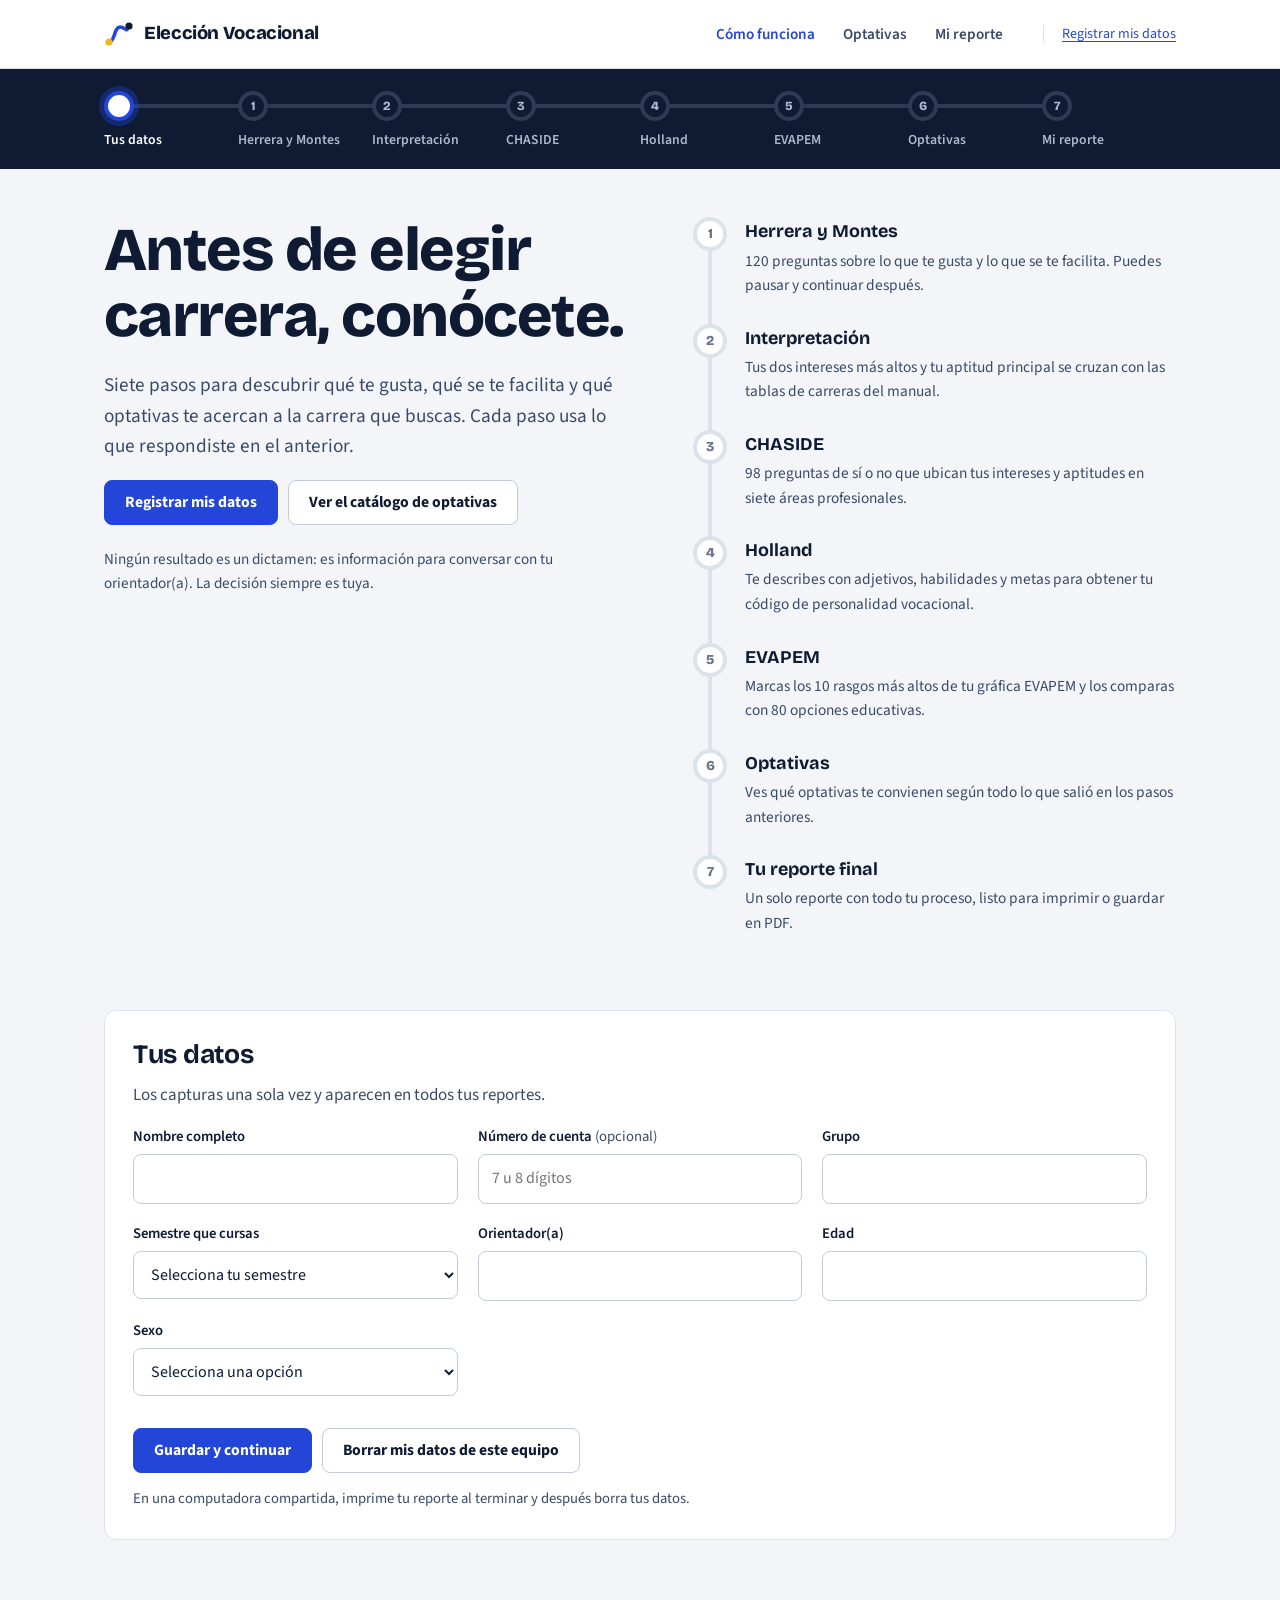
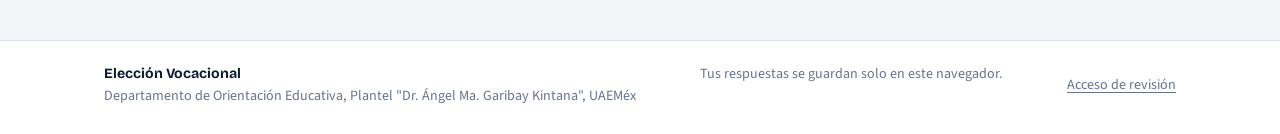
<file: index.html>
<!DOCTYPE html>
<html lang="es">
<head>
<meta charset="utf-8">
<meta name="viewport" content="width=device-width, initial-scale=1">
<title>Elección Vocacional</title>
<meta name="description" content="Ruta de orientación vocacional del Plantel Dr. Ángel Ma. Garibay Kintana, UAEMéx: intereses, aptitudes, perfil EVAPEM y elección de optativas.">
<link rel="preload" href="assets/fuentes/bricolage-grotesque-latin-wght-normal.woff2" as="font" type="font/woff2" crossorigin>
<link rel="stylesheet" href="assets/estilos.css">
</head>
<body>
<main class="contenedor">
  <section class="portada">
    <div>
      <h1>Antes de elegir carrera, conócete.</h1>
      <p class="bajada">Siete pasos para descubrir qué te gusta, qué se te facilita y qué optativas te acercan a la carrera que buscas. Cada paso usa lo que respondiste en el anterior.</p>
      <div class="acciones">
        <a class="btn" id="btn-continuar" href="#ficha">Registrar mis datos</a>
        <a class="btn sec" href="optativas.html">Ver el catálogo de optativas</a>
      </div>
      <p class="sub" style="margin-top:22px;font-size:.95rem;max-width:34em">Ningún resultado es un dictamen: es información para conversar con tu orientador(a). La decisión siempre es tuya.</p>
    </div>
    <ol class="lineas" id="mapa" aria-label="Pasos de la ruta"></ol>
  </section>

  <section class="tarjeta" id="ficha">
    <h2>Tus datos</h2>
    <p class="sub">Los capturas una sola vez y aparecen en todos tus reportes.</p>
    <form id="form-alumno" novalidate>
      <div class="rejilla dos" style="gap:4px 20px">
        <div class="campo"><label for="nombre">Nombre completo</label><input id="nombre" required autocomplete="name"></div>
        <div class="campo"><label for="cuenta">Número de cuenta <span class="sub" style="font-weight:400">(opcional)</span></label><input id="cuenta" inputmode="numeric" placeholder="7 u 8 dígitos"></div>
        <div class="campo"><label for="grupo">Grupo</label><input id="grupo" required></div>
        <div class="campo"><label for="semestre">Semestre que cursas</label>
          <select id="semestre" required>
            <option value="">Selecciona tu semestre</option>
            <option value="4">4.º semestre: eliges optativas de 5.º</option>
            <option value="5">5.º semestre: eliges optativas de 6.º</option>
            <option value="6">6.º semestre</option>
          </select></div>
        <div class="campo"><label for="docente">Orientador(a)</label><input id="docente" required></div>
        <div class="campo"><label for="edad">Edad</label><input id="edad" type="number" min="12" max="25" required></div>
        <div class="campo"><label for="sexo">Sexo</label>
          <select id="sexo" required><option value="">Selecciona una opción</option><option>Femenino</option><option>Masculino</option><option>Prefiero no decir</option></select></div>
      </div>
      <div id="error-ficha" class="aviso alerta oculto" role="alert"></div>
      <div class="acciones">
        <button class="btn" type="submit">Guardar y continuar</button>
        <button class="btn sec" type="button" id="btn-borrar">Borrar mis datos de este equipo</button>
      </div>
      <p class="sub" style="margin:14px 0 0;font-size:.92rem">En una computadora compartida, imprime tu reporte al terminar y después borra tus datos.</p>
    </form>
  </section>
</main>
<script src="assets/datos.js"></script>
<script src="assets/ruta.js"></script>
<script src="assets/revision.js"></script>
<script>
Ruta.montarEncabezado('index.html');
const campos = ['nombre','cuenta','grupo','semestre','docente','edad','sexo'];
const a = Ruta.alumno();
if (a) campos.forEach(c => { document.getElementById(c).value = a[c] || ''; });

function siguientePaso() {
  for (const p of Ruta.PASOS) if (p.clave && !Ruta.completo(p.clave)) return p.archivo;
  return 'reporte.html';
}

document.getElementById('form-alumno').addEventListener('submit', e => {
  e.preventDefault();
  const datos = {}; campos.forEach(c => datos[c] = document.getElementById(c).value.trim());
  const faltan = ['nombre','grupo','semestre','docente','edad','sexo'].filter(c => !datos[c]);
  const err = document.getElementById('error-ficha');
  if (faltan.length || (datos.cuenta && !/^\d{7,8}$/.test(datos.cuenta))) {
    err.textContent = faltan.length ? 'Faltan datos: completa todos los campos excepto el número de cuenta.' : 'El número de cuenta lleva 7 u 8 dígitos, sin espacios ni guiones.';
    err.classList.remove('oculto'); return;
  }
  err.classList.add('oculto');
  Ruta.guardar('alumno', datos);
  location.href = siguientePaso();
});

document.getElementById('btn-borrar').addEventListener('click', () => {
  if (confirm('Se borrarán tus datos y resultados guardados en este navegador. ¿Continuar?')) { Ruta.borrarTodo(); location.reload(); }
});

const DESCR = {
  'herrera-montes.html': '120 preguntas sobre lo que te gusta y lo que se te facilita. Puedes pausar y continuar después.',
  'interpretacion.html': 'Tus dos intereses más altos y tu aptitud principal se cruzan con las tablas de carreras del manual.',
  'chaside.html': '98 preguntas de sí o no que ubican tus intereses y aptitudes en siete áreas profesionales.',
  'holland.html': 'Te describes con adjetivos, habilidades y metas para obtener tu código de personalidad vocacional.',
  'evapem.html': 'Marcas los 10 rasgos más altos de tu gráfica EVAPEM y los comparas con 80 opciones educativas.',
  'optativas.html': 'Ves qué optativas te convienen según todo lo que salió en los pasos anteriores.',
  'reporte.html': 'Un solo reporte con todo tu proceso, listo para imprimir o guardar en PDF.'
};
const sig = siguientePaso();
document.getElementById('mapa').innerHTML = Ruta.PASOS.filter(p => p.n > 0).map(p => {
  const ok = p.clave ? Ruta.completo(p.clave) : false;
  const cls = ok ? 'ok' : (a && p.archivo === sig ? 'sig' : '');
  return `<li class="${cls}"><span class="parada">${ok ? '✓' : p.n}</span>
    <a href="${p.archivo}">${p.corto === 'Mi reporte' ? 'Tu reporte final' : p.corto}</a>${ok ? '<span class="estado">Completado</span>' : ''}
    <p>${DESCR[p.archivo]}</p></li>`;
}).join('');
const btn = document.getElementById('btn-continuar');
if (a) { btn.href = sig; btn.textContent = Ruta.completo('hm') ? 'Continuar donde me quedé' : 'Comenzar con Herrera y Montes'; }
</script>
</body>
</html>
</file>
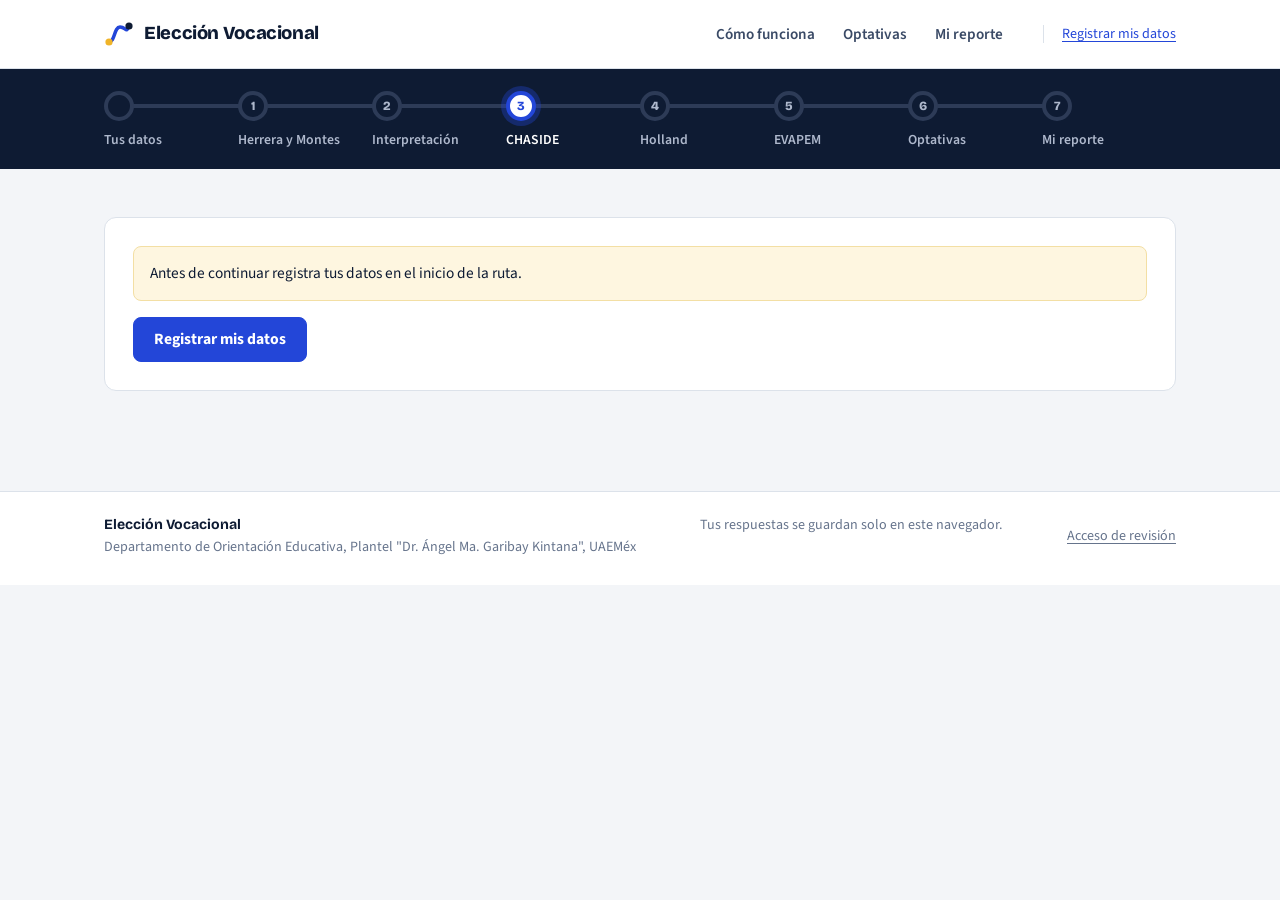
<file: chaside.html>
<!DOCTYPE html>
<html lang="es">
<head>
<meta charset="utf-8">
<meta name="viewport" content="width=device-width, initial-scale=1">
<title>Test CHASIDE | Elección Vocacional</title>
<link rel="preload" href="assets/fuentes/bricolage-grotesque-latin-wght-normal.woff2" as="font" type="font/woff2" crossorigin>
<link rel="stylesheet" href="assets/estilos.css">
</head>
<body>
<main class="contenedor" id="app">

  <section id="v-inicio">
    <div class="intro">
      <span class="paso" data-paso></span>
      <h1>Test de orientación vocacional CHASIDE</h1>
      <p class="sub">98 preguntas de sí o no. Cada una corresponde a una de siete áreas profesionales y mide un interés o una aptitud. Te toma unos 15 minutos.</p>
    </div>
    <div class="tarjeta">
      <h2>Antes de empezar</h2>
      <p>Para contestar, piensa en el tipo de profesión o en la actitud que implica cada pregunta. Responde con sinceridad, no con lo que crees que se espera de ti.</p>
      <div class="chips" style="margin-bottom:12px">
        <span class="chip">Administrativa (C)</span><span class="chip">Humanidades y Ciencias Sociales (H)</span><span class="chip">Artística (A)</span><span class="chip">Ciencias de la Salud (S)</span><span class="chip">Ingenierías (I)</span><span class="chip">Defensa y Seguridad (D)</span><span class="chip">Ciencias Experimentales (E)</span>
      </div>
      <div class="aviso info">Tus respuestas se guardan en cuanto las marcas. Con el teclado: <b>S</b> para sí, <b>N</b> para no, y flechas ← → para moverte.</div>
      <div class="acciones">
        <button class="btn" id="btn-comenzar" type="button">Comenzar</button>
        <button class="btn sec oculto" id="btn-reiniciar" type="button">Volver a empezar desde cero</button>
      </div>
    </div>
  </section>

  <section id="v-test" class="tarjeta oculto" aria-live="polite">
    <div style="display:flex;justify-content:space-between;gap:10px;flex-wrap:wrap;align-items:baseline">
      <h2 style="margin:0">CHASIDE</h2>
      <span class="sub" id="t-contador">1 / 98</span>
    </div>
    <div class="progreso" aria-hidden="true"><div id="t-barra" style="width:0"></div></div>
    <p class="pregunta"><span id="t-num">1.</span> <span id="t-texto"></span></p>
    <fieldset style="border:0;padding:0;margin:0">
      <legend class="sr">Responde sí o no</legend>
      <div class="opciones" id="t-opciones" style="grid-template-columns:repeat(2,minmax(0,220px))">
        <input type="radio" name="op" id="op-si" value="1"><label for="op-si"><b>Sí</b></label>
        <input type="radio" name="op" id="op-no" value="0"><label for="op-no"><b>No</b></label>
      </div>
    </fieldset>
    <div class="acciones" style="justify-content:space-between">
      <button class="btn sec" id="btn-ant" type="button">Anterior</button>
      <span class="sub" id="t-faltan" style="align-self:center;font-size:.92rem"></span>
      <button class="btn sec" id="btn-sig" type="button">Siguiente</button>
    </div>
  </section>

  <section id="v-resultados" class="oculto">
    <div class="intro" style="max-width:none">
      <span class="paso">Resultados</span>
      <h1>Tus áreas CHASIDE</h1>
      <p class="sub" id="r-ficha"></p>
    </div>
    <div class="solo-impresion tarjeta">Departamento de Orientación Educativa, Plantel "Dr. Ángel Ma. Garibay Kintana", UAEMéx. Test CHASIDE.</div>
    <div class="rejilla dos">
      <div class="tarjeta"><h2>Puntaje por área</h2><p class="sub" style="font-size:.95rem">Preguntas contestadas con "sí" de las 14 de cada área.</p><div id="r-total"></div></div>
      <div class="tarjeta"><h2>Intereses y aptitudes</h2><p class="sub" style="font-size:.95rem">De cada área, 10 preguntas miden intereses y 4 miden aptitudes.</p><div id="r-tabla"></div></div>
    </div>
    <div id="r-top"></div>
    <div class="tarjeta" id="r-lectura"></div>
    <div class="aviso">Los resultados son una referencia para reflexionar, no un dictamen. Compártelos con tu orientador(a) y compruébalos con alguien que te conozca bien.</div>
    <div class="acciones no-imprimir">
      <a class="btn" data-siguiente href="holland.html">Continuar</a>
      <button class="btn sec" type="button" onclick="window.print()">Imprimir o guardar en PDF</button>
      <button class="btn sec" type="button" id="btn-revisar">Revisar mis respuestas</button>
    </div>
  </section>
</main>
<script src="assets/datos.js"></script>
<script src="assets/datos-tests.js"></script>
<script src="assets/ruta.js"></script>
<script src="assets/revision.js"></script>
<script>
Ruta.montarEncabezado('chaside.html');
const T = window.TESTS.chaside, N = T.preguntas.length;
const AREA = Object.fromEntries(T.areas.map(a => [a.id, a]));
const app = document.getElementById('app');
const vistas = ['v-inicio', 'v-test', 'v-resultados'];
function ver(id) { vistas.forEach(v => document.getElementById(v).classList.toggle('oculto', v !== id)); window.scrollTo(0, 0); }

let st = Ruta.obtener('chaside') || {};
st.resp = st.resp || Array(N).fill(null);
let idx = st.idx || 0;
const guardarAvance = () => { st.idx = idx; Ruta.guardar('chaside', st); };

if (Ruta.exigirAlumno(app)) {
  if (st.completado) mostrarResultados();
  else if (st.resp.some(v => v !== null)) { document.getElementById('btn-comenzar').textContent = 'Continuar donde me quedé'; document.getElementById('btn-reiniciar').classList.remove('oculto'); }
}
document.getElementById('btn-comenzar').onclick = () => { ver('v-test'); cargar(); };
document.getElementById('btn-reiniciar').onclick = () => { if (!confirm('Se borrarán tus 98 respuestas. ¿Continuar?')) return; st = { resp: Array(N).fill(null) }; idx = 0; guardarAvance(); ver('v-test'); cargar(); };
document.getElementById('btn-revisar').onclick = () => { idx = 0; ver('v-test'); cargar(); };

function cargar() {
  document.getElementById('t-contador').textContent = `${idx + 1} / ${N}`;
  document.getElementById('t-barra').style.width = (st.resp.filter(v => v !== null).length / N * 100) + '%';
  document.getElementById('t-num').textContent = (idx + 1) + '.';
  document.getElementById('t-texto').textContent = T.preguntas[idx];
  document.getElementById('op-si').checked = st.resp[idx] === 1;
  document.getElementById('op-no').checked = st.resp[idx] === 0;
  const faltan = st.resp.filter(v => v === null).length;
  document.getElementById('t-faltan').textContent = faltan ? `Te faltan ${faltan}` : 'Todas contestadas';
  document.getElementById('btn-ant').disabled = idx === 0;
  document.getElementById('btn-sig').textContent = idx === N - 1 ? 'Ver resultados' : 'Siguiente';
}
let temp = null;
function responder(v) { st.resp[idx] = v; guardarAvance(); if (st.completado) calcular(); clearTimeout(temp); temp = setTimeout(avanzar, 200); }
['op-si', 'op-no'].forEach(id => document.getElementById(id).addEventListener('change', e => responder(+e.target.value)));
function avanzar() {
  if (idx < N - 1) { idx++; guardarAvance(); cargar(); return; }
  const pend = st.resp.findIndex(v => v === null);
  if (pend !== -1) { idx = pend; cargar(); document.getElementById('t-faltan').textContent = 'Aún falta esta pregunta por contestar.'; return; }
  calcular(); mostrarResultados();
}
document.getElementById('btn-sig').onclick = avanzar;
document.getElementById('btn-ant').onclick = () => { if (idx > 0) { idx--; guardarAvance(); cargar(); } };
document.addEventListener('keydown', e => {
  if (document.getElementById('v-test').classList.contains('oculto') || e.target.matches('input[type=text],textarea')) return;
  const k = e.key.toLowerCase();
  if (k === 's' || k === 'n') { const id = k === 's' ? 'op-si' : 'op-no'; document.getElementById(id).checked = true; responder(k === 's' ? 1 : 0); }
  else if (e.key === 'ArrowRight' && st.resp[idx] !== null) avanzar();
  else if (e.key === 'ArrowLeft' && idx > 0) { idx--; cargar(); }
});

/* Calificación según el cuadro del formato: cada "sí" vale un punto en el área y tipo (interés/aptitud) de su número. */
function calcular() {
  const tot = {}; T.areas.forEach(a => tot[a.id] = { i: 0, a: 0, t: 0 });
  st.resp.forEach((v, i) => { if (v === 1) { const [area, tipo] = T.clave[i + 1]; tot[area][tipo]++; tot[area].t++; } });
  const orden = T.areas.map((a, k) => ({ id: a.id, ...tot[a.id], k })).sort((x, y) => y.t - x.t || y.i - x.i || x.k - y.k);
  const corte = orden[1].t;
  const top = orden.filter(x => x.t >= corte && x.t > 0).map(x => x.id);
  const topInt = [...orden].sort((x, y) => y.i - x.i || x.k - y.k)[0].id;
  const topApt = [...orden].sort((x, y) => y.a - x.a || x.k - y.k)[0].id;
  Object.assign(st, { totales: tot, top, topInt, topApt, completado: new Date().toISOString() });
  delete st.idx; Ruta.guardar('chaside', st);
}

function mostrarResultados() {
  ver('v-resultados');
  const al = Ruta.alumno(), tot = st.totales;
  document.getElementById('r-ficha').textContent = `${al.nombre}, grupo ${al.grupo}. ${Ruta.fecha(st.completado)}`;
  const items = T.areas.map(a => ({ clave: a.id, nombre: `${a.nombre} (${a.id})`, valor: Math.round(tot[a.id].t / 14 * 100), texto: `${tot[a.id].t}/14` }))
    .sort((x, y) => tot[y.clave].t - tot[x.clave].t);
  document.getElementById('r-total').innerHTML = Ruta.barras(items, { resaltar: st.top.slice(0, 2) });
  document.getElementById('r-tabla').innerHTML = `<table><thead><tr><th>Área</th><th class="num">Intereses</th><th class="num">Aptitudes</th><th class="num">Total</th></tr></thead><tbody>${T.areas.map(a => `<tr><td>${a.nombre} (${a.id})</td><td class="num">${tot[a.id].i}/10</td><td class="num">${tot[a.id].a}/4</td><td class="num"><b>${tot[a.id].t}</b></td></tr>`).join('')}</tbody></table>`;
  const empate = st.top.length > 2;
  document.getElementById('r-top').innerHTML = (empate ? `<div class="aviso">Hay un empate en el segundo lugar; se muestran todas las áreas empatadas.</div>` : '') +
    `<div class="rejilla dos">${st.top.map((id, i) => { const a = AREA[id]; return `<div class="tarjeta ${i === 0 ? 'oro' : ''}">
      <span class="etiqueta">${i === 0 ? 'Área con mayor puntuación' : 'Siguiente área'}</span><h2>${a.nombre} (${a.id})</h2>
      <p style="margin-bottom:6px"><b>Intereses del área:</b> ${a.intereses.join(', ')}.</p>
      <p style="margin-bottom:10px"><b>Aptitudes del área:</b> ${a.aptitudes.join(', ')}.</p>
      <div class="chips">${a.carreras.map(c => `<span class="chip">${c}</span>`).join('')}</div>
      <p class="sub" style="font-size:.85rem;margin:8px 0 0">Carreras de ejemplo del área.</p></div>`; }).join('')}</div>`;
  const ai = AREA[st.topInt], aa = AREA[st.topApt];
  document.getElementById('r-lectura').innerHTML = `<h2>Interés y aptitud</h2>` + (st.topInt === st.topApt
    ? `<p>Tu interés más alto y tu aptitud más alta están en la misma área: <b>${ai.nombre}</b>. Es una señal consistente: te gusta y te consideras capaz.</p>`
    : `<p>Tu interés más alto está en <b>${ai.nombre}</b> y tu aptitud más alta en <b>${aa.nombre}</b>. Cuando no coinciden, conviene preguntarte qué carreras combinan las dos cosas y comentarlo con tu orientador(a).</p>`) +
    `<p class="sub" style="margin:0">El formato sugiere comprobar con un compañero(a) o familiar si tienes las cualidades que aparecen en tus áreas.</p>`;
}

/* Modo de revisión: respuestas de ejemplo coherentes (perfil con dos áreas fuertes) */
window.autollenar = function () {
  const fuertes = ['S', 'E'];
  st = { resp: Array.from({ length: N }, (_, i) => { const [area] = T.clave[i + 1]; return fuertes.includes(area) ? (Math.random() < .85 ? 1 : 0) : (Math.random() < .3 ? 1 : 0); }) };
  calcular(); mostrarResultados();
};
</script>
</body>
</html>
</file>
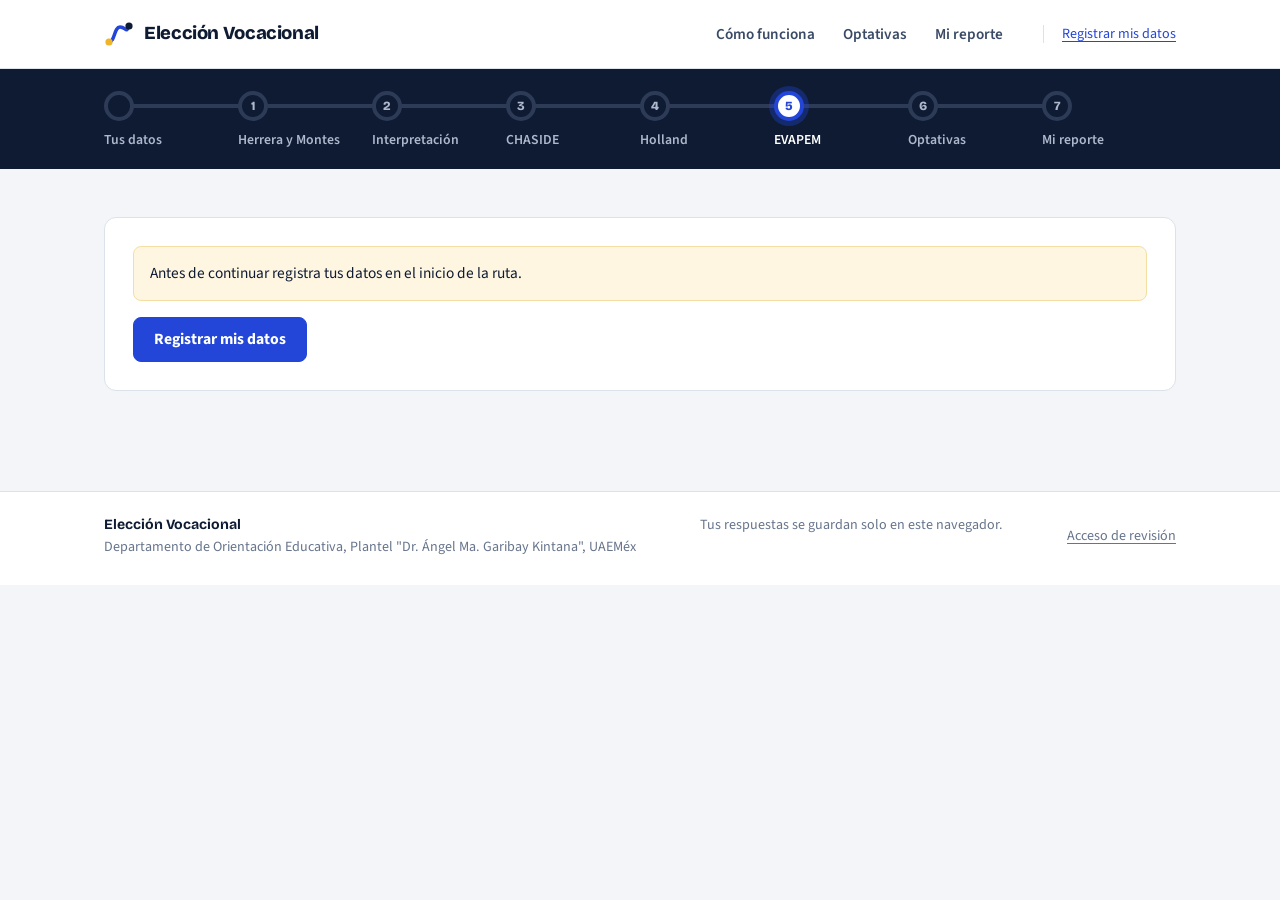
<file: evapem.html>
<!DOCTYPE html>
<html lang="es">
<head>
<meta charset="utf-8">
<meta name="viewport" content="width=device-width, initial-scale=1">
<title>Perfil vocacional EVAPEM IV | Elección Vocacional</title>
<link rel="preload" href="assets/fuentes/bricolage-grotesque-latin-wght-normal.woff2" as="font" type="font/woff2" crossorigin>
<link rel="stylesheet" href="assets/estilos.css">
</head>
<body>
<main class="contenedor" id="app">
  <section class="intro no-imprimir">
    <span class="paso" data-paso></span>
    <h1>Perfil vocacional EVAPEM IV</h1>
    <p class="sub">Compara los rasgos más altos de tu gráfica EVAPEM con el perfil de ingreso de 80 opciones educativas.</p>
    <ol style="padding-left:20px;margin:10px 0">
      <li>Abre tu gráfica de resultados de EVAPEM.</li>
      <li>Marca los <b>10 rasgos con puntaje más alto</b> (escala "Superior").</li>
      <li>Si no completas 10 en "Superior", completa con los más altos de tu escala "Altos".</li>
    </ol>
  </section>

  <section class="tarjeta no-imprimir">
    <div style="display:flex;justify-content:space-between;align-items:baseline;flex-wrap:wrap;gap:8px">
      <h2 style="margin:0">Tus 10 rasgos</h2>
      <span class="chip" id="contador" aria-live="polite">0 / 10</span>
    </div>
    <h3 style="margin-top:14px">Intereses (1–10)</h3><div class="rasgos" id="g1"></div>
    <h3 style="margin-top:14px">Aptitudes (11–21)</h3><div class="rasgos" id="g2"></div>
    <h3 style="margin-top:14px">Habilidades (22–38)</h3><div class="rasgos" id="g3"></div>
    <div class="acciones"><button class="btn sec" type="button" id="btn-limpiar">Limpiar selección</button></div>
  </section>

  <section id="resultados">
    <div class="tarjeta solo-impresion"><strong>Departamento de Orientación Educativa, Plantel "Dr. Ángel Ma. Garibay Kintana", UAEMéx</strong><br>Informe de perfil vocacional (EVAPEM IV)</div>
    <div class="tarjeta solo-impresion"><p id="ficha-imp" style="margin:0"></p></div>
    <div id="aviso-incompleto" class="aviso info no-imprimir">Marca exactamente 10 rasgos para ver tus resultados.</div>
    <div id="bloque-res" class="oculto">
      <div class="tarjeta">
        
        <h2>Afinidad por área de conocimiento</h2>
        <p class="sub">Promedio de tu afinidad con las carreras de cada área. Un área alta es una buena señal aunque una carrera concreta no aparezca en tu top 10.</p>
        <div id="areas"></div>
      </div>
      <div class="tarjeta">
        
        <h2>Top 15 de compatibilidad</h2>
        <div style="overflow-x:auto"><table id="tabla-top"></table></div>
        <details class="no-imprimir" style="margin-top:12px"><summary style="cursor:pointer;font-weight:600">Ver las 80 opciones</summary><div style="overflow-x:auto"><table id="tabla-todas"></table></div></details>
      </div>
      <div class="tarjeta suave">
        <h3>¿Cómo se calcula la afinidad?</h3>
        <p style="font-size:.92rem">Cada carrera requiere entre 13 y 33 rasgos, pero tú marcas 10. Para que todas las carreras se midan con la misma regla, la afinidad es: <b>rasgos tuyos que la carrera requiere ÷ el máximo que podrías cubrir</b> (10, o menos si la carrera pide menos de 10). Así, una ingeniería que pide 33 rasgos puede llegar al 100 % igual que Historia, que pide 13.</p>
        <p style="font-size:.92rem;margin:0"><b>"Gusto" y "Habilidad"</b> muestran qué parte de los rasgos de interés (1–10) y de aptitud (11–21) que pide la carrera cubriste. Las carreras marcadas con el mismo símbolo ◆ tienen exactamente el mismo perfil en EVAPEM, por eso empatan.</p>
      </div>
      <div class="aviso">Este análisis es una herramienta de apoyo para tu decisión y no debe tomarse como absoluto. Compleméntalo con tu reflexión personal y la guía de tu orientador(a).</div>
      <div class="acciones no-imprimir">
        <a class="btn" data-siguiente href="optativas.html">Continuar</a>
        <button class="btn sec" type="button" onclick="window.print()">Imprimir o guardar en PDF</button>
      </div>
    </div>
  </section>
</main>
<script src="assets/datos.js"></script>
<script src="assets/ruta.js"></script>
<script src="assets/revision.js"></script>
<script>
Ruta.montarEncabezado('evapem.html');
const D = window.DATOS;
const AREAS = { SOC: 'Sociales, Administración y Derecho', ING: 'Ingeniería, Manufactura y Construcción', SAL: 'Ciencias de la Salud', NAT: 'Ciencias Naturales, Exactas y Computación', AGR: 'Agronomía y Veterinaria', EDU: 'Educación y Humanidades', ART: 'Artes y Diseño' };
const app = document.getElementById('app');
const MAX = 10;
let sel = new Set((Ruta.obtener('evapem') || {}).rasgos || []);

// Carreras con perfil idéntico (mismos rasgos requeridos)
const grupos = {}; D.evapem.forEach(c => { const k = c.r.join(','); (grupos[k] = grupos[k] || []).push(c.n); });
const simbolo = {}; let g = 0; Object.values(grupos).filter(v => v.length > 1).forEach(v => { g++; v.forEach(n => simbolo[n] = g); });

if (Ruta.exigirAlumno(app)) {
  [['g1', 1, 10], ['g2', 11, 21], ['g3', 22, 38]].forEach(([id, a, b]) => {
    const cont = document.getElementById(id);
    for (let i = a; i <= b; i++) {
      const bt = document.createElement('button');
      bt.type = 'button'; bt.textContent = i; bt.dataset.n = i; bt.setAttribute('aria-label', 'Rasgo ' + i);
      bt.onclick = () => { sel.has(i) ? sel.delete(i) : sel.size < MAX && sel.add(i); actualizar(); };
      cont.appendChild(bt);
    }
  });
  document.getElementById('btn-limpiar').onclick = () => { sel.clear(); actualizar(); };
  actualizar();
}

function actualizar() {
  document.querySelectorAll('.rasgos button').forEach(b => {
    const on = sel.has(+b.dataset.n);
    b.setAttribute('aria-pressed', on); b.disabled = !on && sel.size >= MAX;
  });
  document.getElementById('contador').textContent = `${sel.size} / ${MAX}`;
  const listo = sel.size === MAX;
  document.getElementById('aviso-incompleto').classList.toggle('oculto', listo);
  document.getElementById('aviso-incompleto').textContent = sel.size > 0 ? `Llevas ${sel.size} rasgos; marca ${MAX - sel.size} más para ver tus resultados.` : 'Marca exactamente 10 rasgos para ver tus resultados.';
  document.getElementById('bloque-res').classList.toggle('oculto', !listo);
  if (!listo) { Ruta.guardar('evapem', { rasgos: [...sel], completado: null }); return; }
  calcular();
}

function calcular() {
  const res = D.evapem.map(c => {
    const m = c.r.filter(r => sel.has(r));
    const reqI = c.r.filter(r => r <= 10), reqA = c.r.filter(r => r >= 11 && r <= 21);
    return { n: c.n, a: c.a, req: c.r.length, m: m.length,
      afin: Math.round(m.length / Math.min(MAX, c.r.length) * 1000) / 10,
      gusto: reqI.length ? Math.round(m.filter(r => r <= 10).length / reqI.length * 100) : 0,
      habil: reqA.length ? Math.round(m.filter(r => r >= 11 && r <= 21).length / reqA.length * 100) : 0 };
  }).sort((x, y) => y.afin - x.afin || y.m - x.m || x.n.localeCompare(y.n, 'es'));

  const porArea = {}; res.forEach(r => (porArea[r.a] = porArea[r.a] || []).push(r.afin));
  const areas = Object.keys(AREAS).map(k => ({ clave: k, nombre: AREAS[k], valor: Math.round(porArea[k].reduce((s, v) => s + v, 0) / porArea[k].length) }))
    .sort((a, b) => b.valor - a.valor);
  document.getElementById('areas').innerHTML = Ruta.barras(areas, { resaltar: [areas[0].clave] });

  const fila = (r, i) => `<tr><td class="num">${i + 1}</td><td>${Ruta.esc(r.n)} ${simbolo[r.n] ? `<span title="Mismo perfil EVAPEM que otras carreras" style="color:var(--oro)">◆${simbolo[r.n]}</span>` : ''}<br><span class="sub" style="font-size:.78rem">${AREAS[r.a]}</span></td>
    <td class="num">${r.gusto}%</td><td class="num">${r.habil}%</td><td class="num">${r.m} / ${Math.min(MAX, r.req)}</td><td class="num"><b>${r.afin}%</b></td></tr>`;
  const cab = '<thead><tr><th class="num">#</th><th>Opción educativa</th><th class="num">Gusto</th><th class="num">Habilidad</th><th class="num">Rasgos</th><th class="num">Afinidad</th></tr></thead>';
  document.getElementById('tabla-top').innerHTML = cab + '<tbody>' + res.slice(0, 15).map(fila).join('') + '</tbody>';
  document.getElementById('tabla-todas').innerHTML = cab + '<tbody>' + res.map(fila).join('') + '</tbody>';
  const al = Ruta.alumno();
  document.getElementById('ficha-imp').innerHTML = `<b>${Ruta.esc(al.nombre)}</b>, grupo ${Ruta.esc(al.grupo)}, Orientador(a): ${Ruta.esc(al.docente)}, ${Ruta.fecha()}<br>Rasgos marcados: ${[...sel].sort((a, b) => a - b).join(', ')}`;
  Ruta.guardar('evapem', { rasgos: [...sel], top: res.slice(0, 15).map(({ n, a, afin, m, req }) => ({ n, a, afin, m, req })), areas, completado: new Date().toISOString() });
}

/* Modo de revisión: 10 rasgos al azar */
window.autollenar = function () {
  const todos = Array.from({ length: 38 }, (_, i) => i + 1).sort(() => Math.random() - .5);
  sel = new Set(todos.slice(0, 10)); actualizar();
  document.getElementById('bloque-res').scrollIntoView();
};
</script>
</body>
</html>
</file>
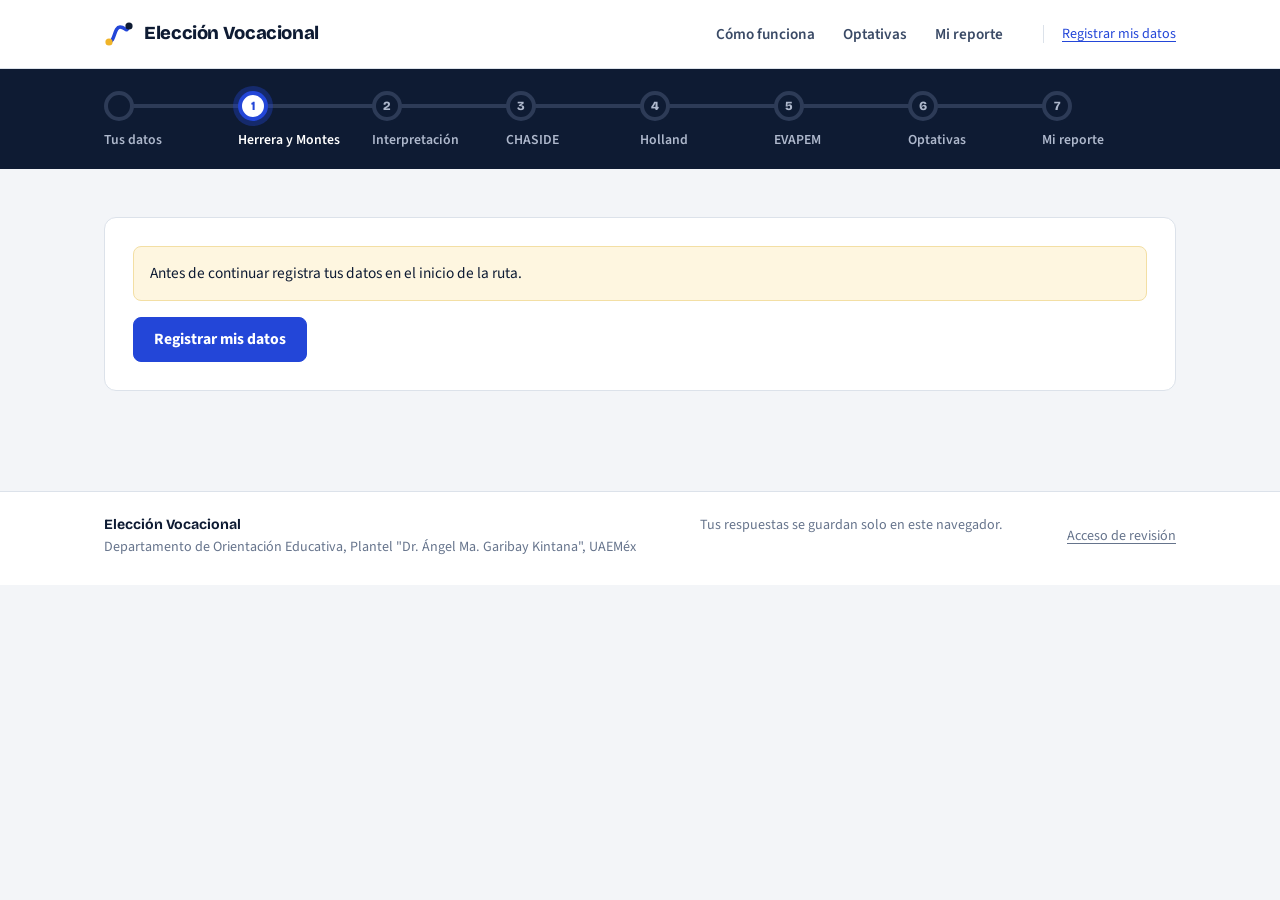
<file: herrera-montes.html>
<!DOCTYPE html>
<html lang="es">
<head>
<meta charset="utf-8">
<meta name="viewport" content="width=device-width, initial-scale=1">
<title>Cuestionario de Intereses y Aptitudes (Herrera y Montes) | Elección Vocacional</title>
<link rel="preload" href="assets/fuentes/bricolage-grotesque-latin-wght-normal.woff2" as="font" type="font/woff2" crossorigin>
<link rel="stylesheet" href="assets/estilos.css">
</head>
<body>
<main class="contenedor" id="app">

  <!-- Instrucciones -->
  <section id="v-inicio">
    <div class="intro">
    <span class="paso" data-paso></span>
    <h1>Cuestionario de Intereses y Aptitudes</h1>
    <p class="sub">Modelo de Luis Herrera y Montes, actualizado para estudiantes de bachillerato. Son dos secciones de 60 preguntas; te toma entre 20 y 30 minutos.</p>
    </div>
    <div class="rejilla dos">
      <div class="tarjeta suave" style="margin:0">
        <h3>Intereses: 60 preguntas</h3>
        <p>Pregúntate: <b>¿Qué tanto me gustaría hacer esto?</b></p>
        <p class="sub" style="margin:0">Respondes de 4 (me gusta mucho) a 0 (me desagrada mucho).</p>
      </div>
      <div class="tarjeta oro" style="margin:0">
        <h3>Aptitudes: 60 preguntas</h3>
        <p>Pregúntate: <b>¿Qué tan apto(a) me considero para esto?</b>, aunque no te guste.</p>
        <p class="sub" style="margin:0">Respondes de 4 (muy competente) a 0 (incompetente).</p>
      </div>
    </div>
    <div class="aviso info" style="margin-top:14px">Tus respuestas se guardan en cuanto las marcas. Si cierras la página, podrás continuar donde te quedaste. También puedes contestar con el teclado: teclas <b>0</b> a <b>4</b>, y flechas ← → para moverte.</div>
    <div class="acciones">
      <button class="btn" id="btn-comenzar" type="button">Comenzar</button>
      <button class="btn sec oculto" id="btn-reiniciar" type="button">Volver a empezar desde cero</button>
    </div>
  </section>

  <!-- Cuestionario -->
  <section id="v-test" class="tarjeta oculto" aria-live="polite">
    <div style="display:flex;justify-content:space-between;gap:10px;flex-wrap:wrap;align-items:baseline">
      <h2 id="t-seccion" style="margin:0">Intereses</h2>
      <span class="sub" id="t-contador">1 / 60</span>
    </div>
    <p class="sub" id="t-pregunta-guia" style="margin:4px 0 0">¿Qué tanto te gustaría…?</p>
    <div class="progreso" aria-hidden="true"><div id="t-barra" style="width:0"></div></div>
    <p class="pregunta"><span id="t-num">1.</span> <span id="t-texto"></span></p>
    <fieldset style="border:0;padding:0;margin:0">
      <legend class="sr">Elige una opción</legend>
      <div class="opciones" id="t-opciones"></div>
    </fieldset>
    <div class="acciones" style="justify-content:space-between">
      <button class="btn sec" id="btn-ant" type="button">Anterior</button>
      <span class="sub" id="t-faltan" style="align-self:center;font-size:.86rem"></span>
      <button class="btn sec" id="btn-sig" type="button">Siguiente</button>
    </div>
  </section>

  <!-- Transición -->
  <section id="v-transicion" class="tarjeta oculto">
    <span class="etiqueta">Sección 1 completada</span>
    <h2>¡Terminaste la sección de Intereses!</h2>
    <p>Ahora contestarás la sección de <b>Aptitudes</b>. Recuerda: no se trata de si te gusta la actividad, sino de qué tan capaz te consideras para aprenderla o realizarla.</p>
    <div class="acciones"><button class="btn sec" id="btn-volver-int" type="button">Revisar intereses</button><button class="btn" id="btn-ir-apt" type="button">Comenzar aptitudes</button></div>
  </section>

  <!-- Resultados -->
  <section id="v-resultados" class="oculto">
    <div class="intro" style="max-width:none">
      <span class="paso">Resultados</span>
      <h1>Tu perfil de intereses y aptitudes</h1>
      <p class="sub" id="r-ficha"></p>
      <div class="aviso">Las líneas verticales de cada barra marcan el 50 % y el 75 %. Según el manual, de 75 % a 100 % son <b>intereses profesionales</b> y <b>aptitudes desarrolladas</b>.</div>
    </div>
    <div class="rejilla dos">
      <div class="tarjeta"><h2>Perfil de intereses</h2><div id="r-int"></div></div>
      <div class="tarjeta"><h2>Perfil de aptitudes</h2><div id="r-apt"></div></div>
    </div>
    <div class="tarjeta" id="r-perfil-bajo"></div>
    <div class="acciones no-imprimir">
      <a class="btn" data-siguiente href="interpretacion.html">Continuar</a>
      <button class="btn sec" type="button" onclick="window.print()">Imprimir o guardar en PDF</button>
      <button class="btn sec" type="button" id="btn-revisar">Revisar mis respuestas</button>
    </div>
  </section>
</main>
<script src="assets/datos.js"></script>
<script src="assets/ruta.js"></script>
<script src="assets/revision.js"></script>
<script>
Ruta.montarEncabezado('herrera-montes.html');
const D = window.DATOS;
const ESCALAS = {
  int: [[4,'Me gusta mucho'],[3,'Me gusta algo o en parte'],[2,'Me es indiferente'],[1,'Me desagrada algo'],[0,'Me desagrada mucho']],
  apt: [[4,'Muy competente'],[3,'Competente'],[2,'Medianamente competente'],[1,'Muy poco competente'],[0,'Incompetente']]
};
const app = document.getElementById('app');
const vistas = ['v-inicio','v-test','v-transicion','v-resultados'];
function ver(id) { vistas.forEach(v => document.getElementById(v).classList.toggle('oculto', v !== id)); window.scrollTo(0, 0); }

let st = Ruta.obtener('hm') || {};
st.respInt = st.respInt || Array(60).fill(null);
st.respApt = st.respApt || Array(60).fill(null);
let seccion = st.seccion || 'int';
let idx = st.idx || 0;

function guardarAvance() { st.seccion = seccion; st.idx = idx; Ruta.guardar('hm', st); }
const resp = () => seccion === 'int' ? st.respInt : st.respApt;

if (Ruta.exigirAlumno(app)) iniciar();

function iniciar() {
  const empezado = st.respInt.some(v => v !== null);
  if (st.completado) { mostrarResultados(); return; }
  if (empezado) {
    document.getElementById('btn-comenzar').textContent = 'Continuar donde me quedé';
    document.getElementById('btn-reiniciar').classList.remove('oculto');
  }
}

document.getElementById('btn-comenzar').onclick = () => { ver('v-test'); cargar(); };
document.getElementById('btn-reiniciar').onclick = () => {
  if (!confirm('Se borrarán tus 120 respuestas. ¿Continuar?')) return;
  st = { respInt: Array(60).fill(null), respApt: Array(60).fill(null) }; seccion = 'int'; idx = 0; guardarAvance(); ver('v-test'); cargar();
};
document.getElementById('btn-ir-apt').onclick = () => { seccion = 'apt'; idx = 0; guardarAvance(); ver('v-test'); cargar(); };
document.getElementById('btn-volver-int').onclick = () => { seccion = 'int'; idx = 59; ver('v-test'); cargar(); };
document.getElementById('btn-revisar').onclick = () => { seccion = 'int'; idx = 0; ver('v-test'); cargar(); };

function cargar() {
  const esInt = seccion === 'int';
  const banco = esInt ? D.preguntasInt : D.preguntasApt;
  document.getElementById('t-seccion').textContent = esInt ? 'Intereses' : 'Aptitudes';
  document.getElementById('t-pregunta-guia').textContent = esInt ? (idx >= 50 ? '¿Qué tanto te gustaría trabajar como…?' : '¿Qué tanto te gustaría…?') : '¿Qué tan apto(a) te consideras para…?';
  document.getElementById('t-contador').textContent = `${idx + 1} / 60`;
  const hechas = st.respInt.filter(v => v !== null).length + st.respApt.filter(v => v !== null).length;
  document.getElementById('t-barra').style.width = (hechas / 120 * 100) + '%';
  document.getElementById('t-num').textContent = (idx + 1) + '.';
  document.getElementById('t-texto').textContent = banco[idx];
  const r = resp();
  document.getElementById('t-opciones').innerHTML = ESCALAS[seccion].map(([v, t]) => `
    <input type="radio" name="op" id="op${v}" value="${v}" ${r[idx] === v ? 'checked' : ''}>
    <label for="op${v}"><b>${v}</b><span>${t}</span></label>`).join('');
  document.querySelectorAll('#t-opciones input').forEach(inp => inp.addEventListener('change', () => responder(+inp.value)));
  const faltan = r.filter(v => v === null).length;
  document.getElementById('t-faltan').textContent = faltan ? `Te faltan ${faltan} en esta sección` : 'Sección completa';
  document.getElementById('btn-ant').disabled = (seccion === 'int' && idx === 0);
  document.getElementById('btn-sig').textContent = idx === 59 ? (seccion === 'int' ? 'Ir a Aptitudes' : 'Ver resultados') : 'Siguiente';
}

let temporizador = null;
function responder(v) {
  resp()[idx] = v; guardarAvance();
  if (st.completado) calcular(); // revisión: mantener resultados al día
  clearTimeout(temporizador);
  temporizador = setTimeout(avanzar, 220);
}
function avanzar() {
  if (idx < 59) { idx++; guardarAvance(); cargar(); return; }
  const r = resp(); const pend = r.findIndex(v => v === null);
  if (pend !== -1) { idx = pend; cargar(); document.getElementById('t-faltan').textContent = 'Aún falta esta pregunta por contestar.'; return; }
  if (seccion === 'int') { ver('v-transicion'); return; }
  const pendInt = st.respInt.findIndex(v => v === null);
  if (pendInt !== -1) { seccion = 'int'; idx = pendInt; cargar(); return; }
  calcular(); mostrarResultados();
}
function retroceder() {
  if (idx > 0) idx--; else if (seccion === 'apt') { seccion = 'int'; idx = 59; }
  guardarAvance(); cargar();
}
document.getElementById('btn-sig').onclick = avanzar;
document.getElementById('btn-ant').onclick = retroceder;
document.addEventListener('keydown', e => {
  if (document.getElementById('v-test').classList.contains('oculto')) return;
  if (/^[0-4]$/.test(e.key)) { const inp = document.getElementById('op' + e.key); inp.checked = true; responder(+e.key); }
  else if (e.key === 'ArrowRight' && resp()[idx] !== null) avanzar();
  else if (e.key === 'ArrowLeft') retroceder();
});

/* Calificación según la hoja de respuestas del manual:
   la columna de cada pregunta es (número - 1) mod 10; se suman 6 preguntas (máx. 24) y se convierte con la tabla de porcentajes. */
function puntuar(respuestas, cats) {
  const sumas = Array(10).fill(0);
  respuestas.forEach((v, i) => sumas[i % 10] += (v || 0));
  const pct = {}, suma = {};
  cats.forEach(([k], c) => { suma[k] = sumas[c]; pct[k] = D.tablaPct[sumas[c]]; });
  return { suma, pct };
}
function calcular() {
  const i = puntuar(st.respInt, D.catInt), a = puntuar(st.respApt, D.catApt);
  Object.assign(st, { sumInt: i.suma, pctInt: i.pct, sumApt: a.suma, pctApt: a.pct, completado: new Date().toISOString(), fuente: 'cuestionario en línea' });
  delete st.seccion; delete st.idx;
  Ruta.guardar('hm', st);
  // Si el alumno rehace el test, su interpretación anterior deja de ser válida.
  const ip = Ruta.obtener('interp'); if (ip) { ip.completado = null; Ruta.guardar('interp', ip); }
}

function mostrarResultados() {
  ver('v-resultados');
  const al = Ruta.alumno();
  document.getElementById('r-ficha').textContent = `${al.nombre}, grupo ${al.grupo}, ${Ruta.fecha(st.completado)}`;
  const oi = Ruta.ordenar(st.pctInt, D.catInt), oa = Ruta.ordenar(st.pctApt, D.catApt);
  const topI = oi.slice(0, 2).map(x => x.clave), topA = [oa[0].clave];
  document.getElementById('r-int').innerHTML = Ruta.barras(D.catInt.map(([k, n]) => ({ clave: k, nombre: n, valor: st.pctInt[k] })), { resaltar: topI }) +
    `<p class="sub" style="margin-top:10px;font-size:.88rem">Más altos: <b>${oi.slice(0, 4).map(x => `${x.nombre} (${x.valor}%)`).join(', ')}</b></p>`;
  document.getElementById('r-apt').innerHTML = Ruta.barras(D.catApt.map(([k, n]) => ({ clave: k, nombre: n, valor: st.pctApt[k] })), { resaltar: topA, clase: 'apt' }) +
    `<p class="sub" style="margin-top:10px;font-size:.88rem">Más altas: <b>${oa.slice(0, 4).map(x => `${x.nombre} (${x.valor}%)`).join(', ')}</b></p>`;
  const caja = document.getElementById('r-perfil-bajo');
  const maxA = oa[0].valor, maxI = oi[0].valor;
  const notas = [];
  if (maxI < 75) notas.push('Ninguno de tus intereses llegó al 75 %. El manual sugiere tomar de todos modos los dos más altos, y comentarlo con tu orientador(a).');
  if (maxA < 50) notas.push('Tu perfil de aptitudes salió bajo. El manual explica que a veces nos subestimamos o nos comparamos con otros; en ese caso, interpreta tu perfil a partir de la columna más alta.');
  caja.innerHTML = notas.length ? '<h3>Para tomar en cuenta</h3>' + notas.map(n => `<p>${n}</p>`).join('') : '';
  caja.classList.toggle('oculto', !notas.length);
}

/* Modo de revisión: respuestas de ejemplo con dos columnas fuertes elegidas al azar */
window.autollenar = function () {
  const cols = [0,1,2,3,4,5,6,7,8,9].sort(() => Math.random() - .5);
  const fi = cols.slice(0, 2), fa = [cols[Math.random() < .5 ? 0 : 2]];
  const gen = fuertes => Array.from({ length: 60 }, (_, i) => fuertes.includes(i % 10) ? 3 + Math.round(Math.random()) : Math.floor(Math.random() * 3));
  st = { respInt: gen(fi), respApt: gen(fa) }; seccion = 'int'; idx = 0;
  calcular(); mostrarResultados();
};
</script>
</body>
</html>
</file>
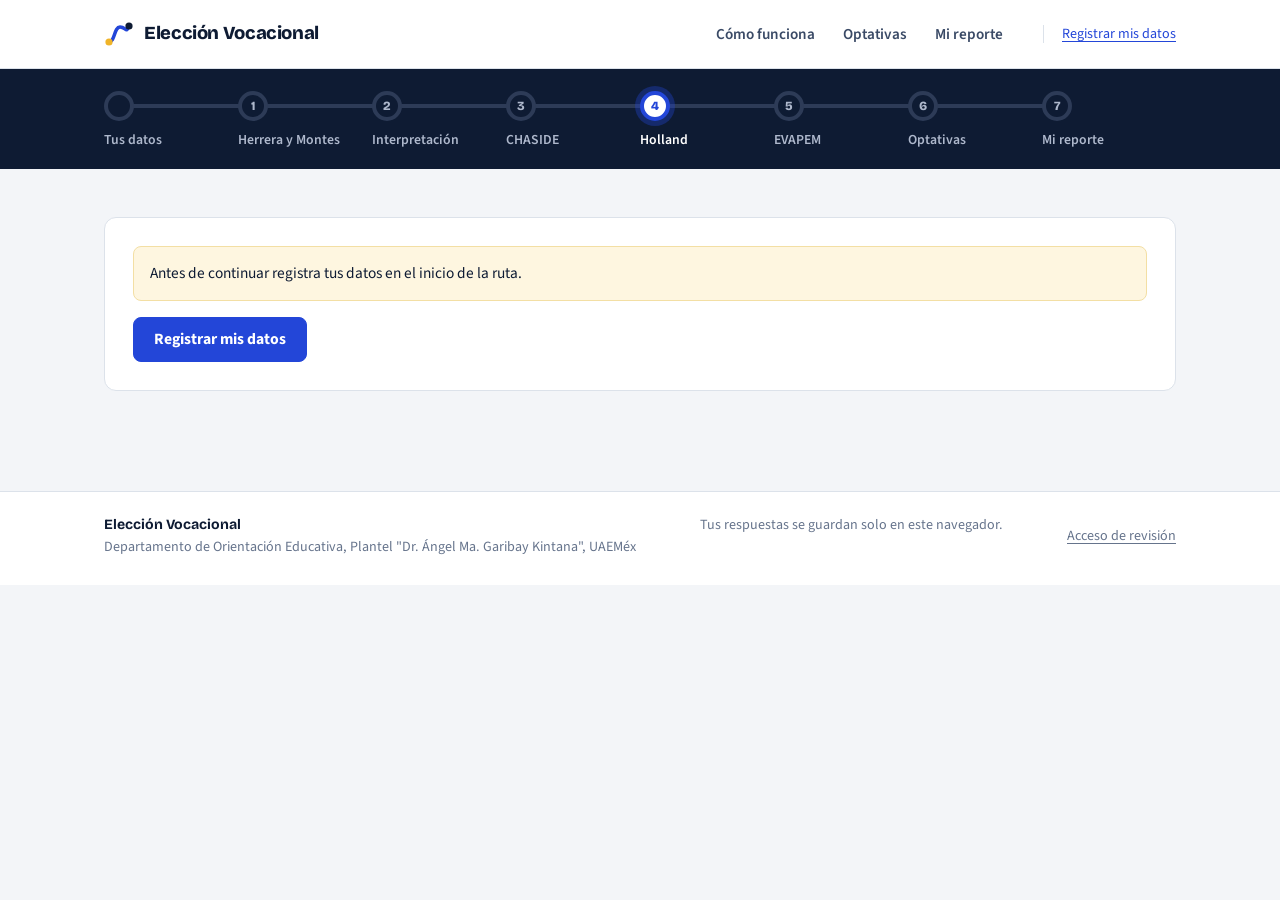
<file: holland.html>
<!DOCTYPE html>
<html lang="es">
<head>
<meta charset="utf-8">
<meta name="viewport" content="width=device-width, initial-scale=1">
<title>Test de Holland | Elección Vocacional</title>
<link rel="preload" href="assets/fuentes/bricolage-grotesque-latin-wght-normal.woff2" as="font" type="font/woff2" crossorigin>
<link rel="stylesheet" href="assets/estilos.css">
<style>
  .adjetivos{display:grid;grid-template-columns:repeat(auto-fill,minmax(190px,1fr));gap:8px}
  .adjetivos label{display:flex;align-items:center;gap:10px;border:1px solid var(--linea);border-radius:var(--r-chico);padding:9px 12px;font-weight:500;cursor:pointer;margin:0;background:#fff}
  .adjetivos input{width:18px;height:18px;accent-color:var(--cobalto);flex:none}
  .adjetivos label:has(input:checked){border-color:var(--cobalto);background:var(--cobalto-claro)}
  .escala td,.escala th{vertical-align:middle}
  .escala th.op,.escala td.op{text-align:center;width:120px}
  .escala input{width:20px;height:20px;accent-color:var(--cobalto)}
  .escala tr.falta td:first-child{color:var(--rojo);font-weight:600}
  .eleccion{border:0;padding:0;margin:0 0 22px}
  .eleccion legend{font-family:var(--titulos);font-weight:600;font-size:1.05rem;margin-bottom:8px}
  .eleccion label{display:flex;gap:10px;align-items:flex-start;font-weight:500;margin:0 0 6px;cursor:pointer}
  .eleccion input{width:18px;height:18px;margin-top:3px;accent-color:var(--cobalto);flex:none}
  .eleccion.falta legend{color:var(--rojo)}
  .codigo{display:flex;gap:10px;margin:6px 0 14px}
  .codigo span{width:64px;height:64px;border-radius:var(--r);display:grid;place-items:center;font-family:var(--titulos);font-weight:800;font-size:2rem;background:var(--tinta);color:#fff}
  .codigo span:first-child{background:var(--cobalto)}
  @media (max-width:640px){.escala th.op,.escala td.op{width:64px;font-size:.78rem}}
</style>
</head>
<body>
<main class="contenedor" id="app">
  <section id="v-form">
    <div class="intro">
      <span class="paso" data-paso></span>
      <h1>Test de intereses profesionales de Holland</h1>
      <p class="sub">Cuatro partes para describirte: adjetivos, habilidades, metas y preferencias. El resultado es tu código de tres letras, que resume tu personalidad vocacional.</p>
    </div>
    <div class="aviso info no-imprimir">Responde según cómo eres, no según cómo te gustaría ser. Todo se guarda automáticamente.</div>

    <div class="tarjeta">
      <h2>Parte A. ¿Cómo eres?</h2>
      <p class="sub">Marca todos los adjetivos que te describan. Puedes marcar tantos como quieras.</p>
      <div class="adjetivos" id="parte-a"></div>
      <p class="sub" id="cuenta-a" style="margin:12px 0 0;font-size:.92rem"></p>
    </div>

    <div class="tarjeta">
      <h2>Parte B. Comparado con personas de tu edad</h2>
      <p class="sub">¿Cuánto tienes de cada característica?</p>
      <div style="overflow-x:auto"><table class="escala" id="parte-b"></table></div>
    </div>

    <div class="tarjeta">
      <h2>Parte C. Tus metas</h2>
      <p class="sub">¿Qué importancia le das a cada logro o aspiración?</p>
      <div style="overflow-x:auto"><table class="escala" id="parte-c"></table></div>
    </div>

    <div class="tarjeta">
      <h2>Parte D. Tus preferencias</h2>
      <p class="sub">Elige una sola opción en cada pregunta, la que más se ajuste a ti.</p>
      <div id="parte-d"></div>
    </div>

    <div id="error" class="aviso alerta oculto" role="alert"></div>
    <div class="acciones">
      <button class="btn" type="button" id="btn-calcular">Ver mi código Holland</button>
    </div>
  </section>

  <section id="v-res" class="oculto">
    <div class="intro" style="max-width:none">
      <span class="paso">Resultados</span>
      <h1>Tu código Holland</h1>
      <p class="sub" id="r-ficha"></p>
    </div>
    <div class="solo-impresion tarjeta">Departamento de Orientación Educativa, Plantel "Dr. Ángel Ma. Garibay Kintana", UAEMéx. Test de Intereses Profesionales de Holland.</div>
    <div class="rejilla dos">
      <div class="tarjeta">
        <h2>Tu perfil</h2>
        <div class="codigo" id="r-codigo" aria-label="Código Holland"></div>
        <div id="r-empate"></div>
        <div id="r-barras"></div>
      </div>
      <div class="tarjeta">
        <h2>Cuadro resumen</h2>
        <div style="overflow-x:auto"><table id="r-tabla"></table></div>
      </div>
    </div>
    <div id="r-tipos"></div>
    <div class="aviso">El código Holland describe tus preferencias de ambiente de trabajo; no mide tu capacidad. Úsalo junto con tus otros resultados.</div>
    <div class="acciones no-imprimir">
      <a class="btn" data-siguiente href="evapem.html">Continuar</a>
      <button class="btn sec" type="button" onclick="window.print()">Imprimir o guardar en PDF</button>
      <button class="btn sec" type="button" id="btn-editar">Cambiar mis respuestas</button>
    </div>
  </section>
</main>
<script src="assets/datos.js"></script>
<script src="assets/datos-tests.js"></script>
<script src="assets/ruta.js"></script>
<script src="assets/revision.js"></script>
<script>
Ruta.montarEncabezado('holland.html');
const H = window.TESTS.holland;
const TIPO = Object.fromEntries(H.tipos.map(t => [t.d, t]));
const app = document.getElementById('app');
let st = Ruta.obtener('holland') || {};
st.a = st.a || []; st.b = st.b || Array(18).fill(null); st.c = st.c || Array(18).fill(null); st.d = st.d || Array(5).fill(null);
const guardar = () => Ruta.guardar('holland', st);

if (Ruta.exigirAlumno(app)) { pintarForm(); if (st.completado) mostrar(); }

function pintarForm() {
  document.getElementById('parte-a').innerHTML = H.adjetivos.map((t, i) => `<label><input type="checkbox" value="${i + 1}" ${st.a.includes(i + 1) ? 'checked' : ''}>${t}</label>`).join('');
  document.querySelectorAll('#parte-a input').forEach(c => c.addEventListener('change', () => {
    st.a = [...document.querySelectorAll('#parte-a input:checked')].map(x => +x.value); invalidar(); contarA();
  }));
  contarA();
  const escala = (id, items, cab, clave) => {
    document.getElementById(id).innerHTML = `<thead><tr><th></th>${cab.map(c => `<th class="op">${c}</th>`).join('')}</tr></thead><tbody>` +
      items.map((t, i) => `<tr data-i="${i}"><td>${i + 1}. ${t}</td>${[0, 1, 2].map(o => `<td class="op"><input type="radio" name="${id}-${i}" value="${o}" aria-label="${t}: ${cab[o]}" ${st[clave][i] === o ? 'checked' : ''}></td>`).join('')}</tr>`).join('') + '</tbody>';
    document.querySelectorAll(`#${id} input`).forEach(r => r.addEventListener('change', () => {
      const i = +r.closest('tr').dataset.i; st[clave][i] = +r.value; r.closest('tr').classList.remove('falta'); invalidar();
    }));
  };
  escala('parte-b', H.partB, ['Más que los demás', 'Igual que los demás', 'Menos que los demás'], 'b');
  escala('parte-c', H.partC, ['Muy importante', 'Más o menos importante', 'Poco importante'], 'c');
  document.getElementById('parte-d').innerHTML = H.partD.map((q, i) => `<fieldset class="eleccion" data-i="${i}"><legend>${i + 1}. ${q.p}</legend>` +
    Object.entries(q.o).map(([l, t]) => `<label><input type="radio" name="d-${i}" value="${l}" ${st.d[i] === l ? 'checked' : ''}>${t}</label>`).join('') + '</fieldset>').join('');
  document.querySelectorAll('#parte-d input').forEach(r => r.addEventListener('change', () => {
    const i = +r.closest('fieldset').dataset.i; st.d[i] = r.value; r.closest('fieldset').classList.remove('falta'); invalidar();
  }));
}
function contarA() { document.getElementById('cuenta-a').textContent = st.a.length ? `Marcaste ${st.a.length} adjetivo${st.a.length === 1 ? '' : 's'}.` : 'Aún no marcas ningún adjetivo.'; }
function invalidar() { st.completado = null; guardar(); }

document.getElementById('btn-calcular').onclick = () => {
  const err = document.getElementById('error');
  const fb = st.b.map((v, i) => v === null ? i : -1).filter(i => i >= 0), fc = st.c.map((v, i) => v === null ? i : -1).filter(i => i >= 0), fd = st.d.map((v, i) => v === null ? i : -1).filter(i => i >= 0);
  document.querySelectorAll('#parte-b tr[data-i]').forEach(tr => tr.classList.toggle('falta', fb.includes(+tr.dataset.i)));
  document.querySelectorAll('#parte-c tr[data-i]').forEach(tr => tr.classList.toggle('falta', fc.includes(+tr.dataset.i)));
  document.querySelectorAll('#parte-d fieldset').forEach(f => f.classList.toggle('falta', fd.includes(+f.dataset.i)));
  const partes = [];
  if (!st.a.length) partes.push('marca al menos un adjetivo en la parte A');
  if (fb.length) partes.push(`contesta ${fb.length} característica(s) de la parte B`);
  if (fc.length) partes.push(`contesta ${fc.length} meta(s) de la parte C`);
  if (fd.length) partes.push(`elige una opción en ${fd.length} pregunta(s) de la parte D`);
  if (partes.length) { err.textContent = 'Para ver tu código, ' + partes.join('; ') + '. Lo que falta está marcado en rojo.'; err.classList.remove('oculto'); return; }
  err.classList.add('oculto');
  calcular(); mostrar();
};
document.getElementById('btn-editar').onclick = () => { document.getElementById('v-res').classList.add('oculto'); document.getElementById('v-form').classList.remove('oculto'); window.scrollTo(0, 0); };

/* Calificación según la Tabla de Conversión del formato */
function calcular() {
  const pt = {}; for (let d = 1; d <= 6; d++) pt[d] = { A: 0, B: 0, C: 0, D: 0, total: 0 };
  for (let d = 1; d <= 6; d++) {
    pt[d].A = H.claveA[d].filter(n => st.a.includes(n)).length;
    pt[d].B = H.claveB[d].filter(n => H.letrasB[n][st.b[n - 1]] === 'A').length;
    pt[d].C = H.claveC[d].filter(n => H.letrasC[n][st.c[n - 1]] === 'A').length;
    pt[d].D = H.claveD.filter((fila, q) => st.d[q] === fila[d - 1]).length;
    pt[d].total = pt[d].A + pt[d].B + pt[d].C + pt[d].D;
  }
  const orden = [1, 2, 3, 4, 5, 6].sort((x, y) => pt[y].total - pt[x].total || x - y);
  const corte = pt[orden[2]].total;
  const empatados = orden.filter(d => pt[d].total === corte);
  const seguros = orden.filter(d => pt[d].total > corte);
  Object.assign(st, { puntos: pt, codigo: orden.slice(0, 3).map(d => TIPO[d].id).join(''), top: orden.slice(0, 3).map(d => TIPO[d].id),
    empate: seguros.length + empatados.length > 3 ? empatados.map(d => TIPO[d].id) : [], completado: new Date().toISOString() });
  guardar();
}

function mostrar() {
  document.getElementById('v-form').classList.add('oculto'); document.getElementById('v-res').classList.remove('oculto'); window.scrollTo(0, 0);
  const al = Ruta.alumno(), pt = st.puntos;
  document.getElementById('r-ficha').textContent = `${al.nombre}, grupo ${al.grupo}. ${Ruta.fecha(st.completado)}`;
  document.getElementById('r-codigo').innerHTML = st.codigo.split('').map(l => `<span>${l}</span>`).join('');
  document.getElementById('r-empate').innerHTML = st.empate.length ? `<div class="aviso">Hay un empate en el tercer lugar entre ${st.empate.map(id => H.tipos.find(t => t.id === id).nombre).join(', ')}. Considera también esos tipos.</div>` : '';
  const max = Math.max(...Object.values(pt).map(p => p.total), 1);
  document.getElementById('r-barras').innerHTML = Ruta.barras(H.tipos.map(t => ({ clave: t.id, nombre: `${t.nombre} (${t.id})`, valor: Math.round(pt[t.d].total / max * 100), texto: String(pt[t.d].total) }))
    .sort((a, b) => pt[H.tipos.find(t => t.id === b.clave).d].total - pt[H.tipos.find(t => t.id === a.clave).d].total), { resaltar: st.top });
  document.getElementById('r-tabla').innerHTML = `<thead><tr><th>Tipo</th><th class="num">A</th><th class="num">B</th><th class="num">C</th><th class="num">D</th><th class="num">Total</th></tr></thead><tbody>` +
    H.tipos.map(t => `<tr><td>${t.nombre}</td><td class="num">${pt[t.d].A}</td><td class="num">${pt[t.d].B}</td><td class="num">${pt[t.d].C}</td><td class="num">${pt[t.d].D}</td><td class="num"><b>${pt[t.d].total}</b></td></tr>`).join('') + '</tbody>';
  document.getElementById('r-tipos').innerHTML = '<div class="rejilla tres">' + st.top.map((id, i) => { const t = H.tipos.find(x => x.id === id); return `<div class="tarjeta ${i === 0 ? 'oro' : ''}">
    <span class="etiqueta">${['Tipo principal', 'Segundo tipo', 'Tercer tipo'][i]}</span><h2>${t.nombre} (${t.id})</h2><p style="font-size:.96rem">${t.desc}</p>
    <div class="chips">${t.carreras.map(c => `<span class="chip">${c}</span>`).join('')}</div></div>`; }).join('') + '</div>';
}

/* Modo de revisión: respuestas de ejemplo con perfil Social-Investigador */
window.autollenar = function () {
  const r = n => Math.floor(Math.random() * n);
  st = { a: [14, 15, 16, 22, 8, 36, 4, 20].concat([r(45) + 1]), b: Array.from({ length: 18 }, (_, i) => [5, 8, 17, 9, 13, 14].includes(i + 1) ? 0 : 1 + r(2)), c: Array.from({ length: 18 }, (_, i) => [3, 14, 18, 4, 9].includes(i + 1) ? 0 : r(3)), d: ['d', 'e', 'a', 'a', 'f'] };
  st.a = [...new Set(st.a)];
  pintarForm(); calcular(); mostrar();
};
</script>
</body>
</html>
</file>
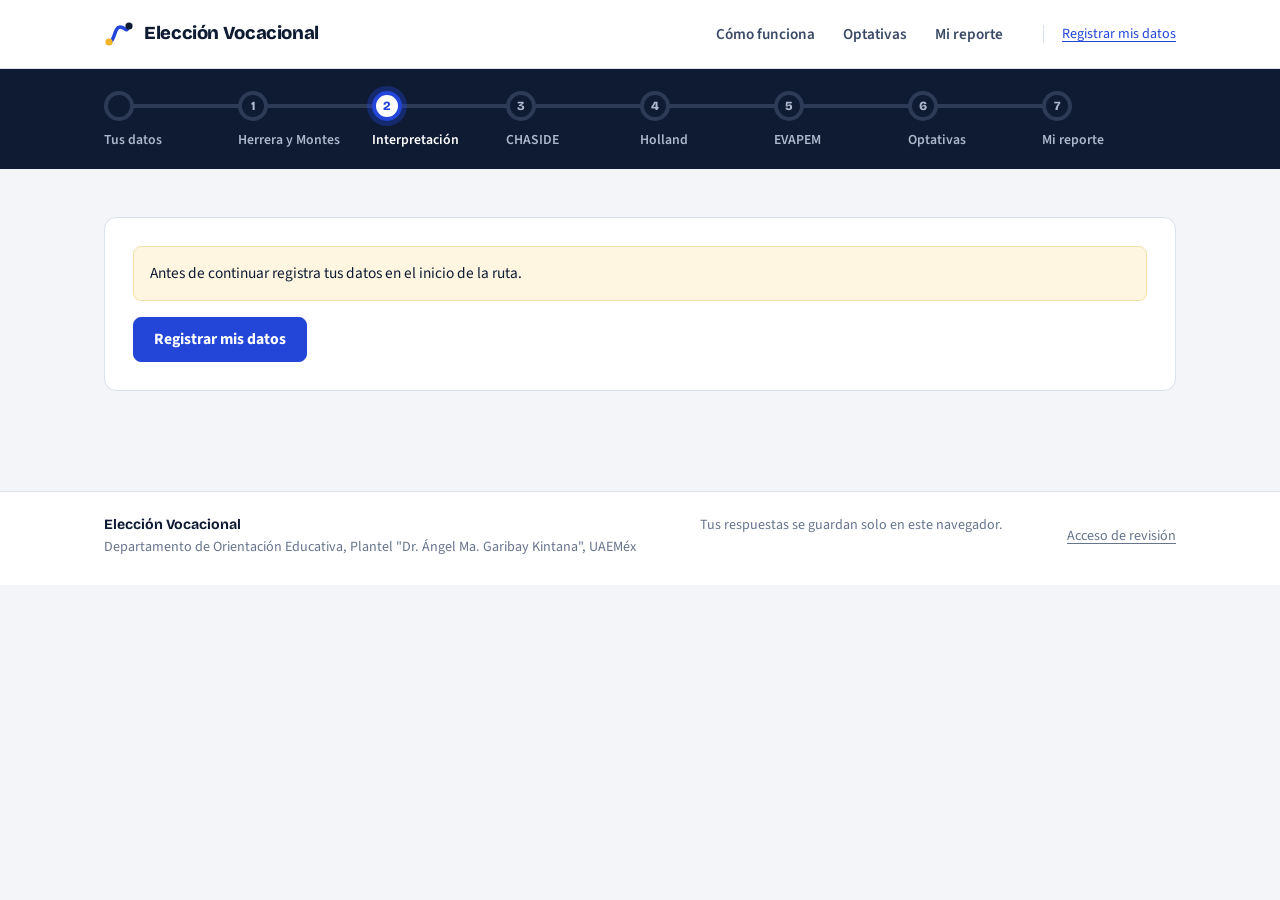
<file: interpretacion.html>
<!DOCTYPE html>
<html lang="es">
<head>
<meta charset="utf-8">
<meta name="viewport" content="width=device-width, initial-scale=1">
<title>Interpretación vocacional (Herrera y Montes) | Elección Vocacional</title>
<link rel="preload" href="assets/fuentes/bricolage-grotesque-latin-wght-normal.woff2" as="font" type="font/woff2" crossorigin>
<link rel="stylesheet" href="assets/estilos.css">
</head>
<body>
<main class="contenedor" id="app">
  <section class="intro no-imprimir">
    <span class="paso" data-paso></span>
    <h1>Interpretación de tus resultados</h1>
    <p class="sub">Tus dos intereses más altos se buscan en la <b>Tabla de Combinaciones</b> y tu aptitud más alta en la <b>Tabla de Aptitudes con Opciones Educativas</b> del manual institucional.</p>
    <div id="origen"></div>
  </section>

  <!-- Captura manual (test en papel o corrección) -->
  <section class="tarjeta no-imprimir oculto" id="captura">
    <h2>Captura de porcentajes</h2>
    <p class="sub">Escribe el porcentaje de cada columna tal como aparece en tu hoja de respuestas (0 a 100).</p>
    <div class="rejilla dos">
      <div><h3>Intereses</h3><div id="cap-int"></div></div>
      <div><h3>Aptitudes</h3><div id="cap-apt"></div></div>
    </div>
    <div id="cap-error" class="aviso alerta oculto" role="alert"></div>
    <div class="acciones"><button class="btn" type="button" id="btn-aplicar">Interpretar estos porcentajes</button></div>
  </section>

  <!-- Desempate -->
  <section class="tarjeta no-imprimir oculto" id="desempate" aria-live="polite"></section>

  <!-- Reporte -->
  <section id="reporte" class="oculto">
    <div class="tarjeta solo-impresion">
      <strong>Departamento de Orientación Educativa, Plantel "Dr. Ángel Ma. Garibay Kintana", UAEMéx</strong><br>
      Reporte de interpretación vocacional (Herrera y Montes)
    </div>
    <div class="tarjeta">
      <h2>Ficha</h2>
      <p id="rep-ficha" style="margin:0"></p>
    </div>
    <div class="rejilla dos">
      <div class="tarjeta"><h2>Intereses predominantes</h2><div id="rep-int"></div></div>
      <div class="tarjeta"><h2>Aptitud dominante</h2><div id="rep-apt"></div></div>
    </div>
    <div class="tarjeta">
      <span class="etiqueta">Según tus intereses (Tabla de Combinaciones)</span>
      <h2 id="rep-comb-tit"></h2>
      <div id="rep-comb"></div>
    </div>
    <div class="tarjeta">
      <span class="etiqueta">Según tu aptitud (Tabla de Aptitudes)</span>
      <h2 id="rep-apt-tit"></h2>
      <div id="rep-aptlist"></div>
    </div>
    <div class="tarjeta" id="rep-coinciden"></div>
    <div class="tarjeta">
      <h3>Tus porcentajes</h3>
      <div class="rejilla dos">
        <div id="rep-tabla-int"></div><div id="rep-tabla-apt"></div>
      </div>
    </div>
    <div class="aviso">Esta interpretación es un indicador de referencia basado en el modelo de Herrera y Montes. No es un dictamen absoluto: la elección profesional depende de tu reflexión, tus intereses y tu autonomía.</div>
    <div class="tarjeta solo-impresion" style="margin-top:40px">
      <div style="display:flex;justify-content:space-around;text-align:center;gap:30px">
        <div style="flex:1;border-top:1px solid #333;padding-top:6px" id="firma-alumno"></div>
        <div style="flex:1;border-top:1px solid #333;padding-top:6px" id="firma-orient"></div>
      </div>
    </div>
    <div class="acciones no-imprimir">
      <a class="btn" data-siguiente href="chaside.html">Continuar</a>
      <button class="btn sec" type="button" onclick="window.print()">Imprimir o guardar en PDF</button>
    </div>
  </section>
</main>
<script src="assets/datos.js"></script>
<script src="assets/ruta.js"></script>
<script src="assets/revision.js"></script>
<script>
Ruta.montarEncabezado('interpretacion.html');
const D = window.DATOS;
const app = document.getElementById('app');
const NUM_I = Object.fromEntries(D.catInt.map(([k], i) => [k, i + 1]));
const NOMBRE_I = Object.fromEntries(D.catInt), NOMBRE_A = Object.fromEntries(D.catApt);
let pctInt = null, pctApt = null, fuente = '';
let eleccionInt = [], eleccionApt = null;

if (Ruta.exigirAlumno(app)) iniciar();

function iniciar() {
  const hm = Ruta.obtener('hm'), ip = Ruta.obtener('interp');
  const origen = document.getElementById('origen');
  if (hm && hm.completado) {
    pctInt = { ...hm.pctInt }; pctApt = { ...hm.pctApt }; fuente = 'Cuestionario Herrera y Montes en línea';
    origen.innerHTML = `<div class="aviso info">Tus porcentajes se tomaron automáticamente del <b>cuestionario Herrera y Montes</b> (${Ruta.fecha(hm.completado)}). No necesitas copiarlos.</div>
      <button class="btn sec" type="button" id="btn-manual">Contesté el test en papel / quiero capturar otros porcentajes</button>`;
  } else if (ip && ip.manual) {
    pctInt = ip.pctInt; pctApt = ip.pctApt; fuente = 'Captura manual';
    origen.innerHTML = `<div class="aviso">Estás usando porcentajes capturados a mano.</div><button class="btn sec" type="button" id="btn-manual">Editar porcentajes</button>`;
  } else {
    origen.innerHTML = `<div class="aviso">Aún no contestas el cuestionario Herrera y Montes. Puedes <a href="herrera-montes.html">contestar el cuestionario en línea</a> o, si lo hiciste en papel, capturar tus porcentajes aquí.</div>`;
    mostrarCaptura(); return;
  }
  document.getElementById('btn-manual').onclick = mostrarCaptura;
  if (ip && ip.int1 && ip.fuente === fuente) { eleccionInt = ip.eleccionInt || []; eleccionApt = ip.eleccionApt || null; }
  interpretar();
}

function filaCaptura(pref, k, n, v) {
  return `<div class="barra-fila" style="grid-template-columns:1fr 90px"><label for="${pref}-${k}" style="margin:0;font-weight:500">${n}</label>
    <input id="${pref}-${k}" type="number" min="0" max="100" inputmode="numeric" value="${v ?? ''}" placeholder="%"></div>`;
}
function mostrarCaptura() {
  document.getElementById('captura').classList.remove('oculto');
  document.getElementById('cap-int').innerHTML = D.catInt.map(([k, n]) => filaCaptura('ci', k, n, pctInt && pctInt[k])).join('');
  document.getElementById('cap-apt').innerHTML = D.catApt.map(([k, n]) => filaCaptura('ca', k, n, pctApt && pctApt[k])).join('');
  document.getElementById('captura').scrollIntoView();
}
document.getElementById('btn-aplicar').onclick = () => {
  const leer = (pref, cats) => { const o = {}; let ok = true;
    cats.forEach(([k]) => { const raw = document.getElementById(`${pref}-${k}`).value.trim(); const v = Number(raw);
      if (raw === '' || !Number.isInteger(v) || v < 0 || v > 100) ok = false; o[k] = v; });
    return ok ? o : null; };
  const i = leer('ci', D.catInt), a = leer('ca', D.catApt);
  const err = document.getElementById('cap-error');
  if (!i || !a) { err.textContent = 'Escribe los 20 porcentajes como números enteros entre 0 y 100.'; err.classList.remove('oculto'); return; }
  err.classList.add('oculto');
  pctInt = i; pctApt = a; fuente = 'Captura manual'; eleccionInt = []; eleccionApt = null;
  document.getElementById('captura').classList.add('oculto');
  interpretar(true);
};

/* Empates: quiénes entran seguro y entre quiénes hay que elegir */
function analizarTop(pcts, cats, n) {
  const ord = Ruta.ordenar(pcts, cats);
  const corte = ord[n - 1].valor;
  const seguros = ord.filter(x => x.valor > corte).map(x => x.clave);
  const empatados = ord.filter(x => x.valor === corte).map(x => x.clave);
  const hayEmpate = seguros.length + empatados.length > n;
  return { ord, seguros, empatados, hayEmpate, faltan: n - seguros.length };
}

function interpretar(nuevo) {
  const ti = analizarTop(pctInt, D.catInt, 2), ta = analizarTop(pctApt, D.catApt, 1);
  if (ti.ord[0].valor === 0 && ta.ord[0].valor === 0) { document.getElementById('reporte').classList.add('oculto'); return; }
  // Validar elecciones previas contra los empates actuales
  if (!ti.hayEmpate || eleccionInt.length !== ti.faltan || !eleccionInt.every(k => ti.empatados.includes(k))) eleccionInt = ti.hayEmpate ? eleccionInt.filter(k => ti.empatados.includes(k)).slice(0, ti.faltan) : [];
  if (!ta.hayEmpate || !ta.empatados.includes(eleccionApt)) eleccionApt = ta.hayEmpate && ta.empatados.includes(eleccionApt) ? eleccionApt : null;

  const caja = document.getElementById('desempate');
  const necesitaInt = ti.hayEmpate && eleccionInt.length !== ti.faltan;
  const necesitaApt = ta.hayEmpate && !eleccionApt;
  if (ti.hayEmpate || ta.hayEmpate) {
    caja.classList.remove('oculto');
    let h = '<h2>Tienes puntajes empatados</h2><p class="sub">Elige con cuál quieres trabajar. Piensa en cuál te identifica más; puedes cambiarlo cuando quieras.</p>';
    if (ti.hayEmpate) {
      h += `<h3>${ti.seguros.length ? `Tu interés más alto es <b>${NOMBRE_I[ti.seguros[0]]}</b>. ` : ''}Elige ${ti.faltan === 1 ? '1 interés' : '2 intereses'} entre estos (${pctInt[ti.empatados[0]]} %):</h3><div class="chips" role="group">` +
        ti.empatados.map(k => `<button type="button" class="btn ${eleccionInt.includes(k) ? '' : 'sec'}" aria-pressed="${eleccionInt.includes(k)}" data-int="${k}">${NOMBRE_I[k]}</button>`).join('') + '</div>';
    }
    if (ta.hayEmpate) {
      h += `<h3 style="margin-top:14px">Elige tu aptitud principal entre estas (${pctApt[ta.empatados[0]]} %):</h3><div class="chips" role="group">` +
        ta.empatados.map(k => `<button type="button" class="btn ${eleccionApt === k ? 'oro' : 'sec'}" aria-pressed="${eleccionApt === k}" data-apt="${k}">${NOMBRE_A[k]}</button>`).join('') + '</div>';
    }
    caja.innerHTML = h;
    caja.querySelectorAll('[data-int]').forEach(b => b.onclick = () => {
      const k = b.dataset.int;
      if (eleccionInt.includes(k)) eleccionInt = eleccionInt.filter(x => x !== k);
      else { eleccionInt.push(k); if (eleccionInt.length > ti.faltan) eleccionInt.shift(); }
      interpretar();
    });
    caja.querySelectorAll('[data-apt]').forEach(b => b.onclick = () => { eleccionApt = b.dataset.apt; interpretar(); });
  } else caja.classList.add('oculto');

  if (necesitaInt || necesitaApt) { document.getElementById('reporte').classList.add('oculto'); guardar(null); return; }
  const ints = ti.hayEmpate ? [...ti.seguros, ...eleccionInt] : ti.ord.slice(0, 2).map(x => x.clave);
  ints.sort((a, b) => pctInt[b] - pctInt[a]);
  const apt = ta.hayEmpate ? eleccionApt : ta.ord[0].clave;
  pintar(ints[0], ints[1], apt, ti.ord);
  if (nuevo) document.getElementById('reporte').scrollIntoView();
}

function buscarComb(a, b) { const x = NUM_I[a], y = NUM_I[b]; return D.comb[`${Math.min(x, y)}-${Math.max(x, y)}`] || null; }

function pintar(i1, i2, apt, ordI) {
  const al = Ruta.alumno();
  document.getElementById('reporte').classList.remove('oculto');
  document.getElementById('rep-ficha').innerHTML = `<b>${Ruta.esc(al.nombre)}</b>, grupo ${Ruta.esc(al.grupo)}, ${Ruta.esc(al.edad)} años, ${Ruta.esc(al.sexo)}, Orientador(a): ${Ruta.esc(al.docente)}<br><span class="sub">Fuente de los porcentajes: ${fuente}, ${Ruta.fecha()}</span>`;
  document.getElementById('firma-alumno').textContent = al.nombre;
  document.getElementById('firma-orient').textContent = 'Orientador(a): ' + al.docente;
  const tarjetaCat = (k, nombres, descs, pcts, nivel, n) => `<div style="margin-bottom:12px"><b>${n} ${nombres[k]}: ${pcts[k]} %</b> <span class="chip">${nivel(pcts[k])}</span><p class="sub" style="margin:4px 0 0;font-size:.9rem">${descs[k]}</p></div>`;
  document.getElementById('rep-int').innerHTML = tarjetaCat(i1, NOMBRE_I, D.descInt, pctInt, Ruta.nivelInteres, '1.º') + tarjetaCat(i2, NOMBRE_I, D.descInt, pctInt, Ruta.nivelInteres, '2.º') +
    (pctInt[i2] < 75 ? '<p class="sub" style="font-size:.85rem">El manual recomienda que los dos intereses estén de preferencia por encima del 75 %.</p>' : '');
  document.getElementById('rep-apt').innerHTML = tarjetaCat(apt, NOMBRE_A, D.descApt, pctApt, Ruta.nivelAptitud, '1.º');

  // Cruce 1
  let lista = buscarComb(i1, i2), nota = '', usado = [i1, i2];
  document.getElementById('rep-comb-tit').textContent = `${NOMBRE_I[i1]} + ${NOMBRE_I[i2]}`;
  if (!lista) {
    // Combinación no incluida en la tabla del manual: se busca la más cercana entre tus intereses más altos
    const cands = [];
    ordI.slice(0, 5).forEach((x, a) => ordI.slice(0, 5).forEach((y, b) => {
      if (b <= a) return; const l = buscarComb(x.clave, y.clave);
      if (l && (x.clave === i1 || x.clave === i2 || y.clave === i1 || y.clave === i2)) cands.push({ a: x.clave, b: y.clave, s: x.valor + y.valor, l });
    }));
    cands.sort((p, q) => q.s - p.s);
    if (cands.length) {
      lista = cands[0].l; usado = [cands[0].a, cands[0].b];
      nota = `<div class="aviso">La Tabla de Combinaciones del manual no incluye la combinación <b>${NOMBRE_I[i1]} – ${NOMBRE_I[i2]}</b>. Se muestra la combinación más cercana entre tus intereses más altos: <b>${NOMBRE_I[usado[0]]} – ${NOMBRE_I[usado[1]]}</b> (${pctInt[usado[0]]} % y ${pctInt[usado[1]]} %). Coméntalo con tu orientador(a).</div>`;
    } else nota = `<div class="aviso">La Tabla de Combinaciones no incluye esta combinación. Revisa con tu orientador(a) las opciones de tu aptitud dominante.</div>`;
  }
  document.getElementById('rep-comb').innerHTML = nota + (lista ? `<p class="sub">Opciones educativas para la combinación de tus intereses (el orden de los dos rasgos no importa):</p><div class="chips">${lista.map(c => `<span class="chip">${c}</span>`).join('')}</div>` : '');
  // Cruce 2
  const listaA = D.aptOpc[apt] || [];
  document.getElementById('rep-apt-tit').textContent = NOMBRE_A[apt];
  document.getElementById('rep-aptlist').innerHTML = `<p class="sub">Opciones educativas que exigen un buen dominio de tu aptitud principal:</p><div class="chips">${listaA.map(c => `<span class="chip">${c}</span>`).join('')}</div>`;
  // Coincidencias
  const setI = new Set((lista || []).map(Ruta.norm));
  const ambos = listaA.filter(c => setI.has(Ruta.norm(c)));
  document.getElementById('rep-coinciden').innerHTML = ambos.length
    ? `<span class="etiqueta">Donde se cruzan gusto y capacidad</span><h2>Aparecen en ambas tablas</h2><div class="chips">${ambos.map(c => `<span class="chip marcada">${c}</span>`).join('')}</div><p class="sub" style="margin-top:8px">Estas opciones coinciden con tus intereses y con tu aptitud dominante: son buenas candidatas para investigar a fondo.</p>`
    : `<h2>Gusto y capacidad</h2><p class="sub">Ninguna opción aparece en las dos listas. Es común: compara ambas con tu orientador(a) y piensa qué peso le das a lo que te gusta y a lo que se te facilita.</p>`;
  // Tablas
  const tabla = (cats, pcts, nivel) => `<table><thead><tr><th>Área</th><th class="num">%</th><th>Nivel</th></tr></thead><tbody>${cats.map(([k, n]) => `<tr><td>${n}</td><td class="num">${pcts[k]}</td><td>${nivel(pcts[k])}</td></tr>`).join('')}</tbody></table>`;
  document.getElementById('rep-tabla-int').innerHTML = '<h3>Intereses</h3>' + tabla(D.catInt, pctInt, Ruta.nivelInteres);
  document.getElementById('rep-tabla-apt').innerHTML = '<h3>Aptitudes</h3>' + tabla(D.catApt, pctApt, Ruta.nivelAptitud);
  guardar({ int1: i1, int2: i2, apt, combUsada: usado, alternativa: !!nota && !!lista, carrerasInt: lista || [], carrerasApt: listaA, coinciden: ambos });
}

function guardar(r) {
  const base = { pctInt, pctApt, fuente, manual: fuente === 'Captura manual', eleccionInt, eleccionApt };
  Ruta.guardar('interp', r ? { ...base, ...r, completado: new Date().toISOString() } : { ...base, completado: null });
}

/* Modo de revisión: usa los porcentajes del cuestionario (o unos de ejemplo) y resuelve empates eligiendo los primeros */
window.autollenar = function () {
  if (!pctInt) {
    const r = () => [25, 41, 50, 62, 75, 83, 91][Math.floor(Math.random() * 7)];
    pctInt = Object.fromEntries(D.catInt.map(([k]) => [k, r()])); pctApt = Object.fromEntries(D.catApt.map(([k]) => [k, r()])); fuente = 'Captura manual';
    document.getElementById('captura').classList.add('oculto');
  }
  const ti = analizarTop(pctInt, D.catInt, 2), ta = analizarTop(pctApt, D.catApt, 1);
  eleccionInt = ti.hayEmpate ? ti.empatados.slice(0, ti.faltan) : [];
  eleccionApt = ta.hayEmpate ? ta.empatados[0] : null;
  interpretar(true);
};
</script>
</body>
</html>
</file>
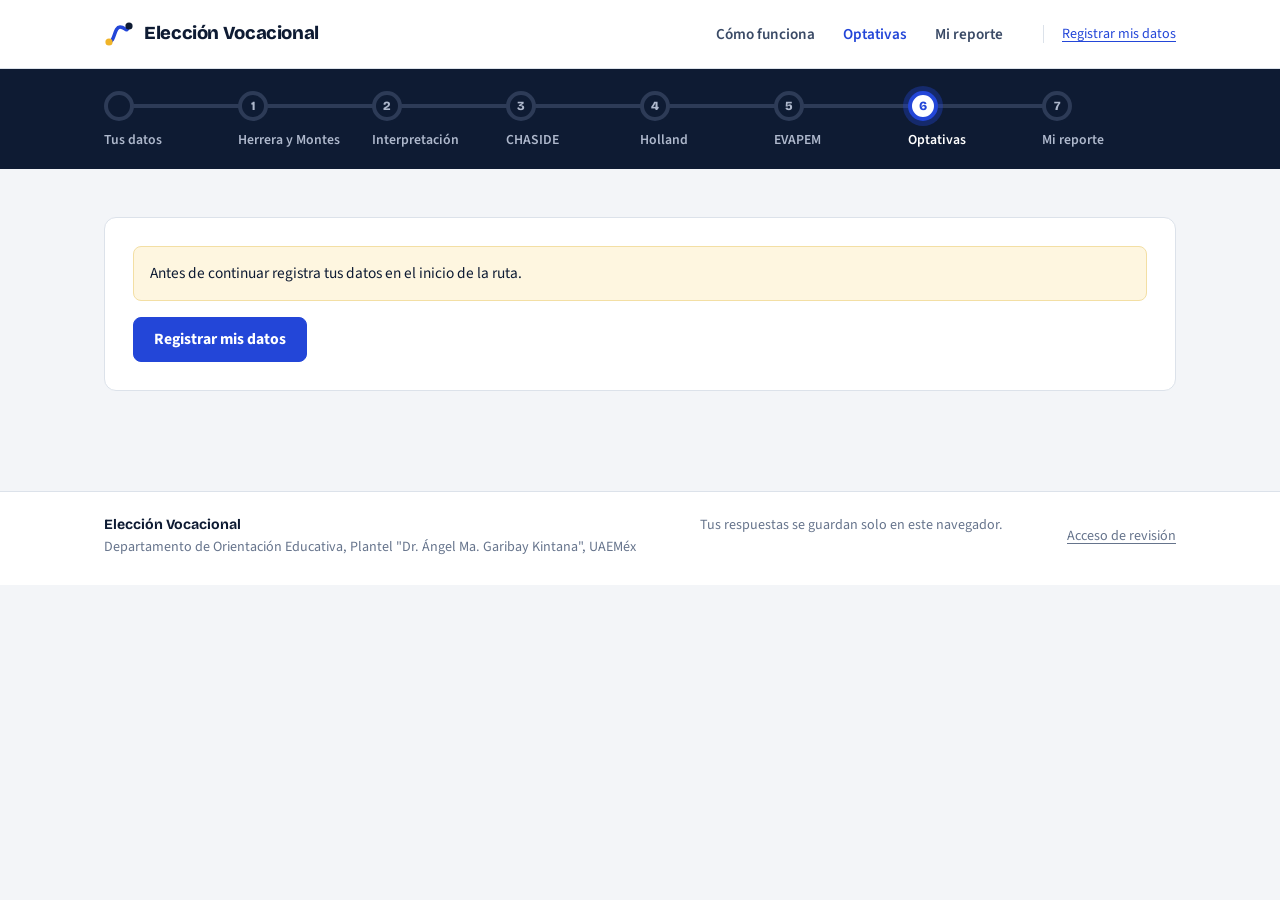
<file: optativas.html>
<!DOCTYPE html>
<html lang="es">
<head>
<meta charset="utf-8">
<meta name="viewport" content="width=device-width, initial-scale=1">
<title>Explorador de optativas y carreras | Elección Vocacional</title>
<link rel="preload" href="assets/fuentes/bricolage-grotesque-latin-wght-normal.woff2" as="font" type="font/woff2" crossorigin>
<link rel="stylesheet" href="assets/estilos.css">
</head>
<body>
<main class="contenedor" id="app">
  <section class="intro">
    <span class="paso" data-paso></span>
    <h1>Explorador de optativas y carreras</h1>
    <p class="sub">Las optativas son tu primer acercamiento a las exigencias de la universidad. Aquí ves qué optativas conviene cursar según el área de la carrera que te interesa.</p>
    <div class="pestanas" role="tablist" aria-label="Catálogo de optativas">
      <button type="button" role="tab" id="tab-6" data-cat="6">Optativas de 6.º semestre</button>
      <button type="button" role="tab" id="tab-5" data-cat="5">Optativas de 5.º semestre</button>
    </div>
    <p class="sub" id="nota-cat" style="font-size:.88rem;margin:0"></p>
  </section>

  <section class="tarjeta" id="sugerencia"></section>

  <section class="tarjeta">
    <h2>Catálogo: ¿de qué trata cada optativa?</h2>
    <div class="rejilla tres" id="catalogo"></div>
  </section>

  <section class="tarjeta">
    <h2>Explorador por áreas</h2>
    <div class="campo" style="max-width:460px">
      <label for="buscar">Busca una carrera</label>
      <input id="buscar" type="search" placeholder="Ej. Medicina, Derecho, Software…" autocomplete="off">
    </div>
    <p class="sub oculto" id="sin-resultado" aria-live="polite"></p>
    <div id="areas"></div>
  </section>

  <section class="tarjeta oro">
    <h2>Mis dos optativas</h2>
    <p class="sub">Marca en el catálogo las dos que piensas elegir. Quedarán en tu reporte final. <b>La elección oficial se hace en el formulario de tu grupo.</b></p>
    <div id="mis-opt" class="chips"></div>
    <div class="acciones"><a class="btn" href="reporte.html" id="btn-final">Ver mi reporte final</a></div>
  </section>
</main>
<script src="assets/datos.js"></script>
<script src="assets/datos-tests.js"></script>
<script src="assets/ruta.js"></script>
<script src="assets/revision.js"></script>
<script>
Ruta.montarEncabezado('optativas.html');
const D = window.DATOS;
const app = document.getElementById('app');
const guardado = Ruta.obtener('optativas') || {};
const al = Ruta.alumno();
let cat = guardado.catalogo || (al && al.semestre === '4' ? '5' : '6');
let elegidas = guardado.elegidas && guardado.catalogo === cat ? guardado.elegidas : [];

/* Normaliza nombres para comparar carreras entre instrumentos (EVAPEM usa "Ingeniero en…", el manual "Ingeniería en…") */
function clave(t) {
  let s = Ruta.norm(t);
  const eq = [[/^ingeniero /, 'ingenieria '], [/^ing\.? /, 'ingenieria '], [/^quimico farmaceutico biologo$/, 'quimica farmaceutica biologa'], [/^quimico en alimentos$/, 'quimica en alimentos'], [/^quimico$/, 'quimica'],
    [/^medico cirujano$/, 'medicina'], [/^cirujano dentista$/, 'odontologia'], [/^medico veterinario zootecnista$/, 'medicina veterinaria y zootecnia'], [/^ingenieria en mecatronica$/, 'ingenieria mecatronica'],
    [/^ingenieria electronica$/, 'ingenieria en electronica'], [/^ingenieria en transportes$/, 'ingenieria en transporte'], [/ sustentables?$/, ' sustentables'], [/^negocios internacionales bilingues?$/, 'negocios internacionales'], [/^cultura fisica y deporte$/, 'educacion fisica y deporte']];
  eq.forEach(([re, r]) => s = s.replace(re, r));
  return s;
}
function mismas(a, b) { const x = clave(a), y = clave(b); return x === y || (x.length > 6 && y.length > 6 && (x.includes(y) || y.includes(x))); }

// Todo lo que salió en los pasos anteriores se convierte en "puntos" por área de conocimiento
const ip = Ruta.obtener('interp'), ev = Ruta.obtener('evapem'), ch = Ruta.obtener('chaside'), ho = Ruta.obtener('holland');
const TT = window.TESTS;
const mias = [];
if (ip && ip.completado) mias.push(...ip.carrerasInt.map(n => ({ n, f: 'Herrera y Montes' })), ...ip.carrerasApt.map(n => ({ n, f: 'Herrera y Montes' })));
if (ev && ev.completado) mias.push(...ev.top.slice(0, 10).map(c => ({ n: c.n, f: 'EVAPEM' })));
const hayDatos = mias.length || (ch && ch.completado) || (ho && ho.completado);

function coincidencias(area) {
  const enc = new Map();
  area.carreras.forEach(c => mias.forEach(m => { if (mismas(c, m.n)) { if (!enc.has(c)) enc.set(c, new Set()); enc.get(c).add(m.f); } }));
  return enc;
}
const conteo = D.areas.map(a => {
  const enc = coincidencias(a), motivos = [];
  let puntos = enc.size;
  if (enc.size) motivos.push(`${enc.size} carrera${enc.size === 1 ? '' : 's'} de Herrera y Montes o EVAPEM`);
  if (ch && ch.completado) ch.top.slice(0, 2).forEach((id, i) => { const ar = TT.chaside.areas.find(x => x.id === id); if (ar.explorador.includes(a.id)) { puntos += i === 0 ? 4 : 3; motivos.push(`CHASIDE: ${ar.nombre}`); } });
  if (ho && ho.completado) ho.top.forEach((id, i) => { const t = TT.holland.tipos.find(x => x.id === id); if (t.explorador.includes(a.id)) { puntos += 3 - i; motivos.push(`Holland: ${t.nombre}`); } });
  return { a, enc, puntos, motivos };
}).sort((x, y) => y.puntos - x.puntos);
const sugeridas = hayDatos ? conteo.filter(x => x.puntos > 0).slice(0, 2).map(x => x.a.id) : [];

function optDe(area) { return cat === '6' ? { prio: area.opt6, comp: area.opt6comp, just: area.just6 } : { prio: area.opt5, comp: [], just: area.just5 }; }
function catalogo() { return cat === '6' ? D.opt6 : D.opt5; }
const optSugeridas = () => new Set(sugeridas.flatMap(id => optDe(D.areas.find(a => a.id === id)).prio));

function pintar() {
  document.querySelectorAll('[role=tab]').forEach(t => t.setAttribute('aria-selected', t.dataset.cat === cat));
  document.getElementById('nota-cat').textContent = cat === '6'
    ? 'Para alumnos de 5.º semestre que eligen sus dos optativas de 6.º. Los paquetes por área de 6.º son una propuesta del Departamento de Orientación.'
    : 'Para alumnos de 4.º semestre que eligen sus optativas de 5.º.';
  // Sugerencia
  const sug = document.getElementById('sugerencia');
  if (!hayDatos) {
    sug.innerHTML = `<h2>Tu sugerencia personalizada</h2><div class="aviso info">Completa los tests anteriores (<a href="interpretacion.html">Herrera y Montes</a>, <a href="chaside.html">CHASIDE</a>, <a href="holland.html">Holland</a> o <a href="evapem.html">EVAPEM</a>) y aquí verás las áreas que más coinciden con tus resultados.</div>`;
  } else if (!sugeridas.length) {
    sug.innerHTML = `<h2>Tu sugerencia personalizada</h2><p class="sub">Tus carreras de los pasos anteriores no coinciden con las listas de este explorador. Busca tu carrera abajo o elige el área que más se le parezca.</p>`;
  } else {
    const os = optSugeridas();
    sug.innerHTML = `<span class="etiqueta">Según todos tus tests</span><h2>Áreas que más coinciden contigo</h2>` +
      sugeridas.map(id => { const x = conteo.find(c => c.a.id === id); return `<div style="margin-bottom:14px"><p style="margin-bottom:6px"><b>${x.a.titulo}</b><br><span class="sub" style="font-size:.92rem">${x.motivos.join('; ')}.</span></p>${x.enc.size ? `<div class="chips">${[...x.enc.keys()].map(c => `<span class="chip verde">${c}</span>`).join('')}</div>` : ''}</div>`; }).join('') +
      `<p>Optativas que más te convienen: ${[...os].map(o => `<span class="chip marcada">${o}</span>`).join(' ')}</p><p class="sub" style="font-size:.86rem;margin:0">Es una orientación: si ya tienes clara otra carrera, guíate por su área.</p>`;
  }
  // Catálogo
  const os = optSugeridas();
  document.getElementById('catalogo').innerHTML = catalogo().map(o => {
    const on = elegidas.includes(o.n);
    return `<div class="optativa ${os.has(o.n) ? 'sugerida' : ''}"><h3>${o.n}</h3><p>${o.d}</p>
      <button type="button" class="btn ${on ? '' : 'sec'}" style="margin-top:10px;padding:7px 12px;font-size:.88rem" aria-pressed="${on}" data-opt="${Ruta.esc(o.n)}">${on ? '✓ Elegida' : 'Elegir'}</button></div>`;
  }).join('');
  document.querySelectorAll('[data-opt]').forEach(b => b.onclick = () => {
    const n = b.dataset.opt;
    if (elegidas.includes(n)) elegidas = elegidas.filter(x => x !== n); else { elegidas.push(n); if (elegidas.length > 2) elegidas.shift(); }
    guardar(); pintar();
  });
  document.getElementById('mis-opt').innerHTML = elegidas.length ? elegidas.map(e => `<span class="chip marcada">${e}</span>`).join('') : '<span class="sub">Aún no eliges.</span>';
  pintarAreas();
}

function pintarAreas() {
  const q = Ruta.norm(document.getElementById('buscar').value);
  let visibles = 0;
  const html = conteo.map(({ a, enc, motivos }) => {
    const hits = q ? a.carreras.filter(c => Ruta.norm(c).includes(q)) : [];
    if (q && !hits.length) return '';
    visibles++;
    const o = optDe(a);
    return `<div class="area ${sugeridas.includes(a.id) ? 'destacada' : ''}">
      <h3>${a.titulo}${motivos.length ? `<span class="coincide">Coincide con tus resultados</span>` : ''}</h3>${motivos.length ? `<p class="sub" style="font-size:.9rem;margin:4px 0 0">${motivos.join('; ')}.</p>` : ''}
      <div class="chips" style="margin:8px 0 12px">${a.carreras.map(c => `<span class="chip ${hits.includes(c) ? 'marcada' : enc.has(c) ? 'verde' : ''}">${c}</span>`).join('')}</div>
      <div class="rejilla dos">
        <div><b>${cat === '6' ? 'Optativas recomendadas' : 'Paquete de optativas sugeridas'}</b>
          <ul style="margin:6px 0 0;padding-left:18px">${o.prio.map(x => `<li>${x}</li>`).join('')}${o.comp.map(x => `<li>${x} <span class="sub">(complementaria)</span></li>`).join('')}</ul></div>
        <div><b>¿Por qué?</b><ul style="margin:6px 0 0;padding-left:18px;font-size:.9rem">${o.just.map(x => `<li>${x}</li>`).join('')}</ul></div>
      </div></div>`;
  }).join('');
  document.getElementById('areas').innerHTML = html;
  const sr = document.getElementById('sin-resultado');
  sr.classList.toggle('oculto', visibles > 0);
  sr.textContent = visibles ? '' : 'No encontramos esa carrera en las listas. Elige el área de conocimiento que más se le parezca.';
}

/* Modo de revisión: elige las dos primeras optativas sugeridas */
window.autollenar = function () {
  const os = [...optSugeridas()];
  elegidas = (os.length >= 2 ? os : catalogo().map(o => o.n)).slice(0, 2);
  guardar(); pintar();
};

function guardar() {
  Ruta.guardar('optativas', { catalogo: cat, elegidas, sugeridas, completado: elegidas.length === 2 ? new Date().toISOString() : null });
}

if (Ruta.exigirAlumno(app)) {
  document.querySelectorAll('[role=tab]').forEach(t => t.onclick = () => { if (cat !== t.dataset.cat) { cat = t.dataset.cat; elegidas = []; guardar(); pintar(); } });
  document.getElementById('buscar').addEventListener('input', pintarAreas);
  pintar();
}
</script>
</body>
</html>
</file>
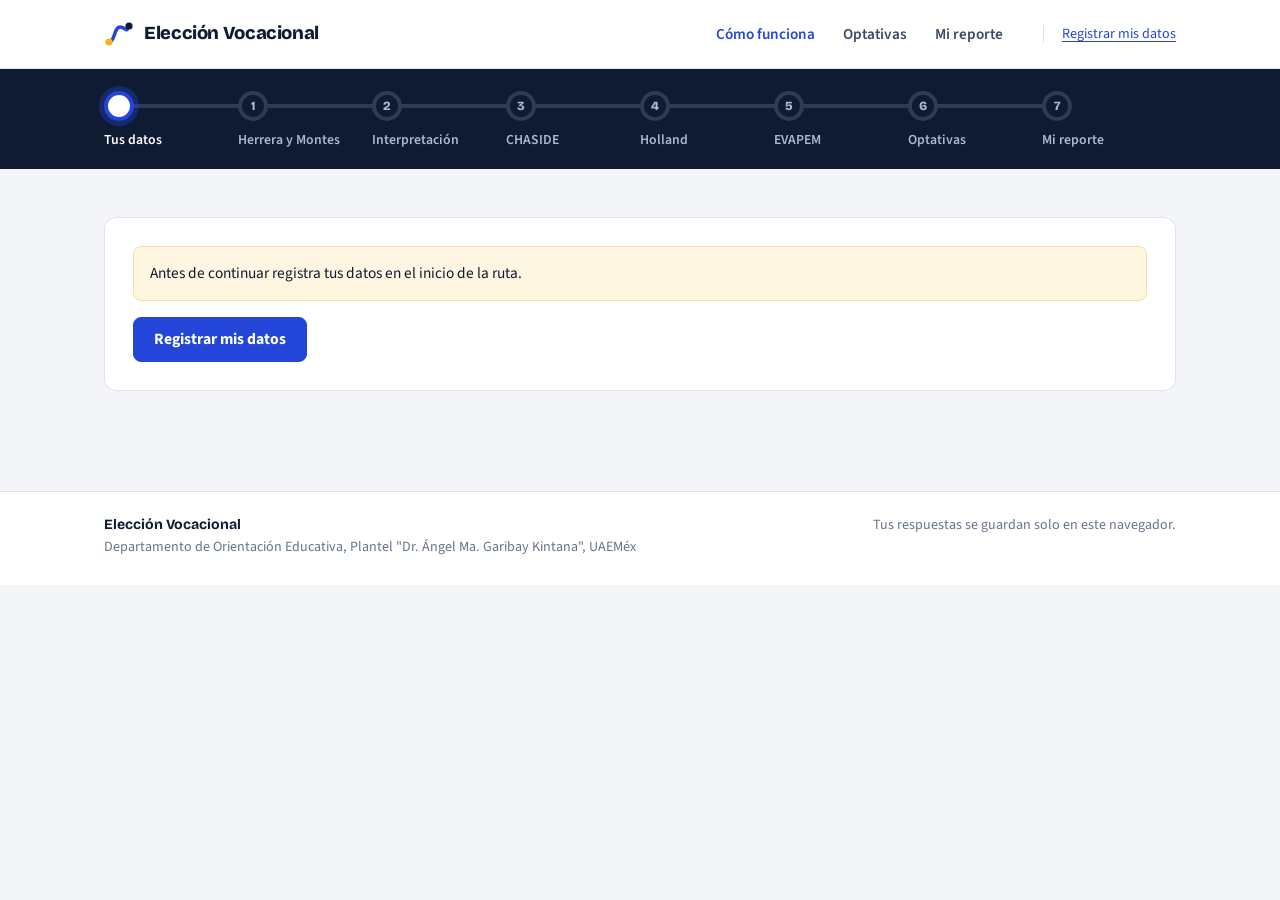
<file: paso1-herrera-montes.html>
<!DOCTYPE html>
<html lang="es">
<head>
<meta charset="utf-8">
<meta name="viewport" content="width=device-width, initial-scale=1">
<title>Cuestionario de Intereses y Aptitudes (Herrera y Montes) | Elección Vocacional</title>
<link rel="preload" href="assets/fuentes/bricolage-grotesque-latin-wght-normal.woff2" as="font" type="font/woff2" crossorigin>
<link rel="stylesheet" href="assets/estilos.css">
</head>
<body>
<main class="contenedor" id="app">

  <!-- Instrucciones -->
  <section id="v-inicio">
    <div class="intro">
    <span class="paso">Paso 1 de 5</span>
    <h1>Cuestionario de Intereses y Aptitudes</h1>
    <p class="sub">Modelo de Luis Herrera y Montes, actualizado para estudiantes de bachillerato. Son dos secciones de 60 preguntas; te toma entre 20 y 30 minutos.</p>
    </div>
    <div class="rejilla dos">
      <div class="tarjeta suave" style="margin:0">
        <h3>Intereses: 60 preguntas</h3>
        <p>Pregúntate: <b>¿Qué tanto me gustaría hacer esto?</b></p>
        <p class="sub" style="margin:0">Respondes de 4 (me gusta mucho) a 0 (me desagrada mucho).</p>
      </div>
      <div class="tarjeta oro" style="margin:0">
        <h3>Aptitudes: 60 preguntas</h3>
        <p>Pregúntate: <b>¿Qué tan apto(a) me considero para esto?</b>, aunque no te guste.</p>
        <p class="sub" style="margin:0">Respondes de 4 (muy competente) a 0 (incompetente).</p>
      </div>
    </div>
    <div class="aviso info" style="margin-top:14px">Tus respuestas se guardan en cuanto las marcas. Si cierras la página, podrás continuar donde te quedaste. También puedes contestar con el teclado: teclas <b>0</b> a <b>4</b>, y flechas ← → para moverte.</div>
    <div class="acciones">
      <button class="btn" id="btn-comenzar" type="button">Comenzar</button>
      <button class="btn sec oculto" id="btn-reiniciar" type="button">Volver a empezar desde cero</button>
    </div>
  </section>

  <!-- Cuestionario -->
  <section id="v-test" class="tarjeta oculto" aria-live="polite">
    <div style="display:flex;justify-content:space-between;gap:10px;flex-wrap:wrap;align-items:baseline">
      <h2 id="t-seccion" style="margin:0">Intereses</h2>
      <span class="sub" id="t-contador">1 / 60</span>
    </div>
    <p class="sub" id="t-pregunta-guia" style="margin:4px 0 0">¿Qué tanto te gustaría…?</p>
    <div class="progreso" aria-hidden="true"><div id="t-barra" style="width:0"></div></div>
    <p class="pregunta"><span id="t-num">1.</span> <span id="t-texto"></span></p>
    <fieldset style="border:0;padding:0;margin:0">
      <legend class="sr">Elige una opción</legend>
      <div class="opciones" id="t-opciones"></div>
    </fieldset>
    <div class="acciones" style="justify-content:space-between">
      <button class="btn sec" id="btn-ant" type="button">Anterior</button>
      <span class="sub" id="t-faltan" style="align-self:center;font-size:.86rem"></span>
      <button class="btn sec" id="btn-sig" type="button">Siguiente</button>
    </div>
  </section>

  <!-- Transición -->
  <section id="v-transicion" class="tarjeta oculto">
    <span class="etiqueta">Sección 1 completada</span>
    <h2>¡Terminaste la sección de Intereses!</h2>
    <p>Ahora contestarás la sección de <b>Aptitudes</b>. Recuerda: no se trata de si te gusta la actividad, sino de qué tan capaz te consideras para aprenderla o realizarla.</p>
    <div class="acciones"><button class="btn sec" id="btn-volver-int" type="button">Revisar intereses</button><button class="btn" id="btn-ir-apt" type="button">Comenzar aptitudes</button></div>
  </section>

  <!-- Resultados -->
  <section id="v-resultados" class="oculto">
    <div class="intro" style="max-width:none">
      <span class="paso">Resultados del paso 1</span>
      <h1>Tu perfil de intereses y aptitudes</h1>
      <p class="sub" id="r-ficha"></p>
      <div class="aviso">Las líneas verticales de cada barra marcan el 50 % y el 75 %. Según el manual, de 75 % a 100 % son <b>intereses profesionales</b> y <b>aptitudes desarrolladas</b>.</div>
    </div>
    <div class="rejilla dos">
      <div class="tarjeta"><h2>Perfil de intereses</h2><div id="r-int"></div></div>
      <div class="tarjeta"><h2>Perfil de aptitudes</h2><div id="r-apt"></div></div>
    </div>
    <div class="tarjeta" id="r-perfil-bajo"></div>
    <div class="acciones no-imprimir">
      <a class="btn" href="paso2-interpretacion.html">Continuar al paso 2: Interpretación</a>
      <button class="btn sec" type="button" onclick="window.print()">Imprimir o guardar en PDF</button>
      <button class="btn sec" type="button" id="btn-revisar">Revisar mis respuestas</button>
    </div>
  </section>
</main>
<script src="assets/datos.js"></script>
<script src="assets/ruta.js"></script>
<script>
Ruta.montarEncabezado(1);
const D = window.DATOS;
const ESCALAS = {
  int: [[4,'Me gusta mucho'],[3,'Me gusta algo o en parte'],[2,'Me es indiferente'],[1,'Me desagrada algo'],[0,'Me desagrada mucho']],
  apt: [[4,'Muy competente'],[3,'Competente'],[2,'Medianamente competente'],[1,'Muy poco competente'],[0,'Incompetente']]
};
const app = document.getElementById('app');
const vistas = ['v-inicio','v-test','v-transicion','v-resultados'];
function ver(id) { vistas.forEach(v => document.getElementById(v).classList.toggle('oculto', v !== id)); window.scrollTo(0, 0); }

let st = Ruta.obtener('hm') || {};
st.respInt = st.respInt || Array(60).fill(null);
st.respApt = st.respApt || Array(60).fill(null);
let seccion = st.seccion || 'int';
let idx = st.idx || 0;

function guardarAvance() { st.seccion = seccion; st.idx = idx; Ruta.guardar('hm', st); }
const resp = () => seccion === 'int' ? st.respInt : st.respApt;

if (Ruta.exigirAlumno(app)) iniciar();

function iniciar() {
  const empezado = st.respInt.some(v => v !== null);
  if (st.completado) { mostrarResultados(); return; }
  if (empezado) {
    document.getElementById('btn-comenzar').textContent = 'Continuar donde me quedé';
    document.getElementById('btn-reiniciar').classList.remove('oculto');
  }
}

document.getElementById('btn-comenzar').onclick = () => { ver('v-test'); cargar(); };
document.getElementById('btn-reiniciar').onclick = () => {
  if (!confirm('Se borrarán tus 120 respuestas. ¿Continuar?')) return;
  st = { respInt: Array(60).fill(null), respApt: Array(60).fill(null) }; seccion = 'int'; idx = 0; guardarAvance(); ver('v-test'); cargar();
};
document.getElementById('btn-ir-apt').onclick = () => { seccion = 'apt'; idx = 0; guardarAvance(); ver('v-test'); cargar(); };
document.getElementById('btn-volver-int').onclick = () => { seccion = 'int'; idx = 59; ver('v-test'); cargar(); };
document.getElementById('btn-revisar').onclick = () => { seccion = 'int'; idx = 0; ver('v-test'); cargar(); };

function cargar() {
  const esInt = seccion === 'int';
  const banco = esInt ? D.preguntasInt : D.preguntasApt;
  document.getElementById('t-seccion').textContent = esInt ? 'Intereses' : 'Aptitudes';
  document.getElementById('t-pregunta-guia').textContent = esInt ? (idx >= 50 ? '¿Qué tanto te gustaría trabajar como…?' : '¿Qué tanto te gustaría…?') : '¿Qué tan apto(a) te consideras para…?';
  document.getElementById('t-contador').textContent = `${idx + 1} / 60`;
  const hechas = st.respInt.filter(v => v !== null).length + st.respApt.filter(v => v !== null).length;
  document.getElementById('t-barra').style.width = (hechas / 120 * 100) + '%';
  document.getElementById('t-num').textContent = (idx + 1) + '.';
  document.getElementById('t-texto').textContent = banco[idx];
  const r = resp();
  document.getElementById('t-opciones').innerHTML = ESCALAS[seccion].map(([v, t]) => `
    <input type="radio" name="op" id="op${v}" value="${v}" ${r[idx] === v ? 'checked' : ''}>
    <label for="op${v}"><b>${v}</b><span>${t}</span></label>`).join('');
  document.querySelectorAll('#t-opciones input').forEach(inp => inp.addEventListener('change', () => responder(+inp.value)));
  const faltan = r.filter(v => v === null).length;
  document.getElementById('t-faltan').textContent = faltan ? `Te faltan ${faltan} en esta sección` : 'Sección completa';
  document.getElementById('btn-ant').disabled = (seccion === 'int' && idx === 0);
  document.getElementById('btn-sig').textContent = idx === 59 ? (seccion === 'int' ? 'Ir a Aptitudes' : 'Ver resultados') : 'Siguiente';
}

let temporizador = null;
function responder(v) {
  resp()[idx] = v; guardarAvance();
  if (st.completado) calcular(); // revisión: mantener resultados al día
  clearTimeout(temporizador);
  temporizador = setTimeout(avanzar, 220);
}
function avanzar() {
  if (idx < 59) { idx++; guardarAvance(); cargar(); return; }
  const r = resp(); const pend = r.findIndex(v => v === null);
  if (pend !== -1) { idx = pend; cargar(); document.getElementById('t-faltan').textContent = 'Aún falta esta pregunta por contestar.'; return; }
  if (seccion === 'int') { ver('v-transicion'); return; }
  const pendInt = st.respInt.findIndex(v => v === null);
  if (pendInt !== -1) { seccion = 'int'; idx = pendInt; cargar(); return; }
  calcular(); mostrarResultados();
}
function retroceder() {
  if (idx > 0) idx--; else if (seccion === 'apt') { seccion = 'int'; idx = 59; }
  guardarAvance(); cargar();
}
document.getElementById('btn-sig').onclick = avanzar;
document.getElementById('btn-ant').onclick = retroceder;
document.addEventListener('keydown', e => {
  if (document.getElementById('v-test').classList.contains('oculto')) return;
  if (/^[0-4]$/.test(e.key)) { const inp = document.getElementById('op' + e.key); inp.checked = true; responder(+e.key); }
  else if (e.key === 'ArrowRight' && resp()[idx] !== null) avanzar();
  else if (e.key === 'ArrowLeft') retroceder();
});

/* Calificación según la hoja de respuestas del manual:
   la columna de cada pregunta es (número - 1) mod 10; se suman 6 preguntas (máx. 24) y se convierte con la tabla de porcentajes. */
function puntuar(respuestas, cats) {
  const sumas = Array(10).fill(0);
  respuestas.forEach((v, i) => sumas[i % 10] += (v || 0));
  const pct = {}, suma = {};
  cats.forEach(([k], c) => { suma[k] = sumas[c]; pct[k] = D.tablaPct[sumas[c]]; });
  return { suma, pct };
}
function calcular() {
  const i = puntuar(st.respInt, D.catInt), a = puntuar(st.respApt, D.catApt);
  Object.assign(st, { sumInt: i.suma, pctInt: i.pct, sumApt: a.suma, pctApt: a.pct, completado: new Date().toISOString(), fuente: 'cuestionario en línea' });
  delete st.seccion; delete st.idx;
  Ruta.guardar('hm', st);
  // Si el alumno rehace el test, su interpretación anterior deja de ser válida.
  const ip = Ruta.obtener('interp'); if (ip) { ip.completado = null; Ruta.guardar('interp', ip); }
}

function mostrarResultados() {
  ver('v-resultados');
  const al = Ruta.alumno();
  document.getElementById('r-ficha').textContent = `${al.nombre}, grupo ${al.grupo}, ${Ruta.fecha(st.completado)}`;
  const oi = Ruta.ordenar(st.pctInt, D.catInt), oa = Ruta.ordenar(st.pctApt, D.catApt);
  const topI = oi.slice(0, 2).map(x => x.clave), topA = [oa[0].clave];
  document.getElementById('r-int').innerHTML = Ruta.barras(D.catInt.map(([k, n]) => ({ clave: k, nombre: n, valor: st.pctInt[k] })), { resaltar: topI }) +
    `<p class="sub" style="margin-top:10px;font-size:.88rem">Más altos: <b>${oi.slice(0, 4).map(x => `${x.nombre} (${x.valor}%)`).join(', ')}</b></p>`;
  document.getElementById('r-apt').innerHTML = Ruta.barras(D.catApt.map(([k, n]) => ({ clave: k, nombre: n, valor: st.pctApt[k] })), { resaltar: topA, clase: 'apt' }) +
    `<p class="sub" style="margin-top:10px;font-size:.88rem">Más altas: <b>${oa.slice(0, 4).map(x => `${x.nombre} (${x.valor}%)`).join(', ')}</b></p>`;
  const caja = document.getElementById('r-perfil-bajo');
  const maxA = oa[0].valor, maxI = oi[0].valor;
  const notas = [];
  if (maxI < 75) notas.push('Ninguno de tus intereses llegó al 75 %. El manual sugiere tomar de todos modos los dos más altos, y comentarlo con tu orientador(a).');
  if (maxA < 50) notas.push('Tu perfil de aptitudes salió bajo. El manual explica que a veces nos subestimamos o nos comparamos con otros; en ese caso, interpreta tu perfil a partir de la columna más alta.');
  caja.innerHTML = notas.length ? '<h3>Para tomar en cuenta</h3>' + notas.map(n => `<p>${n}</p>`).join('') : '';
  caja.classList.toggle('oculto', !notas.length);
}
</script>
</body>
</html>
</file>
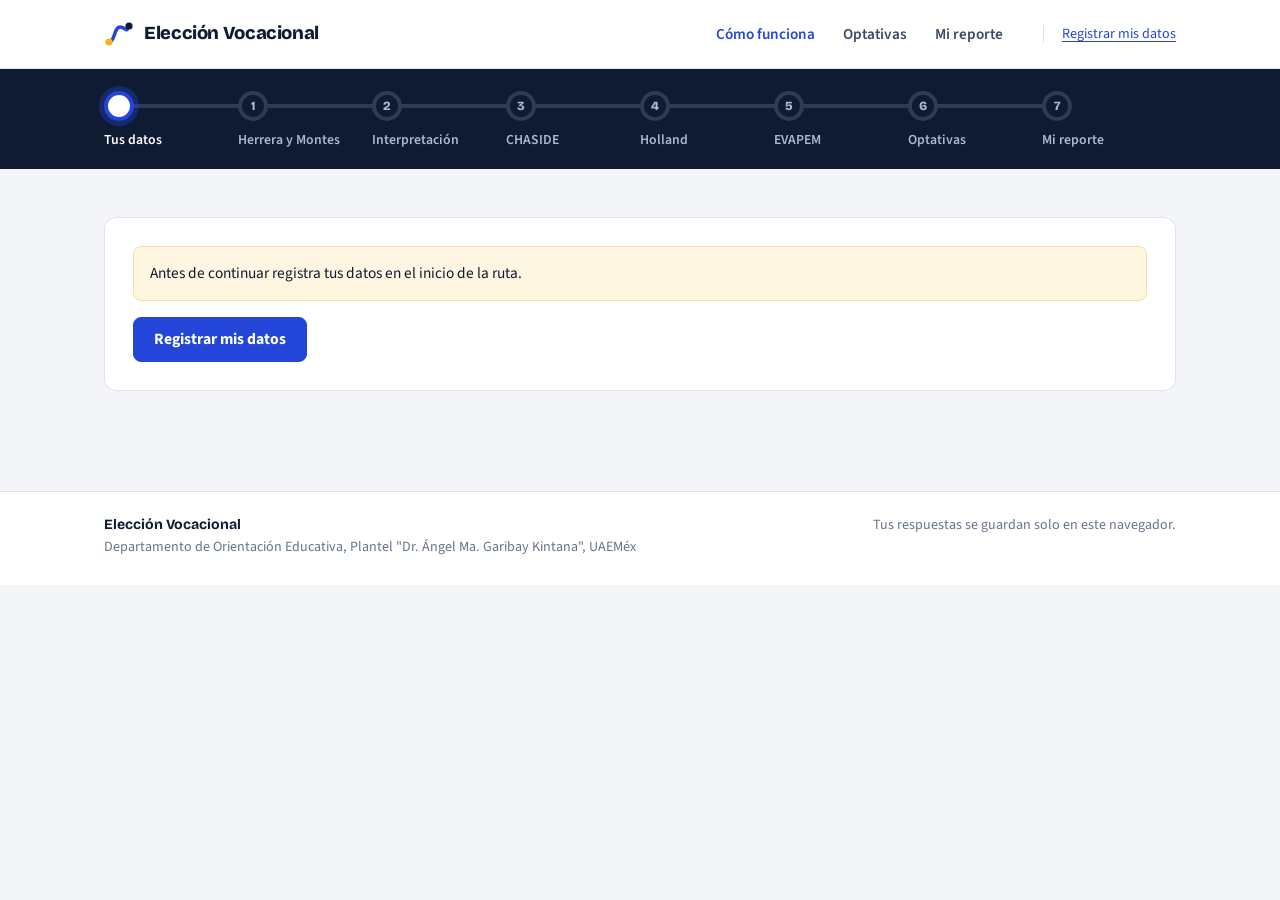
<file: paso2-interpretacion.html>
<!DOCTYPE html>
<html lang="es">
<head>
<meta charset="utf-8">
<meta name="viewport" content="width=device-width, initial-scale=1">
<title>Interpretación vocacional (Herrera y Montes) | Elección Vocacional</title>
<link rel="preload" href="assets/fuentes/bricolage-grotesque-latin-wght-normal.woff2" as="font" type="font/woff2" crossorigin>
<link rel="stylesheet" href="assets/estilos.css">
</head>
<body>
<main class="contenedor" id="app">
  <section class="intro no-imprimir">
    <span class="paso">Paso 2 de 5</span>
    <h1>Interpretación de tus resultados</h1>
    <p class="sub">Tus dos intereses más altos se buscan en la <b>Tabla de Combinaciones</b> y tu aptitud más alta en la <b>Tabla de Aptitudes con Opciones Educativas</b> del manual institucional.</p>
    <div id="origen"></div>
  </section>

  <!-- Captura manual (test en papel o corrección) -->
  <section class="tarjeta no-imprimir oculto" id="captura">
    <h2>Captura de porcentajes</h2>
    <p class="sub">Escribe el porcentaje de cada columna tal como aparece en tu hoja de respuestas (0 a 100).</p>
    <div class="rejilla dos">
      <div><h3>Intereses</h3><div id="cap-int"></div></div>
      <div><h3>Aptitudes</h3><div id="cap-apt"></div></div>
    </div>
    <div id="cap-error" class="aviso alerta oculto" role="alert"></div>
    <div class="acciones"><button class="btn" type="button" id="btn-aplicar">Interpretar estos porcentajes</button></div>
  </section>

  <!-- Desempate -->
  <section class="tarjeta no-imprimir oculto" id="desempate" aria-live="polite"></section>

  <!-- Reporte -->
  <section id="reporte" class="oculto">
    <div class="tarjeta solo-impresion">
      <strong>Departamento de Orientación Educativa, Plantel "Dr. Ángel Ma. Garibay Kintana", UAEMéx</strong><br>
      Reporte de interpretación vocacional (Herrera y Montes)
    </div>
    <div class="tarjeta">
      <h2>Ficha</h2>
      <p id="rep-ficha" style="margin:0"></p>
    </div>
    <div class="rejilla dos">
      <div class="tarjeta"><h2>Intereses predominantes</h2><div id="rep-int"></div></div>
      <div class="tarjeta"><h2>Aptitud dominante</h2><div id="rep-apt"></div></div>
    </div>
    <div class="tarjeta">
      <span class="etiqueta">Según tus intereses (Tabla de Combinaciones)</span>
      <h2 id="rep-comb-tit"></h2>
      <div id="rep-comb"></div>
    </div>
    <div class="tarjeta">
      <span class="etiqueta">Según tu aptitud (Tabla de Aptitudes)</span>
      <h2 id="rep-apt-tit"></h2>
      <div id="rep-aptlist"></div>
    </div>
    <div class="tarjeta" id="rep-coinciden"></div>
    <div class="tarjeta">
      <h3>Tus porcentajes</h3>
      <div class="rejilla dos">
        <div id="rep-tabla-int"></div><div id="rep-tabla-apt"></div>
      </div>
    </div>
    <div class="aviso">Esta interpretación es un indicador de referencia basado en el modelo de Herrera y Montes. No es un dictamen absoluto: la elección profesional depende de tu reflexión, tus intereses y tu autonomía.</div>
    <div class="tarjeta solo-impresion" style="margin-top:40px">
      <div style="display:flex;justify-content:space-around;text-align:center;gap:30px">
        <div style="flex:1;border-top:1px solid #333;padding-top:6px" id="firma-alumno"></div>
        <div style="flex:1;border-top:1px solid #333;padding-top:6px" id="firma-orient"></div>
      </div>
    </div>
    <div class="acciones no-imprimir">
      <a class="btn" href="paso3-evapem.html">Continuar al paso 3: EVAPEM</a>
      <button class="btn sec" type="button" onclick="window.print()">Imprimir o guardar en PDF</button>
    </div>
  </section>
</main>
<script src="assets/datos.js"></script>
<script src="assets/ruta.js"></script>
<script>
Ruta.montarEncabezado(2);
const D = window.DATOS;
const app = document.getElementById('app');
const NUM_I = Object.fromEntries(D.catInt.map(([k], i) => [k, i + 1]));
const NOMBRE_I = Object.fromEntries(D.catInt), NOMBRE_A = Object.fromEntries(D.catApt);
let pctInt = null, pctApt = null, fuente = '';
let eleccionInt = [], eleccionApt = null;

if (Ruta.exigirAlumno(app)) iniciar();

function iniciar() {
  const hm = Ruta.obtener('hm'), ip = Ruta.obtener('interp');
  const origen = document.getElementById('origen');
  if (hm && hm.completado) {
    pctInt = { ...hm.pctInt }; pctApt = { ...hm.pctApt }; fuente = 'Paso 1 (cuestionario en línea)';
    origen.innerHTML = `<div class="aviso info">Tus porcentajes se tomaron automáticamente del <b>paso 1</b> (${Ruta.fecha(hm.completado)}). No necesitas copiarlos.</div>
      <button class="btn sec" type="button" id="btn-manual">Contesté el test en papel / quiero capturar otros porcentajes</button>`;
  } else if (ip && ip.manual) {
    pctInt = ip.pctInt; pctApt = ip.pctApt; fuente = 'Captura manual';
    origen.innerHTML = `<div class="aviso">Estás usando porcentajes capturados a mano.</div><button class="btn sec" type="button" id="btn-manual">Editar porcentajes</button>`;
  } else {
    origen.innerHTML = `<div class="aviso">Aún no completas el paso 1. Puedes <a href="paso1-herrera-montes.html">contestar el cuestionario en línea</a> o, si lo hiciste en papel, capturar tus porcentajes aquí.</div>`;
    mostrarCaptura(); return;
  }
  document.getElementById('btn-manual').onclick = mostrarCaptura;
  if (ip && ip.int1 && ip.fuente === fuente) { eleccionInt = ip.eleccionInt || []; eleccionApt = ip.eleccionApt || null; }
  interpretar();
}

function filaCaptura(pref, k, n, v) {
  return `<div class="barra-fila" style="grid-template-columns:1fr 90px"><label for="${pref}-${k}" style="margin:0;font-weight:500">${n}</label>
    <input id="${pref}-${k}" type="number" min="0" max="100" inputmode="numeric" value="${v ?? ''}" placeholder="%"></div>`;
}
function mostrarCaptura() {
  document.getElementById('captura').classList.remove('oculto');
  document.getElementById('cap-int').innerHTML = D.catInt.map(([k, n]) => filaCaptura('ci', k, n, pctInt && pctInt[k])).join('');
  document.getElementById('cap-apt').innerHTML = D.catApt.map(([k, n]) => filaCaptura('ca', k, n, pctApt && pctApt[k])).join('');
  document.getElementById('captura').scrollIntoView();
}
document.getElementById('btn-aplicar').onclick = () => {
  const leer = (pref, cats) => { const o = {}; let ok = true;
    cats.forEach(([k]) => { const raw = document.getElementById(`${pref}-${k}`).value.trim(); const v = Number(raw);
      if (raw === '' || !Number.isInteger(v) || v < 0 || v > 100) ok = false; o[k] = v; });
    return ok ? o : null; };
  const i = leer('ci', D.catInt), a = leer('ca', D.catApt);
  const err = document.getElementById('cap-error');
  if (!i || !a) { err.textContent = 'Escribe los 20 porcentajes como números enteros entre 0 y 100.'; err.classList.remove('oculto'); return; }
  err.classList.add('oculto');
  pctInt = i; pctApt = a; fuente = 'Captura manual'; eleccionInt = []; eleccionApt = null;
  document.getElementById('captura').classList.add('oculto');
  interpretar(true);
};

/* Empates: quiénes entran seguro y entre quiénes hay que elegir */
function analizarTop(pcts, cats, n) {
  const ord = Ruta.ordenar(pcts, cats);
  const corte = ord[n - 1].valor;
  const seguros = ord.filter(x => x.valor > corte).map(x => x.clave);
  const empatados = ord.filter(x => x.valor === corte).map(x => x.clave);
  const hayEmpate = seguros.length + empatados.length > n;
  return { ord, seguros, empatados, hayEmpate, faltan: n - seguros.length };
}

function interpretar(nuevo) {
  const ti = analizarTop(pctInt, D.catInt, 2), ta = analizarTop(pctApt, D.catApt, 1);
  if (ti.ord[0].valor === 0 && ta.ord[0].valor === 0) { document.getElementById('reporte').classList.add('oculto'); return; }
  // Validar elecciones previas contra los empates actuales
  if (!ti.hayEmpate || eleccionInt.length !== ti.faltan || !eleccionInt.every(k => ti.empatados.includes(k))) eleccionInt = ti.hayEmpate ? eleccionInt.filter(k => ti.empatados.includes(k)).slice(0, ti.faltan) : [];
  if (!ta.hayEmpate || !ta.empatados.includes(eleccionApt)) eleccionApt = ta.hayEmpate && ta.empatados.includes(eleccionApt) ? eleccionApt : null;

  const caja = document.getElementById('desempate');
  const necesitaInt = ti.hayEmpate && eleccionInt.length !== ti.faltan;
  const necesitaApt = ta.hayEmpate && !eleccionApt;
  if (ti.hayEmpate || ta.hayEmpate) {
    caja.classList.remove('oculto');
    let h = '<h2>Tienes puntajes empatados</h2><p class="sub">Elige con cuál quieres trabajar. Piensa en cuál te identifica más; puedes cambiarlo cuando quieras.</p>';
    if (ti.hayEmpate) {
      h += `<h3>${ti.seguros.length ? `Tu interés más alto es <b>${NOMBRE_I[ti.seguros[0]]}</b>. ` : ''}Elige ${ti.faltan === 1 ? '1 interés' : '2 intereses'} entre estos (${pctInt[ti.empatados[0]]} %):</h3><div class="chips" role="group">` +
        ti.empatados.map(k => `<button type="button" class="btn ${eleccionInt.includes(k) ? '' : 'sec'}" aria-pressed="${eleccionInt.includes(k)}" data-int="${k}">${NOMBRE_I[k]}</button>`).join('') + '</div>';
    }
    if (ta.hayEmpate) {
      h += `<h3 style="margin-top:14px">Elige tu aptitud principal entre estas (${pctApt[ta.empatados[0]]} %):</h3><div class="chips" role="group">` +
        ta.empatados.map(k => `<button type="button" class="btn ${eleccionApt === k ? 'oro' : 'sec'}" aria-pressed="${eleccionApt === k}" data-apt="${k}">${NOMBRE_A[k]}</button>`).join('') + '</div>';
    }
    caja.innerHTML = h;
    caja.querySelectorAll('[data-int]').forEach(b => b.onclick = () => {
      const k = b.dataset.int;
      if (eleccionInt.includes(k)) eleccionInt = eleccionInt.filter(x => x !== k);
      else { eleccionInt.push(k); if (eleccionInt.length > ti.faltan) eleccionInt.shift(); }
      interpretar();
    });
    caja.querySelectorAll('[data-apt]').forEach(b => b.onclick = () => { eleccionApt = b.dataset.apt; interpretar(); });
  } else caja.classList.add('oculto');

  if (necesitaInt || necesitaApt) { document.getElementById('reporte').classList.add('oculto'); guardar(null); return; }
  const ints = ti.hayEmpate ? [...ti.seguros, ...eleccionInt] : ti.ord.slice(0, 2).map(x => x.clave);
  ints.sort((a, b) => pctInt[b] - pctInt[a]);
  const apt = ta.hayEmpate ? eleccionApt : ta.ord[0].clave;
  pintar(ints[0], ints[1], apt, ti.ord);
  if (nuevo) document.getElementById('reporte').scrollIntoView();
}

function buscarComb(a, b) { const x = NUM_I[a], y = NUM_I[b]; return D.comb[`${Math.min(x, y)}-${Math.max(x, y)}`] || null; }

function pintar(i1, i2, apt, ordI) {
  const al = Ruta.alumno();
  document.getElementById('reporte').classList.remove('oculto');
  document.getElementById('rep-ficha').innerHTML = `<b>${Ruta.esc(al.nombre)}</b>, grupo ${Ruta.esc(al.grupo)}, ${Ruta.esc(al.edad)} años, ${Ruta.esc(al.sexo)}, Orientador(a): ${Ruta.esc(al.docente)}<br><span class="sub">Fuente de los porcentajes: ${fuente}, ${Ruta.fecha()}</span>`;
  document.getElementById('firma-alumno').textContent = al.nombre;
  document.getElementById('firma-orient').textContent = 'Orientador(a): ' + al.docente;
  const tarjetaCat = (k, nombres, descs, pcts, nivel, n) => `<div style="margin-bottom:12px"><b>${n} ${nombres[k]}: ${pcts[k]} %</b> <span class="chip">${nivel(pcts[k])}</span><p class="sub" style="margin:4px 0 0;font-size:.9rem">${descs[k]}</p></div>`;
  document.getElementById('rep-int').innerHTML = tarjetaCat(i1, NOMBRE_I, D.descInt, pctInt, Ruta.nivelInteres, '1.º') + tarjetaCat(i2, NOMBRE_I, D.descInt, pctInt, Ruta.nivelInteres, '2.º') +
    (pctInt[i2] < 75 ? '<p class="sub" style="font-size:.85rem">El manual recomienda que los dos intereses estén de preferencia por encima del 75 %.</p>' : '');
  document.getElementById('rep-apt').innerHTML = tarjetaCat(apt, NOMBRE_A, D.descApt, pctApt, Ruta.nivelAptitud, '1.º');

  // Cruce 1
  let lista = buscarComb(i1, i2), nota = '', usado = [i1, i2];
  document.getElementById('rep-comb-tit').textContent = `${NOMBRE_I[i1]} + ${NOMBRE_I[i2]}`;
  if (!lista) {
    // Combinación no incluida en la tabla del manual: se busca la más cercana entre tus intereses más altos
    const cands = [];
    ordI.slice(0, 5).forEach((x, a) => ordI.slice(0, 5).forEach((y, b) => {
      if (b <= a) return; const l = buscarComb(x.clave, y.clave);
      if (l && (x.clave === i1 || x.clave === i2 || y.clave === i1 || y.clave === i2)) cands.push({ a: x.clave, b: y.clave, s: x.valor + y.valor, l });
    }));
    cands.sort((p, q) => q.s - p.s);
    if (cands.length) {
      lista = cands[0].l; usado = [cands[0].a, cands[0].b];
      nota = `<div class="aviso">La Tabla de Combinaciones del manual no incluye la combinación <b>${NOMBRE_I[i1]} – ${NOMBRE_I[i2]}</b>. Se muestra la combinación más cercana entre tus intereses más altos: <b>${NOMBRE_I[usado[0]]} – ${NOMBRE_I[usado[1]]}</b> (${pctInt[usado[0]]} % y ${pctInt[usado[1]]} %). Coméntalo con tu orientador(a).</div>`;
    } else nota = `<div class="aviso">La Tabla de Combinaciones no incluye esta combinación. Revisa con tu orientador(a) las opciones de tu aptitud dominante.</div>`;
  }
  document.getElementById('rep-comb').innerHTML = nota + (lista ? `<p class="sub">Opciones educativas para la combinación de tus intereses (el orden de los dos rasgos no importa):</p><div class="chips">${lista.map(c => `<span class="chip">${c}</span>`).join('')}</div>` : '');
  // Cruce 2
  const listaA = D.aptOpc[apt] || [];
  document.getElementById('rep-apt-tit').textContent = NOMBRE_A[apt];
  document.getElementById('rep-aptlist').innerHTML = `<p class="sub">Opciones educativas que exigen un buen dominio de tu aptitud principal:</p><div class="chips">${listaA.map(c => `<span class="chip">${c}</span>`).join('')}</div>`;
  // Coincidencias
  const setI = new Set((lista || []).map(Ruta.norm));
  const ambos = listaA.filter(c => setI.has(Ruta.norm(c)));
  document.getElementById('rep-coinciden').innerHTML = ambos.length
    ? `<span class="etiqueta">Donde se cruzan gusto y capacidad</span><h2>Aparecen en ambas tablas</h2><div class="chips">${ambos.map(c => `<span class="chip marcada">${c}</span>`).join('')}</div><p class="sub" style="margin-top:8px">Estas opciones coinciden con tus intereses y con tu aptitud dominante: son buenas candidatas para investigar a fondo.</p>`
    : `<h2>Gusto y capacidad</h2><p class="sub">Ninguna opción aparece en las dos listas. Es común: compara ambas con tu orientador(a) y piensa qué peso le das a lo que te gusta y a lo que se te facilita.</p>`;
  // Tablas
  const tabla = (cats, pcts, nivel) => `<table><thead><tr><th>Área</th><th class="num">%</th><th>Nivel</th></tr></thead><tbody>${cats.map(([k, n]) => `<tr><td>${n}</td><td class="num">${pcts[k]}</td><td>${nivel(pcts[k])}</td></tr>`).join('')}</tbody></table>`;
  document.getElementById('rep-tabla-int').innerHTML = '<h3>Intereses</h3>' + tabla(D.catInt, pctInt, Ruta.nivelInteres);
  document.getElementById('rep-tabla-apt').innerHTML = '<h3>Aptitudes</h3>' + tabla(D.catApt, pctApt, Ruta.nivelAptitud);
  guardar({ int1: i1, int2: i2, apt, combUsada: usado, alternativa: !!nota && !!lista, carrerasInt: lista || [], carrerasApt: listaA, coinciden: ambos });
}

function guardar(r) {
  const base = { pctInt, pctApt, fuente, manual: fuente === 'Captura manual', eleccionInt, eleccionApt };
  Ruta.guardar('interp', r ? { ...base, ...r, completado: new Date().toISOString() } : { ...base, completado: null });
}
</script>
</body>
</html>
</file>
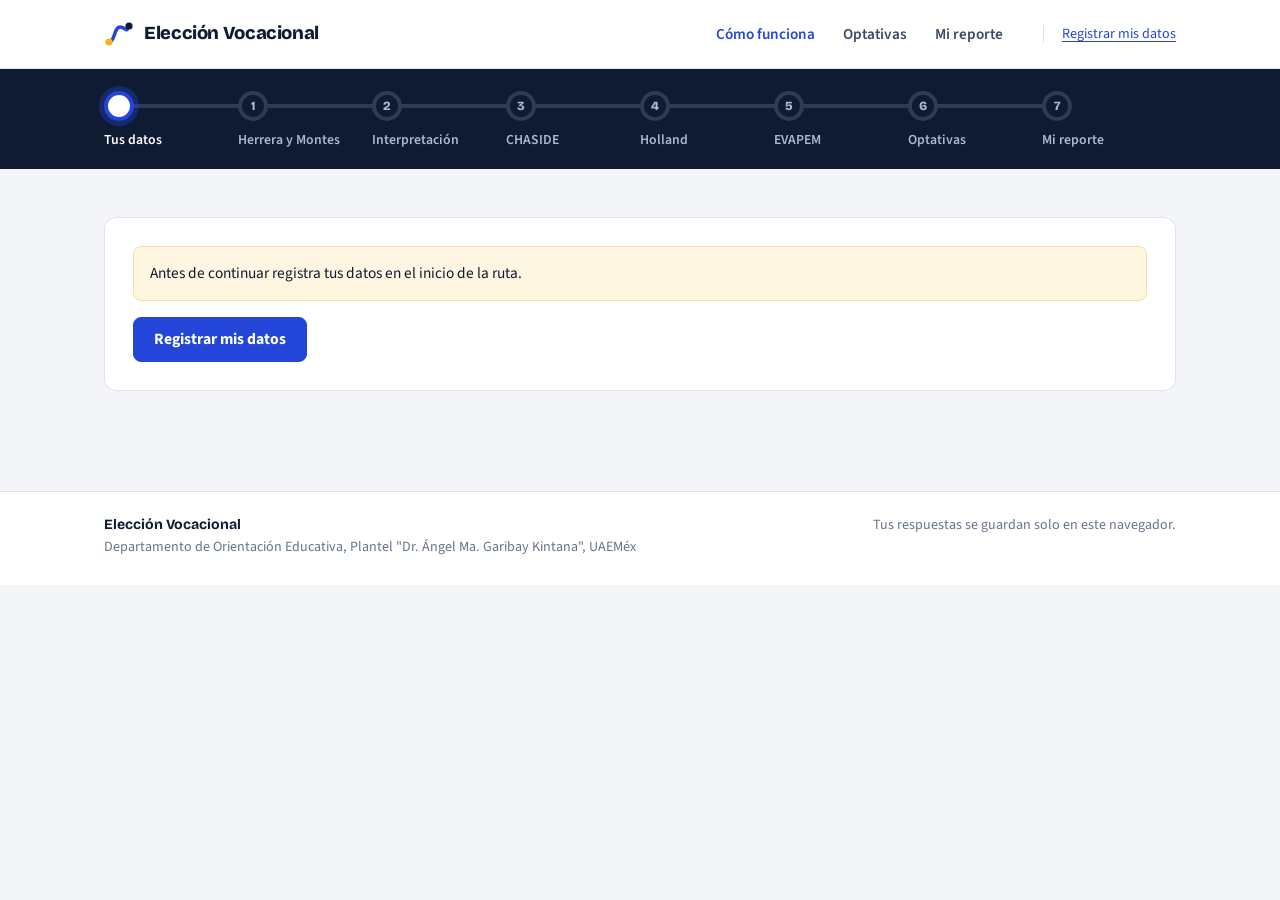
<file: paso3-evapem.html>
<!DOCTYPE html>
<html lang="es">
<head>
<meta charset="utf-8">
<meta name="viewport" content="width=device-width, initial-scale=1">
<title>Perfil vocacional EVAPEM IV | Elección Vocacional</title>
<link rel="preload" href="assets/fuentes/bricolage-grotesque-latin-wght-normal.woff2" as="font" type="font/woff2" crossorigin>
<link rel="stylesheet" href="assets/estilos.css">
</head>
<body>
<main class="contenedor" id="app">
  <section class="intro no-imprimir">
    <span class="paso">Paso 3 de 5</span>
    <h1>Perfil vocacional EVAPEM IV</h1>
    <p class="sub">Compara los rasgos más altos de tu gráfica EVAPEM con el perfil de ingreso de 80 opciones educativas.</p>
    <ol style="padding-left:20px;margin:10px 0">
      <li>Abre tu gráfica de resultados de EVAPEM.</li>
      <li>Marca los <b>10 rasgos con puntaje más alto</b> (escala "Superior").</li>
      <li>Si no completas 10 en "Superior", completa con los más altos de tu escala "Altos".</li>
    </ol>
  </section>

  <section class="tarjeta no-imprimir">
    <div style="display:flex;justify-content:space-between;align-items:baseline;flex-wrap:wrap;gap:8px">
      <h2 style="margin:0">Tus 10 rasgos</h2>
      <span class="chip" id="contador" aria-live="polite">0 / 10</span>
    </div>
    <h3 style="margin-top:14px">Intereses (1–10)</h3><div class="rasgos" id="g1"></div>
    <h3 style="margin-top:14px">Aptitudes (11–21)</h3><div class="rasgos" id="g2"></div>
    <h3 style="margin-top:14px">Habilidades (22–38)</h3><div class="rasgos" id="g3"></div>
    <div class="acciones"><button class="btn sec" type="button" id="btn-limpiar">Limpiar selección</button></div>
  </section>

  <section id="resultados">
    <div class="tarjeta solo-impresion"><strong>Departamento de Orientación Educativa, Plantel "Dr. Ángel Ma. Garibay Kintana", UAEMéx</strong><br>Informe de perfil vocacional (EVAPEM IV)</div>
    <div class="tarjeta solo-impresion"><p id="ficha-imp" style="margin:0"></p></div>
    <div id="aviso-incompleto" class="aviso info no-imprimir">Marca exactamente 10 rasgos para ver tus resultados.</div>
    <div id="bloque-res" class="oculto">
      <div class="tarjeta">
        
        <h2>Afinidad por área de conocimiento</h2>
        <p class="sub">Promedio de tu afinidad con las carreras de cada área. Un área alta es una buena señal aunque una carrera concreta no aparezca en tu top 10.</p>
        <div id="areas"></div>
      </div>
      <div class="tarjeta">
        
        <h2>Top 15 de compatibilidad</h2>
        <div style="overflow-x:auto"><table id="tabla-top"></table></div>
        <details class="no-imprimir" style="margin-top:12px"><summary style="cursor:pointer;font-weight:600">Ver las 80 opciones</summary><div style="overflow-x:auto"><table id="tabla-todas"></table></div></details>
      </div>
      <div class="tarjeta suave">
        <h3>¿Cómo se calcula la afinidad?</h3>
        <p style="font-size:.92rem">Cada carrera requiere entre 13 y 33 rasgos, pero tú marcas 10. Para que todas las carreras se midan con la misma regla, la afinidad es: <b>rasgos tuyos que la carrera requiere ÷ el máximo que podrías cubrir</b> (10, o menos si la carrera pide menos de 10). Así, una ingeniería que pide 33 rasgos puede llegar al 100 % igual que Historia, que pide 13.</p>
        <p style="font-size:.92rem;margin:0"><b>"Gusto" y "Habilidad"</b> muestran qué parte de los rasgos de interés (1–10) y de aptitud (11–21) que pide la carrera cubriste. Las carreras marcadas con el mismo símbolo ◆ tienen exactamente el mismo perfil en EVAPEM, por eso empatan.</p>
      </div>
      <div class="aviso">Este análisis es una herramienta de apoyo para tu decisión y no debe tomarse como absoluto. Compleméntalo con tu reflexión personal y la guía de tu orientador(a).</div>
      <div class="acciones no-imprimir">
        <a class="btn" href="paso4-optativas.html">Continuar al paso 4: Optativas</a>
        <button class="btn sec" type="button" onclick="window.print()">Imprimir o guardar en PDF</button>
      </div>
    </div>
  </section>
</main>
<script src="assets/datos.js"></script>
<script src="assets/ruta.js"></script>
<script>
Ruta.montarEncabezado(3);
const D = window.DATOS;
const AREAS = { SOC: 'Sociales, Administración y Derecho', ING: 'Ingeniería, Manufactura y Construcción', SAL: 'Ciencias de la Salud', NAT: 'Ciencias Naturales, Exactas y Computación', AGR: 'Agronomía y Veterinaria', EDU: 'Educación y Humanidades', ART: 'Artes y Diseño' };
const app = document.getElementById('app');
const MAX = 10;
let sel = new Set((Ruta.obtener('evapem') || {}).rasgos || []);

// Carreras con perfil idéntico (mismos rasgos requeridos)
const grupos = {}; D.evapem.forEach(c => { const k = c.r.join(','); (grupos[k] = grupos[k] || []).push(c.n); });
const simbolo = {}; let g = 0; Object.values(grupos).filter(v => v.length > 1).forEach(v => { g++; v.forEach(n => simbolo[n] = g); });

if (Ruta.exigirAlumno(app)) {
  [['g1', 1, 10], ['g2', 11, 21], ['g3', 22, 38]].forEach(([id, a, b]) => {
    const cont = document.getElementById(id);
    for (let i = a; i <= b; i++) {
      const bt = document.createElement('button');
      bt.type = 'button'; bt.textContent = i; bt.dataset.n = i; bt.setAttribute('aria-label', 'Rasgo ' + i);
      bt.onclick = () => { sel.has(i) ? sel.delete(i) : sel.size < MAX && sel.add(i); actualizar(); };
      cont.appendChild(bt);
    }
  });
  document.getElementById('btn-limpiar').onclick = () => { sel.clear(); actualizar(); };
  actualizar();
}

function actualizar() {
  document.querySelectorAll('.rasgos button').forEach(b => {
    const on = sel.has(+b.dataset.n);
    b.setAttribute('aria-pressed', on); b.disabled = !on && sel.size >= MAX;
  });
  document.getElementById('contador').textContent = `${sel.size} / ${MAX}`;
  const listo = sel.size === MAX;
  document.getElementById('aviso-incompleto').classList.toggle('oculto', listo);
  document.getElementById('aviso-incompleto').textContent = sel.size > 0 ? `Llevas ${sel.size} rasgos; marca ${MAX - sel.size} más para ver tus resultados.` : 'Marca exactamente 10 rasgos para ver tus resultados.';
  document.getElementById('bloque-res').classList.toggle('oculto', !listo);
  if (!listo) { Ruta.guardar('evapem', { rasgos: [...sel], completado: null }); return; }
  calcular();
}

function calcular() {
  const res = D.evapem.map(c => {
    const m = c.r.filter(r => sel.has(r));
    const reqI = c.r.filter(r => r <= 10), reqA = c.r.filter(r => r >= 11 && r <= 21);
    return { n: c.n, a: c.a, req: c.r.length, m: m.length,
      afin: Math.round(m.length / Math.min(MAX, c.r.length) * 1000) / 10,
      gusto: reqI.length ? Math.round(m.filter(r => r <= 10).length / reqI.length * 100) : 0,
      habil: reqA.length ? Math.round(m.filter(r => r >= 11 && r <= 21).length / reqA.length * 100) : 0 };
  }).sort((x, y) => y.afin - x.afin || y.m - x.m || x.n.localeCompare(y.n, 'es'));

  const porArea = {}; res.forEach(r => (porArea[r.a] = porArea[r.a] || []).push(r.afin));
  const areas = Object.keys(AREAS).map(k => ({ clave: k, nombre: AREAS[k], valor: Math.round(porArea[k].reduce((s, v) => s + v, 0) / porArea[k].length) }))
    .sort((a, b) => b.valor - a.valor);
  document.getElementById('areas').innerHTML = Ruta.barras(areas, { resaltar: [areas[0].clave] });

  const fila = (r, i) => `<tr><td class="num">${i + 1}</td><td>${Ruta.esc(r.n)} ${simbolo[r.n] ? `<span title="Mismo perfil EVAPEM que otras carreras" style="color:var(--oro)">◆${simbolo[r.n]}</span>` : ''}<br><span class="sub" style="font-size:.78rem">${AREAS[r.a]}</span></td>
    <td class="num">${r.gusto}%</td><td class="num">${r.habil}%</td><td class="num">${r.m} / ${Math.min(MAX, r.req)}</td><td class="num"><b>${r.afin}%</b></td></tr>`;
  const cab = '<thead><tr><th class="num">#</th><th>Opción educativa</th><th class="num">Gusto</th><th class="num">Habilidad</th><th class="num">Rasgos</th><th class="num">Afinidad</th></tr></thead>';
  document.getElementById('tabla-top').innerHTML = cab + '<tbody>' + res.slice(0, 15).map(fila).join('') + '</tbody>';
  document.getElementById('tabla-todas').innerHTML = cab + '<tbody>' + res.map(fila).join('') + '</tbody>';
  const al = Ruta.alumno();
  document.getElementById('ficha-imp').innerHTML = `<b>${Ruta.esc(al.nombre)}</b>, grupo ${Ruta.esc(al.grupo)}, Orientador(a): ${Ruta.esc(al.docente)}, ${Ruta.fecha()}<br>Rasgos marcados: ${[...sel].sort((a, b) => a - b).join(', ')}`;
  Ruta.guardar('evapem', { rasgos: [...sel], top: res.slice(0, 15).map(({ n, a, afin, m, req }) => ({ n, a, afin, m, req })), areas, completado: new Date().toISOString() });
}
</script>
</body>
</html>
</file>
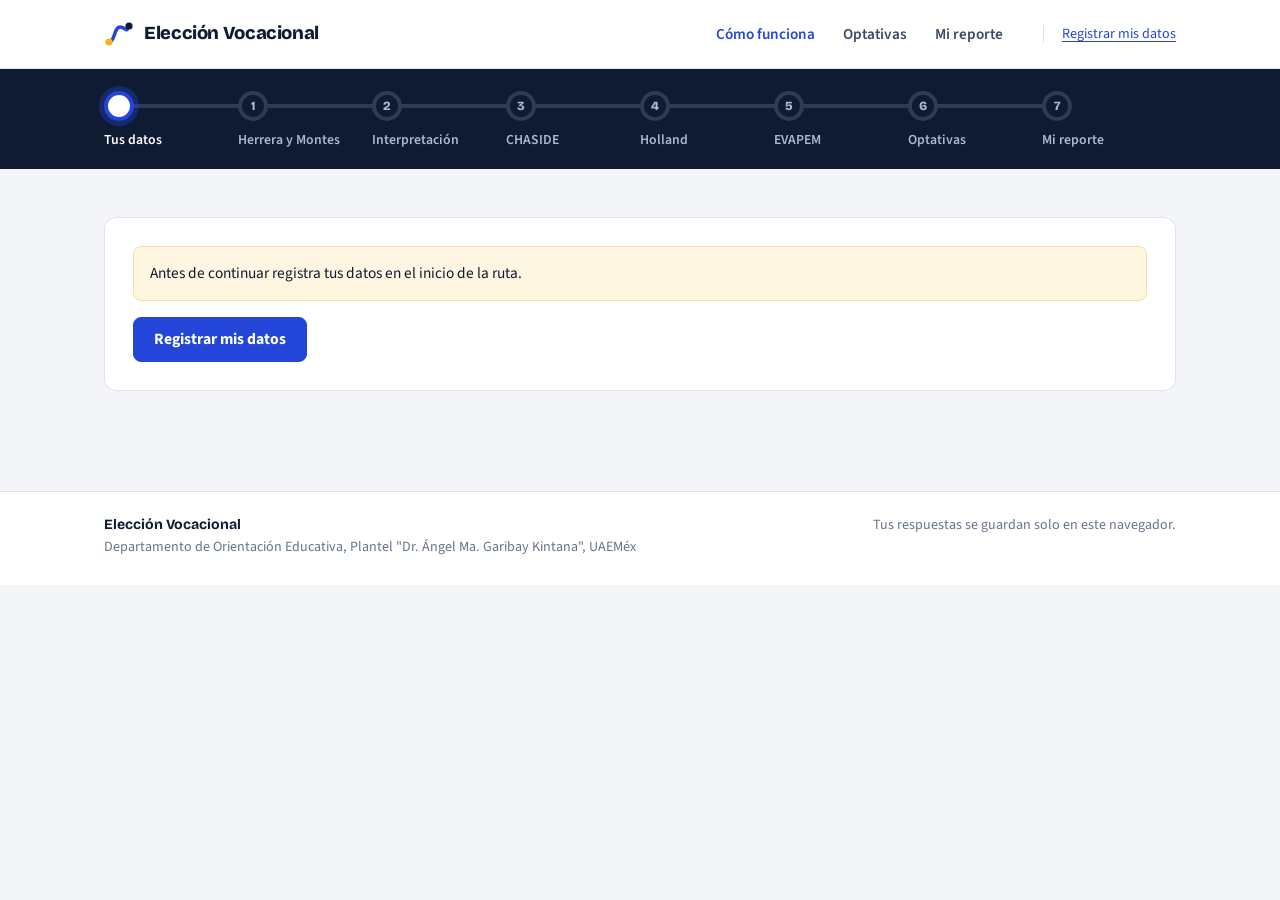
<file: paso4-optativas.html>
<!DOCTYPE html>
<html lang="es">
<head>
<meta charset="utf-8">
<meta name="viewport" content="width=device-width, initial-scale=1">
<title>Explorador de optativas y carreras | Elección Vocacional</title>
<link rel="preload" href="assets/fuentes/bricolage-grotesque-latin-wght-normal.woff2" as="font" type="font/woff2" crossorigin>
<link rel="stylesheet" href="assets/estilos.css">
</head>
<body>
<main class="contenedor" id="app">
  <section class="intro">
    <span class="paso">Paso 4 de 5</span>
    <h1>Explorador de optativas y carreras</h1>
    <p class="sub">Las optativas son tu primer acercamiento a las exigencias de la universidad. Aquí ves qué optativas conviene cursar según el área de la carrera que te interesa.</p>
    <div class="pestanas" role="tablist" aria-label="Catálogo de optativas">
      <button type="button" role="tab" id="tab-6" data-cat="6">Optativas de 6.º semestre</button>
      <button type="button" role="tab" id="tab-5" data-cat="5">Optativas de 5.º semestre</button>
    </div>
    <p class="sub" id="nota-cat" style="font-size:.88rem;margin:0"></p>
  </section>

  <section class="tarjeta" id="sugerencia"></section>

  <section class="tarjeta">
    <h2>Catálogo: ¿de qué trata cada optativa?</h2>
    <div class="rejilla tres" id="catalogo"></div>
  </section>

  <section class="tarjeta">
    <h2>Explorador por áreas</h2>
    <div class="campo" style="max-width:460px">
      <label for="buscar">Busca una carrera</label>
      <input id="buscar" type="search" placeholder="Ej. Medicina, Derecho, Software…" autocomplete="off">
    </div>
    <p class="sub oculto" id="sin-resultado" aria-live="polite"></p>
    <div id="areas"></div>
  </section>

  <section class="tarjeta oro">
    <h2>Mis dos optativas</h2>
    <p class="sub">Marca en el catálogo las dos que piensas elegir. Quedarán en tu reporte final. <b>La elección oficial se hace en el formulario de tu grupo.</b></p>
    <div id="mis-opt" class="chips"></div>
    <div class="acciones"><a class="btn" href="paso5-mi-ruta.html" id="btn-final">Ver mi reporte final</a></div>
  </section>
</main>
<script src="assets/datos.js"></script>
<script src="assets/ruta.js"></script>
<script>
Ruta.montarEncabezado(4);
const D = window.DATOS;
const app = document.getElementById('app');
const guardado = Ruta.obtener('optativas') || {};
const al = Ruta.alumno();
let cat = guardado.catalogo || (al && al.semestre === '4' ? '5' : '6');
let elegidas = guardado.elegidas && guardado.catalogo === cat ? guardado.elegidas : [];

/* Normaliza nombres para comparar carreras entre instrumentos (EVAPEM usa "Ingeniero en…", el manual "Ingeniería en…") */
function clave(t) {
  let s = Ruta.norm(t);
  const eq = [[/^ingeniero /, 'ingenieria '], [/^ing\.? /, 'ingenieria '], [/^quimico farmaceutico biologo$/, 'quimica farmaceutica biologa'], [/^quimico en alimentos$/, 'quimica en alimentos'], [/^quimico$/, 'quimica'],
    [/^medico cirujano$/, 'medicina'], [/^cirujano dentista$/, 'odontologia'], [/^medico veterinario zootecnista$/, 'medicina veterinaria y zootecnia'], [/^ingenieria en mecatronica$/, 'ingenieria mecatronica'],
    [/^ingenieria electronica$/, 'ingenieria en electronica'], [/^ingenieria en transportes$/, 'ingenieria en transporte'], [/ sustentables?$/, ' sustentables'], [/^negocios internacionales bilingues?$/, 'negocios internacionales'], [/^cultura fisica y deporte$/, 'educacion fisica y deporte']];
  eq.forEach(([re, r]) => s = s.replace(re, r));
  return s;
}
function mismas(a, b) { const x = clave(a), y = clave(b); return x === y || (x.length > 6 && y.length > 6 && (x.includes(y) || y.includes(x))); }

// Carreras que salieron en los pasos 2 y 3
const ip = Ruta.obtener('interp'), ev = Ruta.obtener('evapem');
const mias = [];
if (ip && ip.completado) mias.push(...ip.carrerasInt.map(n => ({ n, f: 'Herrera y Montes (intereses)' })), ...ip.carrerasApt.map(n => ({ n, f: 'Herrera y Montes (aptitud)' })));
if (ev && ev.completado) mias.push(...ev.top.slice(0, 10).map(c => ({ n: c.n, f: 'EVAPEM (top 10)' })));

function coincidencias(area) {
  const enc = new Map();
  area.carreras.forEach(c => mias.forEach(m => { if (mismas(c, m.n)) { if (!enc.has(c)) enc.set(c, new Set()); enc.get(c).add(m.f); } }));
  return enc;
}
const conteo = D.areas.map(a => ({ a, enc: coincidencias(a) })).sort((x, y) => y.enc.size - x.enc.size);
const sugeridas = mias.length ? conteo.filter(x => x.enc.size > 0).slice(0, 2).map(x => x.a.id) : [];

function optDe(area) { return cat === '6' ? { prio: area.opt6, comp: area.opt6comp, just: area.just6 } : { prio: area.opt5, comp: [], just: area.just5 }; }
function catalogo() { return cat === '6' ? D.opt6 : D.opt5; }
const optSugeridas = () => new Set(sugeridas.flatMap(id => optDe(D.areas.find(a => a.id === id)).prio));

function pintar() {
  document.querySelectorAll('[role=tab]').forEach(t => t.setAttribute('aria-selected', t.dataset.cat === cat));
  document.getElementById('nota-cat').textContent = cat === '6'
    ? 'Para alumnos de 5.º semestre que eligen sus dos optativas de 6.º. Los paquetes por área de 6.º son una propuesta del Departamento de Orientación.'
    : 'Para alumnos de 4.º semestre que eligen sus optativas de 5.º.';
  // Sugerencia
  const sug = document.getElementById('sugerencia');
  if (!mias.length) {
    sug.innerHTML = `<h2>Tu sugerencia personalizada</h2><div class="aviso info">Completa el <a href="paso2-interpretacion.html">paso 2</a> o el <a href="paso3-evapem.html">paso 3</a> y aquí verás las áreas que más coinciden con tus resultados.</div>`;
  } else if (!sugeridas.length) {
    sug.innerHTML = `<h2>Tu sugerencia personalizada</h2><p class="sub">Tus carreras de los pasos anteriores no coinciden con las listas de este explorador. Busca tu carrera abajo o elige el área que más se le parezca.</p>`;
  } else {
    const os = optSugeridas();
    sug.innerHTML = `<span class="etiqueta">Según tus pasos 2 y 3</span><h2>Áreas que más coinciden contigo</h2>` +
      sugeridas.map(id => { const x = conteo.find(c => c.a.id === id); return `<p><b>${x.a.titulo}</b>: ${x.enc.size} de tus carreras coinciden.<br> ${[...x.enc.keys()].map(c => `<span class="chip verde">${c}</span>`).join(' ')}</p>`; }).join('') +
      `<p>Optativas que más te convienen: ${[...os].map(o => `<span class="chip marcada">${o}</span>`).join(' ')}</p><p class="sub" style="font-size:.86rem;margin:0">Es una orientación: si ya tienes clara otra carrera, guíate por su área.</p>`;
  }
  // Catálogo
  const os = optSugeridas();
  document.getElementById('catalogo').innerHTML = catalogo().map(o => {
    const on = elegidas.includes(o.n);
    return `<div class="optativa ${os.has(o.n) ? 'sugerida' : ''}"><h3>${o.n}</h3><p>${o.d}</p>
      <button type="button" class="btn ${on ? '' : 'sec'}" style="margin-top:10px;padding:7px 12px;font-size:.88rem" aria-pressed="${on}" data-opt="${Ruta.esc(o.n)}">${on ? '✓ Elegida' : 'Elegir'}</button></div>`;
  }).join('');
  document.querySelectorAll('[data-opt]').forEach(b => b.onclick = () => {
    const n = b.dataset.opt;
    if (elegidas.includes(n)) elegidas = elegidas.filter(x => x !== n); else { elegidas.push(n); if (elegidas.length > 2) elegidas.shift(); }
    guardar(); pintar();
  });
  document.getElementById('mis-opt').innerHTML = elegidas.length ? elegidas.map(e => `<span class="chip marcada">${e}</span>`).join('') : '<span class="sub">Aún no eliges.</span>';
  pintarAreas();
}

function pintarAreas() {
  const q = Ruta.norm(document.getElementById('buscar').value);
  let visibles = 0;
  const html = conteo.map(({ a, enc }) => {
    const hits = q ? a.carreras.filter(c => Ruta.norm(c).includes(q)) : [];
    if (q && !hits.length) return '';
    visibles++;
    const o = optDe(a);
    return `<div class="area ${sugeridas.includes(a.id) ? 'destacada' : ''}">
      <h3>${a.titulo}${enc.size ? `<span class="coincide">${enc.size} de tus carreras</span>` : ''}</h3>
      <div class="chips" style="margin:8px 0 12px">${a.carreras.map(c => `<span class="chip ${hits.includes(c) ? 'marcada' : enc.has(c) ? 'verde' : ''}">${c}</span>`).join('')}</div>
      <div class="rejilla dos">
        <div><b>${cat === '6' ? 'Optativas recomendadas' : 'Paquete de optativas sugeridas'}</b>
          <ul style="margin:6px 0 0;padding-left:18px">${o.prio.map(x => `<li>${x}</li>`).join('')}${o.comp.map(x => `<li>${x} <span class="sub">(complementaria)</span></li>`).join('')}</ul></div>
        <div><b>¿Por qué?</b><ul style="margin:6px 0 0;padding-left:18px;font-size:.9rem">${o.just.map(x => `<li>${x}</li>`).join('')}</ul></div>
      </div></div>`;
  }).join('');
  document.getElementById('areas').innerHTML = html;
  const sr = document.getElementById('sin-resultado');
  sr.classList.toggle('oculto', visibles > 0);
  sr.textContent = visibles ? '' : 'No encontramos esa carrera en las listas. Elige el área de conocimiento que más se le parezca.';
}

function guardar() {
  Ruta.guardar('optativas', { catalogo: cat, elegidas, sugeridas, completado: elegidas.length === 2 ? new Date().toISOString() : null });
}

if (Ruta.exigirAlumno(app)) {
  document.querySelectorAll('[role=tab]').forEach(t => t.onclick = () => { if (cat !== t.dataset.cat) { cat = t.dataset.cat; elegidas = []; guardar(); pintar(); } });
  document.getElementById('buscar').addEventListener('input', pintarAreas);
  pintar();
}
</script>
</body>
</html>
</file>
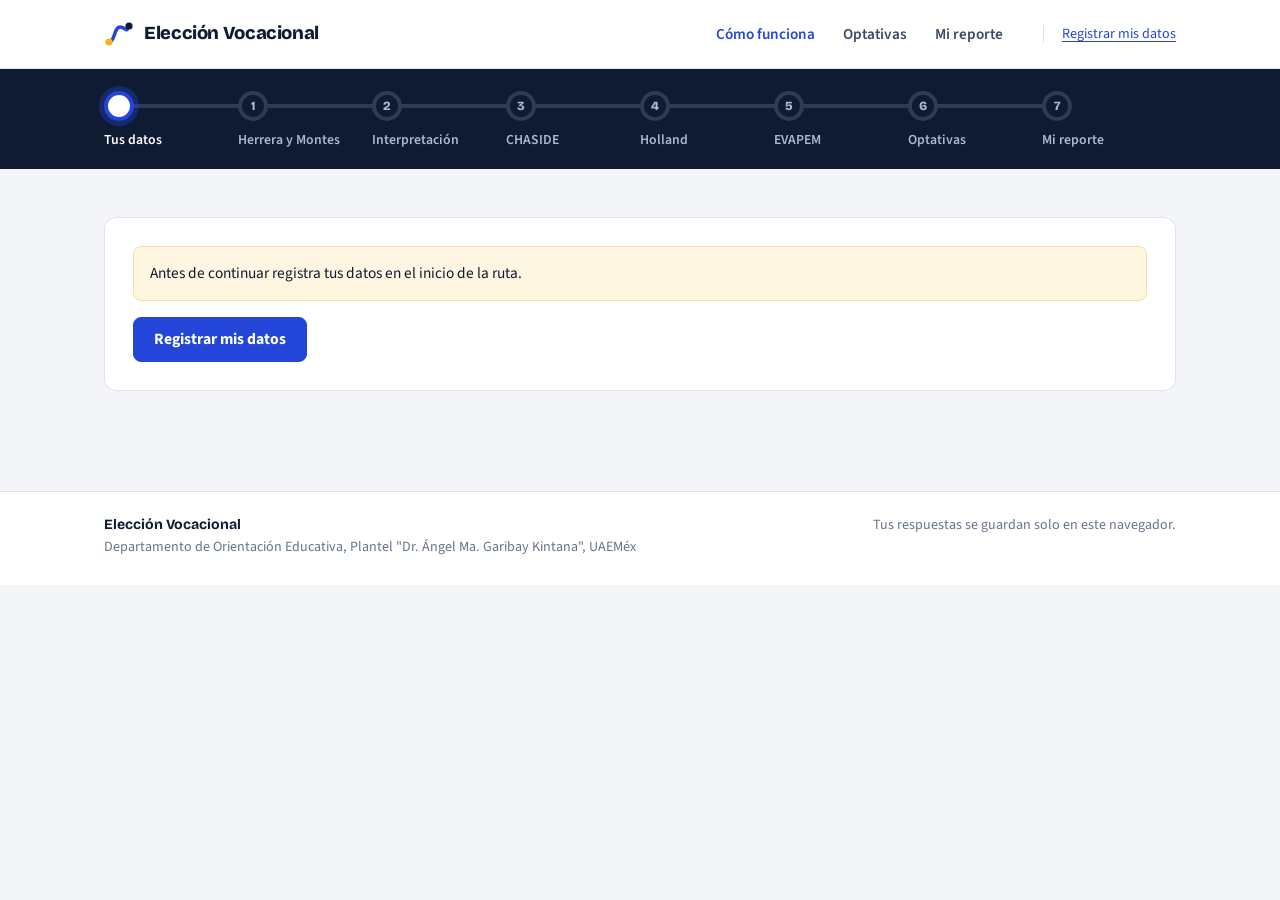
<file: paso5-mi-ruta.html>
<!DOCTYPE html>
<html lang="es">
<head>
<meta charset="utf-8">
<meta name="viewport" content="width=device-width, initial-scale=1">
<title>Mi ruta vocacional | Elección Vocacional</title>
<link rel="preload" href="assets/fuentes/bricolage-grotesque-latin-wght-normal.woff2" as="font" type="font/woff2" crossorigin>
<link rel="stylesheet" href="assets/estilos.css">
</head>
<body>
<main class="contenedor" id="app">
  <section class="intro">
    <div class="solo-impresion" style="margin-bottom:8px"><strong>Departamento de Orientación Educativa, Plantel "Dr. Ángel Ma. Garibay Kintana", UAEMéx</strong></div>
    <span class="paso">Paso 5 de 5</span>
    <h1>Mi reporte vocacional</h1>
    <p id="ficha" style="margin:0"></p>
  </section>
  <div id="pendientes"></div>

  <section class="tarjeta" id="s-hm"></section>
  <section class="tarjeta" id="s-interp"></section>
  <section class="tarjeta" id="s-evapem"></section>
  <section class="tarjeta" id="s-opt"></section>

  <section class="tarjeta oro">
    <h2>Mi reflexión</h2>
    <p class="sub no-imprimir">Escribe con tus palabras qué descubriste. Se guarda en este navegador y aparece en tu reporte impreso.</p>
    <div class="campo"><label for="ref1">¿Qué carrera(s) quiero investigar más y por qué?</label><textarea id="ref1" rows="3" style="width:100%;padding:10px;border:1px solid #cbd5e1;border-radius:10px;font:inherit"></textarea></div>
    <div class="campo"><label for="ref2">¿Qué me sorprendió de mis resultados?</label><textarea id="ref2" rows="3" style="width:100%;padding:10px;border:1px solid #cbd5e1;border-radius:10px;font:inherit"></textarea></div>
  </section>

  <div class="aviso">Ningún resultado es un dictamen. Esta ruta es una guía para conversar con tu orientador(a); la decisión final es tuya.</div>
  <div class="solo-impresion" style="margin-top:46px">
    <div style="display:flex;gap:40px;text-align:center">
      <div style="flex:1;border-top:1px solid #333;padding-top:6px" id="f-al"></div>
      <div style="flex:1;border-top:1px solid #333;padding-top:6px" id="f-or"></div>
    </div>
  </div>
  <div class="acciones">
    <button class="btn" type="button" onclick="window.print()">Imprimir o guardar en PDF</button>
    <a class="btn sec" href="index.html">Volver al inicio</a>
  </div>
</main>
<script src="assets/datos.js"></script>
<script src="assets/ruta.js"></script>
<script>
Ruta.montarEncabezado(5);
const D = window.DATOS, app = document.getElementById('app');
if (Ruta.exigirAlumno(app)) armar();

function armar() {
  const al = Ruta.alumno(), e = Ruta.estado();
  document.getElementById('ficha').innerHTML = `<b>${Ruta.esc(al.nombre)}</b>${al.cuenta ? ', cuenta ' + Ruta.esc(al.cuenta) : ''}, grupo ${Ruta.esc(al.grupo)}, ${al.semestre}.º semestre, Orientador(a): ${Ruta.esc(al.docente)}<br><span class="sub">${Ruta.fecha()}</span>`;
  document.getElementById('f-al').textContent = al.nombre;
  document.getElementById('f-or').textContent = 'Orientador(a): ' + al.docente;

  const falta = Ruta.PASOS.filter(p => p.clave && !Ruta.completo(p.clave));
  document.getElementById('pendientes').innerHTML = falta.length
    ? `<div class="aviso no-imprimir">Te falta completar: ${falta.map(p => `<a href="${p.archivo}">paso ${p.n} (${p.corto})</a>`).join(', ')}. Tu reporte mostrará solo lo que ya tengas.</div>` : '';

  const NI = Object.fromEntries(D.catInt), NA = Object.fromEntries(D.catApt);
  // 1
  const hm = e.hm, ip = e.interp;
  const pI = (hm && hm.completado) ? hm.pctInt : ip && ip.pctInt, pA = (hm && hm.completado) ? hm.pctApt : ip && ip.pctApt;
  document.getElementById('s-hm').innerHTML = pI
    ? `<span class="etiqueta">Paso 1: Herrera y Montes</span><h2>Mis intereses y aptitudes</h2><div class="rejilla dos">
        <div><h3>Intereses</h3>${Ruta.barras(D.catInt.map(([k, n]) => ({ clave: k, nombre: n, valor: pI[k] })), { resaltar: ip && ip.completado ? [ip.int1, ip.int2] : [] })}</div>
        <div><h3>Aptitudes</h3>${Ruta.barras(D.catApt.map(([k, n]) => ({ clave: k, nombre: n, valor: pA[k] })), { resaltar: ip && ip.completado ? [ip.apt] : [], clase: 'apt' })}</div></div>`
    : `<h2>Paso 1: Herrera y Montes</h2><p class="sub">Pendiente.</p>`;
  // 2
  document.getElementById('s-interp').innerHTML = ip && ip.completado
    ? `<span class="etiqueta">Paso 2: Interpretación</span><h2>${NI[ip.int1]} y ${NI[ip.int2]}, con aptitud ${NA[ip.apt]}</h2>
       ${ip.alternativa ? `<p class="sub">Se usó la combinación más cercana disponible: ${NI[ip.combUsada[0]]} + ${NI[ip.combUsada[1]]}.</p>` : ''}
       ${ip.coinciden.length ? `<h3>Coinciden gusto y capacidad</h3><div class="chips" style="margin-bottom:10px">${ip.coinciden.map(c => `<span class="chip marcada">${c}</span>`).join('')}</div>` : ''}
       <h3>Por mis intereses</h3><div class="chips" style="margin-bottom:10px">${ip.carrerasInt.map(c => `<span class="chip">${c}</span>`).join('')}</div>
       <h3>Por mi aptitud</h3><div class="chips">${ip.carrerasApt.map(c => `<span class="chip">${c}</span>`).join('')}</div>`
    : `<h2>Paso 2: Interpretación</h2><p class="sub">Pendiente.</p>`;
  // 3
  const ev = e.evapem;
  document.getElementById('s-evapem').innerHTML = ev && ev.completado
    ? `<span class="etiqueta">Paso 3: EVAPEM IV</span><h2>Áreas y carreras más afines</h2><div class="rejilla dos">
        <div><h3>Por área</h3>${Ruta.barras(ev.areas, { resaltar: [ev.areas[0].clave] })}</div>
        <div><h3>Top 10</h3><ol style="margin:0;padding-left:20px">${ev.top.slice(0, 10).map(c => `<li>${Ruta.esc(c.n)}, <b>${c.afin}%</b></li>`).join('')}</ol></div></div>`
    : `<h2>Paso 3: EVAPEM</h2><p class="sub">Pendiente.</p>`;
  // 4
  const op = e.optativas;
  const tit = id => (D.areas.find(a => a.id === id) || {}).titulo;
  document.getElementById('s-opt').innerHTML = op && (op.elegidas || []).length
    ? `<span class="etiqueta">Paso 4: optativas de ${op.catalogo}.º semestre</span><h2>Mis optativas</h2><div class="chips" style="margin-bottom:10px">${op.elegidas.map(o => `<span class="chip marcada">${o}</span>`).join('')}</div>
       ${op.sugeridas && op.sugeridas.length ? `<p class="sub" style="margin:0">Áreas sugeridas por mis resultados: ${op.sugeridas.map(tit).join(', ')}</p>` : ''}`
    : `<h2>Paso 4: Optativas</h2><p class="sub">Pendiente.</p>`;

  const r = e.reflexion || {};
  ['ref1', 'ref2'].forEach(id => { const t = document.getElementById(id); t.value = r[id] || ''; t.addEventListener('input', () => { const x = Ruta.obtener('reflexion') || {}; x[id] = t.value; Ruta.guardar('reflexion', x); }); });
}
</script>
</body>
</html>
</file>
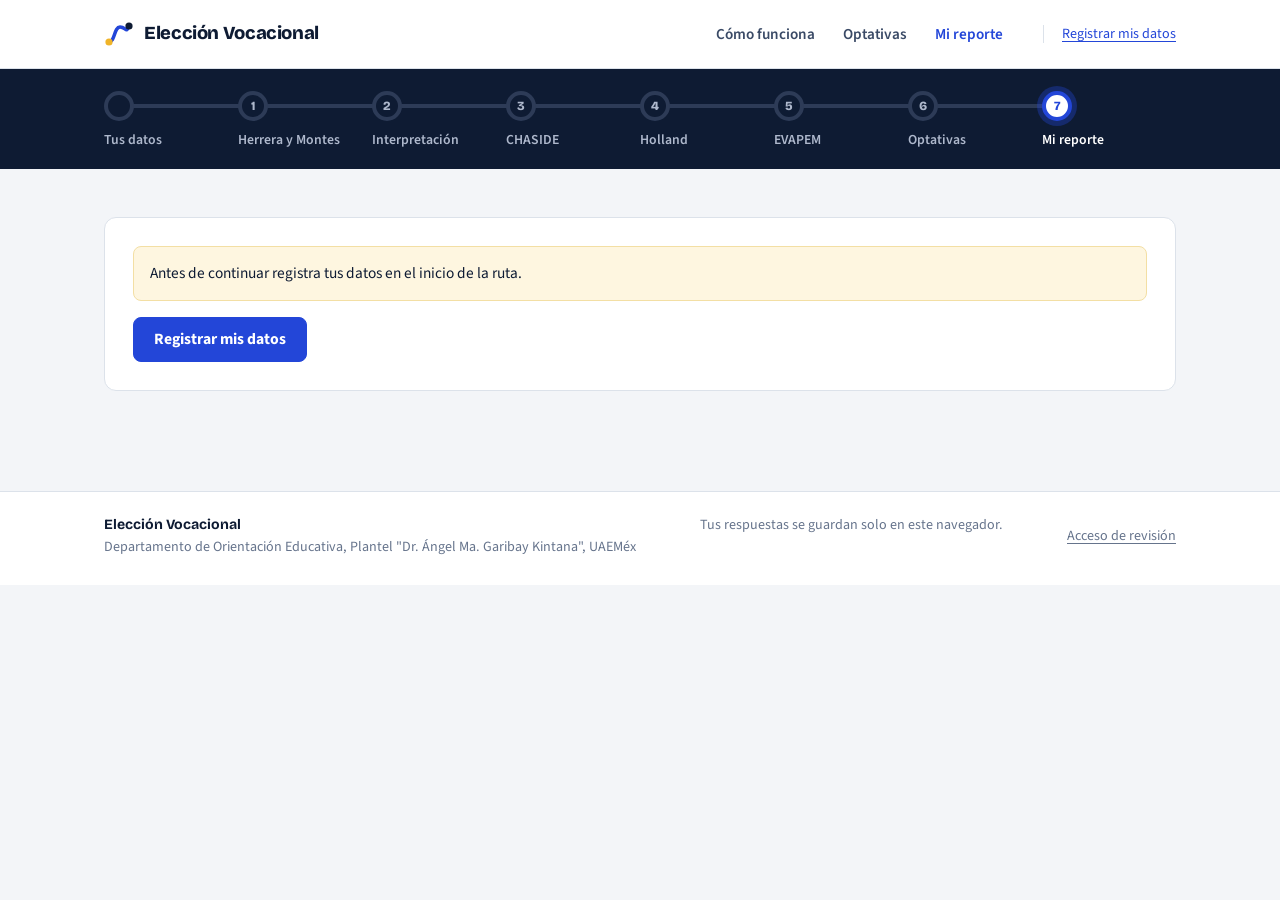
<file: reporte.html>
<!DOCTYPE html>
<html lang="es">
<head>
<meta charset="utf-8">
<meta name="viewport" content="width=device-width, initial-scale=1">
<title>Mi ruta vocacional | Elección Vocacional</title>
<link rel="preload" href="assets/fuentes/bricolage-grotesque-latin-wght-normal.woff2" as="font" type="font/woff2" crossorigin>
<link rel="stylesheet" href="assets/estilos.css">
</head>
<body>
<main class="contenedor" id="app">
  <section class="intro">
    <div class="solo-impresion" style="margin-bottom:8px"><strong>Departamento de Orientación Educativa, Plantel "Dr. Ángel Ma. Garibay Kintana", UAEMéx</strong></div>
    <span class="paso" data-paso></span>
    <h1>Mi reporte vocacional</h1>
    <p id="ficha" style="margin:0"></p>
  </section>
  <div id="pendientes"></div>

  <section class="tarjeta" id="s-hm"></section>
  <section class="tarjeta" id="s-interp"></section>
  <section class="tarjeta" id="s-chaside"></section>
  <section class="tarjeta" id="s-holland"></section>
  <section class="tarjeta" id="s-evapem"></section>
  <section class="tarjeta" id="s-opt"></section>

  <section class="tarjeta oro">
    <h2>Mi reflexión</h2>
    <p class="sub no-imprimir">Escribe con tus palabras qué descubriste. Se guarda en este navegador y aparece en tu reporte impreso.</p>
    <div class="campo"><label for="ref1">¿Qué carrera(s) quiero investigar más y por qué?</label><textarea id="ref1" rows="3" style="width:100%;padding:10px;border:1px solid #cbd5e1;border-radius:10px;font:inherit"></textarea></div>
    <div class="campo"><label for="ref2">¿Qué me sorprendió de mis resultados?</label><textarea id="ref2" rows="3" style="width:100%;padding:10px;border:1px solid #cbd5e1;border-radius:10px;font:inherit"></textarea></div>
  </section>

  <div class="aviso">Ningún resultado es un dictamen. Esta ruta es una guía para conversar con tu orientador(a); la decisión final es tuya.</div>
  <div class="solo-impresion" style="margin-top:46px">
    <div style="display:flex;gap:40px;text-align:center">
      <div style="flex:1;border-top:1px solid #333;padding-top:6px" id="f-al"></div>
      <div style="flex:1;border-top:1px solid #333;padding-top:6px" id="f-or"></div>
    </div>
  </div>
  <div class="acciones">
    <button class="btn" type="button" onclick="window.print()">Imprimir o guardar en PDF</button>
    <a class="btn sec" href="index.html">Volver al inicio</a>
  </div>
</main>
<script src="assets/datos.js"></script>
<script src="assets/datos-tests.js"></script>
<script src="assets/ruta.js"></script>
<script src="assets/revision.js"></script>
<script>
Ruta.montarEncabezado('reporte.html');
const D = window.DATOS, app = document.getElementById('app');
if (Ruta.exigirAlumno(app)) armar();

function armar() {
  const al = Ruta.alumno(), e = Ruta.estado();
  document.getElementById('ficha').innerHTML = `<b>${Ruta.esc(al.nombre)}</b>${al.cuenta ? ', cuenta ' + Ruta.esc(al.cuenta) : ''}, grupo ${Ruta.esc(al.grupo)}, ${al.semestre}.º semestre, Orientador(a): ${Ruta.esc(al.docente)}<br><span class="sub">${Ruta.fecha()}</span>`;
  document.getElementById('f-al').textContent = al.nombre;
  document.getElementById('f-or').textContent = 'Orientador(a): ' + al.docente;

  const falta = Ruta.PASOS.filter(p => p.clave && !Ruta.completo(p.clave));
  document.getElementById('pendientes').innerHTML = falta.length
    ? `<div class="aviso no-imprimir">Te falta completar: ${falta.map(p => `<a href="${p.archivo}">${p.corto}</a>`).join(', ')}. Tu reporte mostrará solo lo que ya tengas.</div>` : '';

  const NI = Object.fromEntries(D.catInt), NA = Object.fromEntries(D.catApt);
  // 1
  const hm = e.hm, ip = e.interp;
  const pI = (hm && hm.completado) ? hm.pctInt : ip && ip.pctInt, pA = (hm && hm.completado) ? hm.pctApt : ip && ip.pctApt;
  document.getElementById('s-hm').innerHTML = pI
    ? `<span class="etiqueta">Herrera y Montes</span><h2>Mis intereses y aptitudes</h2><div class="rejilla dos">
        <div><h3>Intereses</h3>${Ruta.barras(D.catInt.map(([k, n]) => ({ clave: k, nombre: n, valor: pI[k] })), { resaltar: ip && ip.completado ? [ip.int1, ip.int2] : [] })}</div>
        <div><h3>Aptitudes</h3>${Ruta.barras(D.catApt.map(([k, n]) => ({ clave: k, nombre: n, valor: pA[k] })), { resaltar: ip && ip.completado ? [ip.apt] : [], clase: 'apt' })}</div></div>`
    : `<h2>Herrera y Montes</h2><p class="sub">Pendiente.</p>`;
  // 2
  document.getElementById('s-interp').innerHTML = ip && ip.completado
    ? `<span class="etiqueta">Interpretación de Herrera y Montes</span><h2>${NI[ip.int1]} y ${NI[ip.int2]}, con aptitud ${NA[ip.apt]}</h2>
       ${ip.alternativa ? `<p class="sub">Se usó la combinación más cercana disponible: ${NI[ip.combUsada[0]]} + ${NI[ip.combUsada[1]]}.</p>` : ''}
       ${ip.coinciden.length ? `<h3>Coinciden gusto y capacidad</h3><div class="chips" style="margin-bottom:10px">${ip.coinciden.map(c => `<span class="chip marcada">${c}</span>`).join('')}</div>` : ''}
       <h3>Por mis intereses</h3><div class="chips" style="margin-bottom:10px">${ip.carrerasInt.map(c => `<span class="chip">${c}</span>`).join('')}</div>
       <h3>Por mi aptitud</h3><div class="chips">${ip.carrerasApt.map(c => `<span class="chip">${c}</span>`).join('')}</div>`
    : `<h2>Interpretación</h2><p class="sub">Pendiente.</p>`;
  // CHASIDE y Holland
  const TT = window.TESTS, ch = e.chaside, ho = e.holland;
  document.getElementById('s-chaside').innerHTML = ch && ch.completado
    ? `<span class="etiqueta">CHASIDE</span><h2>${ch.top.slice(0, 2).map(id => TT.chaside.areas.find(a => a.id === id).nombre).join(' y ')}</h2>
       ${Ruta.barras(TT.chaside.areas.map(a => ({ clave: a.id, nombre: a.nombre, valor: Math.round(ch.totales[a.id].t / 14 * 100), texto: ch.totales[a.id].t + '/14' })).sort((x, y) => y.valor - x.valor), { resaltar: ch.top.slice(0, 2) })}
       <p class="sub" style="margin:12px 0 0">Interés más alto: ${TT.chaside.areas.find(a => a.id === ch.topInt).nombre}. Aptitud más alta: ${TT.chaside.areas.find(a => a.id === ch.topApt).nombre}.</p>`
    : `<h2>CHASIDE</h2><p class="sub">Pendiente.</p>`;
  document.getElementById('s-holland').innerHTML = ho && ho.completado
    ? `<span class="etiqueta">Holland</span><h2>Código ${ho.codigo}: ${ho.top.map(id => TT.holland.tipos.find(t => t.id === id).nombre).join(', ')}</h2>
       <p style="margin:0">${TT.holland.tipos.find(t => t.id === ho.top[0]).desc}</p>
       ${ho.empate.length ? `<p class="sub" style="margin:8px 0 0">Empate en el tercer lugar: ${ho.empate.map(id => TT.holland.tipos.find(t => t.id === id).nombre).join(', ')}.</p>` : ''}`
    : `<h2>Holland</h2><p class="sub">Pendiente.</p>`;
  // EVAPEM
  const ev = e.evapem;
  document.getElementById('s-evapem').innerHTML = ev && ev.completado
    ? `<span class="etiqueta">EVAPEM IV</span><h2>Áreas y carreras más afines</h2><div class="rejilla dos">
        <div><h3>Por área</h3>${Ruta.barras(ev.areas, { resaltar: [ev.areas[0].clave] })}</div>
        <div><h3>Top 10</h3><ol style="margin:0;padding-left:20px">${ev.top.slice(0, 10).map(c => `<li>${Ruta.esc(c.n)}, <b>${c.afin}%</b></li>`).join('')}</ol></div></div>`
    : `<h2>EVAPEM</h2><p class="sub">Pendiente.</p>`;
  // 4
  const op = e.optativas;
  const tit = id => (D.areas.find(a => a.id === id) || {}).titulo;
  document.getElementById('s-opt').innerHTML = op && (op.elegidas || []).length
    ? `<span class="etiqueta">Optativas de ${op.catalogo}.º semestre</span><h2>Mis optativas</h2><div class="chips" style="margin-bottom:10px">${op.elegidas.map(o => `<span class="chip marcada">${o}</span>`).join('')}</div>
       ${op.sugeridas && op.sugeridas.length ? `<p class="sub" style="margin:0">Áreas sugeridas por mis resultados: ${op.sugeridas.map(tit).join(', ')}</p>` : ''}`
    : `<h2>Optativas</h2><p class="sub">Pendiente.</p>`;

  const r = e.reflexion || {};
  window.autollenar = function () {
    const x = { ref1: 'Quiero investigar más las carreras que aparecieron en varios tests a la vez. (Texto de prueba)', ref2: 'Me sorprendió que mis intereses y mis aptitudes no siempre coinciden. (Texto de prueba)' };
    Ruta.guardar('reflexion', x); document.getElementById('ref1').value = x.ref1; document.getElementById('ref2').value = x.ref2;
  };
  ['ref1', 'ref2'].forEach(id => { const t = document.getElementById(id); t.value = r[id] || ''; t.addEventListener('input', () => { const x = Ruta.obtener('reflexion') || {}; x[id] = t.value; Ruta.guardar('reflexion', x); }); });
}
</script>
</body>
</html>
</file>
<file: assets/estilos.css>
/* Elección Vocacional · hoja de estilos única para toda la ruta
   Concepto: la ruta como línea de transporte. La línea de estaciones es el único elemento protagonista. */
@font-face{font-family:"Bricolage Grotesque";src:url("fuentes/bricolage-grotesque-latin-wght-normal.woff2") format("woff2");font-weight:200 800;font-style:normal;font-display:swap}
@font-face{font-family:"Source Sans 3";src:url("fuentes/source-sans-3-latin-400-normal.woff2") format("woff2");font-weight:400;font-display:swap}
@font-face{font-family:"Source Sans 3";src:url("fuentes/source-sans-3-latin-600-normal.woff2") format("woff2");font-weight:500 600;font-display:swap}
@font-face{font-family:"Source Sans 3";src:url("fuentes/source-sans-3-latin-700-normal.woff2") format("woff2");font-weight:700 900;font-display:swap}
:root{
  --tinta:#0E1B33; --tinta-2:#3A4A66; --tenue:#66748C;
  --cobalto:#2346D8; --cobalto-osc:#1A35A8; --cobalto-claro:#EAEFFE;
  --ambar:#F0B429; --ambar-osc:#9A6B00; --ambar-claro:#FEF6E0;
  --niebla:#F3F5F8; --linea:#DCE2EA; --blanco:#FFFFFF;
  --verde:#127A52; --verde-claro:#E6F5EE; --rojo:#B42318; --rojo-claro:#FEF1F0;
  --titulos:"Bricolage Grotesque","Segoe UI",system-ui,sans-serif;
  --texto:"Source Sans 3","Segoe UI",system-ui,-apple-system,Roboto,Arial,sans-serif;
  --r-chico:8px; --r:12px;
  --ancho:1120px;
}
*{box-sizing:border-box}
html{scroll-behavior:smooth;-webkit-text-size-adjust:100%}
@media (prefers-reduced-motion:reduce){html{scroll-behavior:auto}*{transition:none!important;animation:none!important}}
body{margin:0;font-family:var(--texto);font-size:17px;line-height:1.6;color:var(--tinta);background:var(--niebla)}
a{color:var(--cobalto);text-underline-offset:3px}
a:hover{color:var(--cobalto-osc)}
h1,h2,h3{font-family:var(--titulos);color:var(--tinta);margin:0 0 .45em;font-weight:700;letter-spacing:-.01em}
h1{font-size:clamp(2rem,4.6vw,3.1rem);line-height:1.08;letter-spacing:-.025em;font-weight:800}
h2{font-size:clamp(1.35rem,2.4vw,1.65rem);line-height:1.2}
h3{font-size:1.08rem;line-height:1.3;font-weight:600}
p{margin:0 0 .9em}
.contenedor{max-width:var(--ancho);margin:0 auto;padding:0 24px}
.oculto{display:none!important}
.sr{position:absolute;width:1px;height:1px;overflow:hidden;clip:rect(0 0 0 0);white-space:nowrap}
:focus-visible{outline:3px solid var(--ambar);outline-offset:2px;border-radius:4px}

/* ---------- Encabezado del sitio ---------- */
.sitio{background:var(--blanco);border-bottom:1px solid var(--linea)}
.sitio-in{max-width:var(--ancho);margin:0 auto;padding:14px 24px;display:flex;align-items:center;gap:28px}
.logo{display:flex;align-items:center;gap:10px;text-decoration:none;color:var(--tinta);font-family:var(--titulos);font-weight:800;font-size:1.15rem;letter-spacing:-.02em}
.logo svg{flex:none}
.menu{display:flex;gap:4px;margin-left:auto}
.menu a{padding:8px 12px;border-radius:var(--r-chico);text-decoration:none;color:var(--tinta-2);font-weight:600;font-size:.95rem}
.menu a:hover{background:var(--niebla);color:var(--tinta)}
.menu a[aria-current="page"]{color:var(--cobalto)}
.usuario{font-size:.88rem;color:var(--tenue);line-height:1.3;text-align:right;padding-left:18px;border-left:1px solid var(--linea)}
.usuario b{display:block;color:var(--tinta);font-weight:600}
.logo{white-space:nowrap}
@media (max-width:760px){.menu{display:none}.usuario{margin-left:auto;font-size:.8rem;padding-left:12px;max-width:45%}.sitio-in{padding:12px 16px;gap:12px}}

/* ---------- La línea de la ruta (elemento protagonista) ---------- */
.trayecto{background:var(--tinta);color:#fff}
.trayecto ol{list-style:none;margin:0 auto;padding:22px 24px 18px;max-width:var(--ancho);display:grid;grid-template-columns:repeat(6,1fr);position:relative}
.trayecto li{position:relative;display:flex;flex-direction:column;align-items:flex-start}
.trayecto li::before{content:"";position:absolute;top:13px;left:14px;right:-14px;height:4px;background:#2D3B57;border-radius:2px}
.trayecto li:last-child::before{display:none}
.trayecto li.hecho::before{background:var(--ambar)}
.trayecto a{position:relative;display:flex;flex-direction:column;gap:8px;text-decoration:none;color:#AEB8CC;font-size:.86rem;font-weight:600;padding-right:8px}
.trayecto .parada{width:30px;height:30px;border-radius:50%;background:var(--tinta);border:4px solid #2D3B57;display:grid;place-items:center;font-family:var(--titulos);font-size:.78rem;font-weight:800;color:#AEB8CC}
.trayecto li.hecho .parada{background:var(--ambar);border-color:var(--ambar);color:var(--tinta)}
.trayecto li.actual .parada{background:#fff;border-color:var(--cobalto);color:var(--cobalto);box-shadow:0 0 0 5px rgba(35,70,216,.35)}
.trayecto li.actual a,.trayecto li.hecho a{color:#fff}
.trayecto a:hover{color:#fff}
@media (max-width:760px){
  .trayecto ol{padding:16px 16px 14px}
  .trayecto a .txt{display:none}
  .trayecto li.actual a .txt{display:block;position:absolute;top:36px;left:0;white-space:nowrap}
  .trayecto ol{padding-bottom:40px}
}

/* ---------- Estructura de página ---------- */
main.contenedor{padding-top:48px;padding-bottom:80px}
.intro{margin-bottom:34px;max-width:760px}
.intro .paso{display:block;font-family:var(--titulos);font-weight:700;color:var(--cobalto);font-size:1rem;margin-bottom:6px}
.intro .sub{font-size:1.12rem}
.sub{color:var(--tinta-2)}
.etiqueta{display:block;font-family:var(--titulos);font-weight:700;color:var(--cobalto);font-size:.95rem;margin-bottom:4px}

.tarjeta{background:var(--blanco);border:1px solid var(--linea);border-radius:var(--r);padding:28px;margin-bottom:20px}
.tarjeta.suave{background:var(--cobalto-claro);border-color:#C9D5FB}
.tarjeta.oro{background:var(--ambar-claro);border-color:#F3DFA4}
.tarjeta>h2:first-child,.tarjeta>.etiqueta+h2{margin-top:0}
.rejilla{display:grid;gap:20px}
.rejilla.dos{grid-template-columns:repeat(auto-fit,minmax(300px,1fr))}
.rejilla.tres{grid-template-columns:repeat(auto-fit,minmax(230px,1fr))}
.rejilla>.tarjeta{margin-bottom:0}
.rejilla+.tarjeta,.rejilla+.aviso{margin-top:20px}

/* ---------- Formularios ---------- */
label{display:block;font-weight:600;font-size:.92rem;margin-bottom:6px;color:var(--tinta)}
input,select,textarea{width:100%;padding:11px 13px;border:1px solid #C3CCD8;border-radius:var(--r-chico);font:inherit;font-size:1rem;background:#fff;color:var(--tinta)}
input:focus,select:focus,textarea:focus{outline:none;border-color:var(--cobalto);box-shadow:0 0 0 3px rgba(35,70,216,.18)}
.campo{margin-bottom:14px}

/* ---------- Botones ---------- */
.btn{display:inline-flex;align-items:center;justify-content:center;gap:8px;padding:12px 20px;border-radius:var(--r-chico);border:1px solid var(--cobalto);background:var(--cobalto);color:#fff;font:inherit;font-weight:700;font-size:.98rem;cursor:pointer;text-decoration:none;line-height:1.2}
.btn:hover{background:var(--cobalto-osc);border-color:var(--cobalto-osc);color:#fff}
.btn.sec{background:#fff;color:var(--tinta);border-color:#C3CCD8}
.btn.sec:hover{background:var(--niebla);color:var(--tinta)}
.btn.oro{background:var(--ambar);border-color:var(--ambar);color:var(--tinta)}
.btn:disabled{opacity:.4;cursor:not-allowed}
.acciones{display:flex;gap:10px;flex-wrap:wrap;margin-top:18px}

/* ---------- Avisos ---------- */
.aviso{border:1px solid #F3DFA4;background:var(--ambar-claro);padding:14px 16px;border-radius:var(--r-chico);font-size:.96rem;margin-bottom:16px;color:var(--tinta)}
.aviso.info{border-color:#C9D5FB;background:var(--cobalto-claro)}
.aviso.alerta{border-color:#F7C5C0;background:var(--rojo-claro)}

/* ---------- Barras ---------- */
.barras{display:flex;flex-direction:column;gap:9px}
.barra-fila{display:grid;grid-template-columns:minmax(120px,200px) 1fr 52px;align-items:center;gap:12px;font-size:.95rem}
.barra-pista{height:12px;background:var(--niebla);border-radius:6px;position:relative;overflow:hidden}
.barra-pista::before,.barra-pista::after{content:"";position:absolute;top:0;bottom:0;width:2px;background:#fff}
.barra-pista::before{left:50%} .barra-pista::after{left:75%}
.barra-pista.sin-marcas::before,.barra-pista.sin-marcas::after{display:none}
.barra-relleno{height:100%;border-radius:6px;background:var(--cobalto)}
.barra-relleno.apt{background:var(--ambar)}
.barra-fila .valor{text-align:right;font-weight:700;font-variant-numeric:tabular-nums}
.barra-fila.top .nombre{font-weight:700}
.barra-fila .nombre{color:var(--tinta-2)}
@media (max-width:640px){.barra-fila{grid-template-columns:1fr auto;row-gap:4px}.barra-fila .barra-pista{grid-column:1/-1;grid-row:2}.tarjeta{padding:20px}}

/* ---------- Chips ---------- */
.chips{display:flex;flex-wrap:wrap;gap:7px}
.chip{display:inline-block;padding:5px 11px;border-radius:6px;background:var(--niebla);border:1px solid var(--linea);font-size:.9rem;color:var(--tinta)}
.chip.marcada{background:var(--ambar-claro);border-color:#E9C86B;font-weight:600}
.chip.verde{background:var(--cobalto-claro);border-color:#C9D5FB}

/* ---------- Tablas ---------- */
table{width:100%;border-collapse:collapse;font-size:.95rem}
th,td{padding:10px 10px;border-bottom:1px solid var(--linea);text-align:left;vertical-align:top}
th{font-size:.82rem;font-weight:700;color:var(--tenue)}
td.num,th.num{text-align:right;font-variant-numeric:tabular-nums}
tbody tr:hover{background:#FAFBFC}

/* ---------- Cuestionario ---------- */
.progreso{height:6px;background:var(--niebla);border-radius:3px;overflow:hidden;margin:14px 0 26px}
.progreso div{height:100%;background:var(--cobalto);transition:width .3s ease}
.pregunta{font-family:var(--titulos);font-size:clamp(1.3rem,2.6vw,1.75rem);font-weight:600;line-height:1.3;min-height:3.4em;letter-spacing:-.01em}
.pregunta #t-num{color:var(--cobalto)}
.opciones{display:grid;grid-template-columns:repeat(5,1fr);gap:10px;margin-top:18px}
.opciones label{border:1px solid #C3CCD8;border-radius:var(--r);padding:14px 8px;text-align:center;cursor:pointer;font-weight:500;font-size:.88rem;background:#fff;display:flex;flex-direction:column;gap:4px;min-height:96px;justify-content:center;color:var(--tinta-2);transition:border-color .15s,background .15s}
.opciones label b{font-family:var(--titulos);font-size:1.5rem;color:var(--tinta)}
.opciones input{position:absolute;opacity:0;width:1px;height:1px}
.opciones input:checked+label{border-color:var(--cobalto);background:var(--cobalto);color:#fff}
.opciones input:checked+label b{color:#fff}
.opciones input:focus-visible+label{outline:3px solid var(--ambar);outline-offset:2px}
.opciones label:hover{border-color:var(--cobalto)}
@media (max-width:640px){.opciones{grid-template-columns:1fr}.opciones label{flex-direction:row;min-height:auto;justify-content:flex-start;padding:13px 16px;gap:14px;text-align:left}}

/* ---------- Rasgos EVAPEM ---------- */
.rasgos{display:grid;grid-template-columns:repeat(auto-fill,minmax(50px,1fr));gap:8px}
.rasgos button{aspect-ratio:1;border-radius:var(--r-chico);border:1px solid #C3CCD8;background:#fff;font-family:var(--titulos);font-size:1rem;font-weight:700;color:var(--tinta);cursor:pointer}
.rasgos button:hover:not(:disabled){border-color:var(--cobalto)}
.rasgos button[aria-pressed="true"]{background:var(--cobalto);color:#fff;border-color:var(--cobalto)}
.rasgos button:disabled{opacity:.3;cursor:not-allowed}

/* ---------- Optativas ---------- */
.optativa{border:1px solid var(--linea);border-radius:var(--r);padding:18px;background:#fff;display:flex;flex-direction:column}
.optativa h3{margin-bottom:6px}
.optativa p{font-size:.94rem;color:var(--tinta-2);margin:0;flex:1}
.optativa.sugerida{border-color:#E9C86B;box-shadow:inset 4px 0 0 var(--ambar)}
.optativa .btn{align-self:flex-start}
.pestanas{display:inline-flex;gap:4px;margin-bottom:12px;padding:4px;background:var(--niebla);border-radius:10px;border:1px solid var(--linea)}
.pestanas button{padding:9px 16px;border-radius:7px;border:0;background:transparent;font:inherit;font-weight:600;cursor:pointer;color:var(--tinta-2)}
.pestanas button[aria-selected="true"]{background:#fff;color:var(--tinta);box-shadow:0 1px 3px rgba(14,27,51,.12)}
.area{border-top:1px solid var(--linea);padding:22px 0}
.area:first-child{border-top:0;padding-top:6px}
.area.destacada h3{color:var(--cobalto)}
.area .coincide{font-family:var(--texto);font-size:.82rem;font-weight:700;color:var(--ambar-osc);background:var(--ambar-claro);border-radius:6px;padding:3px 9px;display:inline-block;margin-left:8px;vertical-align:middle}
.area ul{color:var(--tinta-2)}

/* ---------- Portada ---------- */
.portada{display:grid;grid-template-columns:1.05fr .95fr;gap:56px;align-items:start;margin-bottom:48px}
.portada h1{font-size:clamp(2.3rem,5.4vw,3.8rem);margin-bottom:.35em}
.portada .bajada{font-size:1.2rem;color:var(--tinta-2);max-width:34em}
.lineas{list-style:none;margin:0;padding:0;position:relative}
.lineas li{position:relative;padding:0 0 26px 52px}
.lineas li::before{content:"";position:absolute;left:15px;top:30px;bottom:-2px;width:4px;background:var(--linea);border-radius:2px}
.lineas li:last-child::before{display:none}
.lineas li.ok::before{background:var(--ambar)}
.lineas .parada{position:absolute;left:0;top:0;width:34px;height:34px;border-radius:50%;background:#fff;border:4px solid var(--linea);display:grid;place-items:center;font-family:var(--titulos);font-weight:800;font-size:.85rem;color:var(--tenue)}
.lineas li.ok .parada{background:var(--ambar);border-color:var(--ambar);color:var(--tinta)}
.lineas li.sig .parada{border-color:var(--cobalto);color:var(--cobalto)}
.lineas a{font-family:var(--titulos);font-weight:700;font-size:1.12rem;color:var(--tinta);text-decoration:none}
.lineas a:hover{color:var(--cobalto)}
.lineas p{margin:2px 0 0;color:var(--tinta-2);font-size:.96rem}
.lineas .estado{font-family:var(--texto);font-size:.8rem;font-weight:700;margin-left:8px;color:var(--verde)}
@media (max-width:880px){.portada{grid-template-columns:1fr;gap:32px}}

/* ---------- Pie ---------- */
.pie{border-top:1px solid var(--linea);background:var(--blanco);font-size:.88rem;color:var(--tenue)}
.pie .contenedor{display:flex;justify-content:space-between;gap:16px;flex-wrap:wrap;padding-top:22px;padding-bottom:26px}
.pie b{color:var(--tinta);font-family:var(--titulos)}

/* ---------- Modo de revisión ---------- */
.enlace-revision{background:none;border:0;padding:0;font:inherit;color:var(--tenue);text-decoration:underline;text-underline-offset:3px;cursor:pointer}
.enlace-revision:hover{color:var(--tinta)}
.barra-revision{position:fixed;left:0;right:0;bottom:0;z-index:50;background:var(--ambar);color:var(--tinta);border-top:1px solid #D39B12;box-shadow:0 -4px 16px rgba(14,27,51,.12)}
.barra-revision .contenedor{display:flex;align-items:center;justify-content:space-between;gap:12px;flex-wrap:wrap;padding-top:10px;padding-bottom:10px;font-size:.92rem}
.barra-revision b{font-family:var(--titulos);margin-right:6px}
.barra-revision .botones{display:flex;gap:8px;flex-wrap:wrap}
.barra-revision .btn{padding:8px 14px;font-size:.9rem}
.barra-revision .btn.oro{background:var(--tinta);border-color:var(--tinta);color:#fff}
body.con-revision{padding-bottom:84px}
.dialogo{border:1px solid var(--linea);border-radius:var(--r);padding:28px;max-width:420px;width:calc(100% - 32px);color:var(--tinta)}
.dialogo::backdrop{background:rgba(14,27,51,.55)}

/* ---------- Impresión ---------- */
.solo-impresion{display:none}
@media print{
  @page{size:letter;margin:14mm}
  body{background:#fff;font-size:10.5pt}
  .sitio,.trayecto,.no-imprimir,.acciones,.pie{display:none!important}
  .solo-impresion{display:block}
  main.contenedor{padding:0}
  .tarjeta{padding:12px 14px;break-inside:avoid;margin-bottom:10px;border-color:#ccc}
  .area{break-inside:avoid}
  .barra-relleno,.chip.marcada,.tarjeta.suave,.tarjeta.oro,.barra-pista{-webkit-print-color-adjust:exact;print-color-adjust:exact}
  a{color:inherit;text-decoration:none}
  h1{font-size:20pt}
}
</file>
